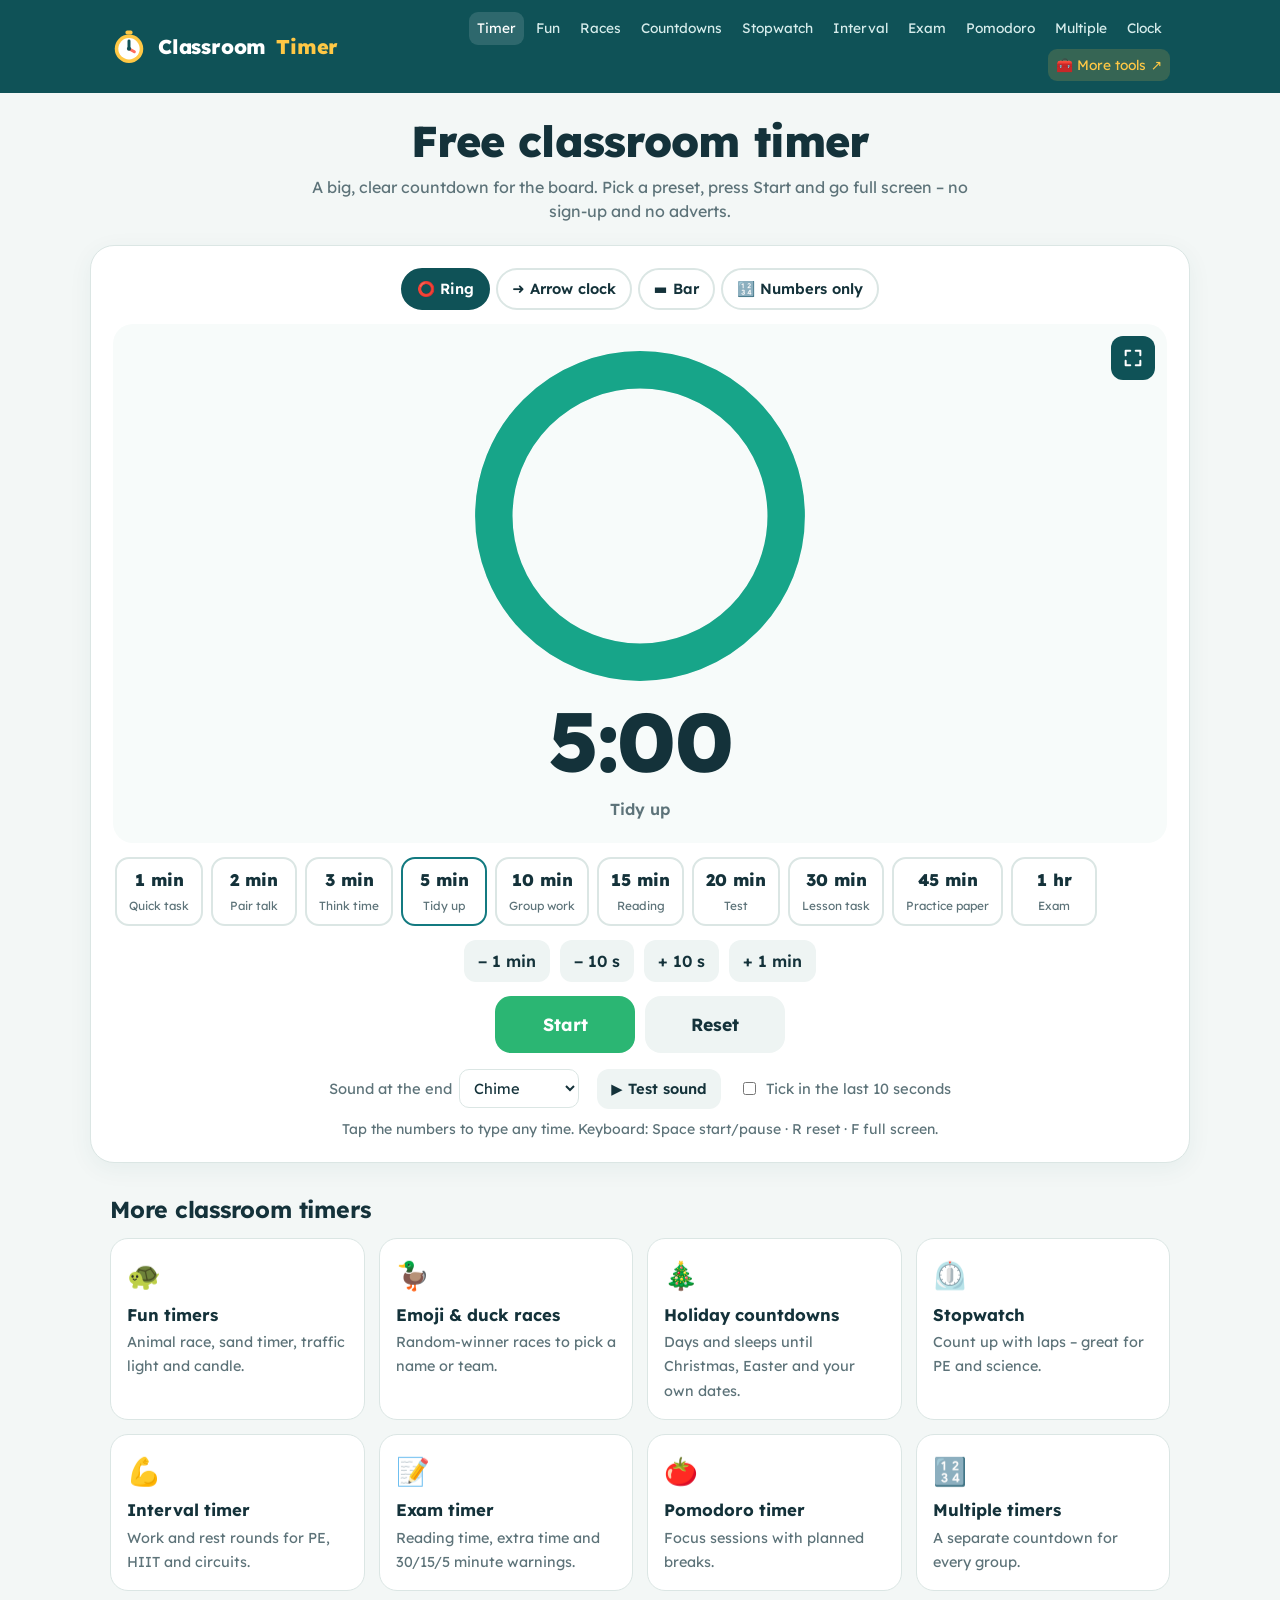
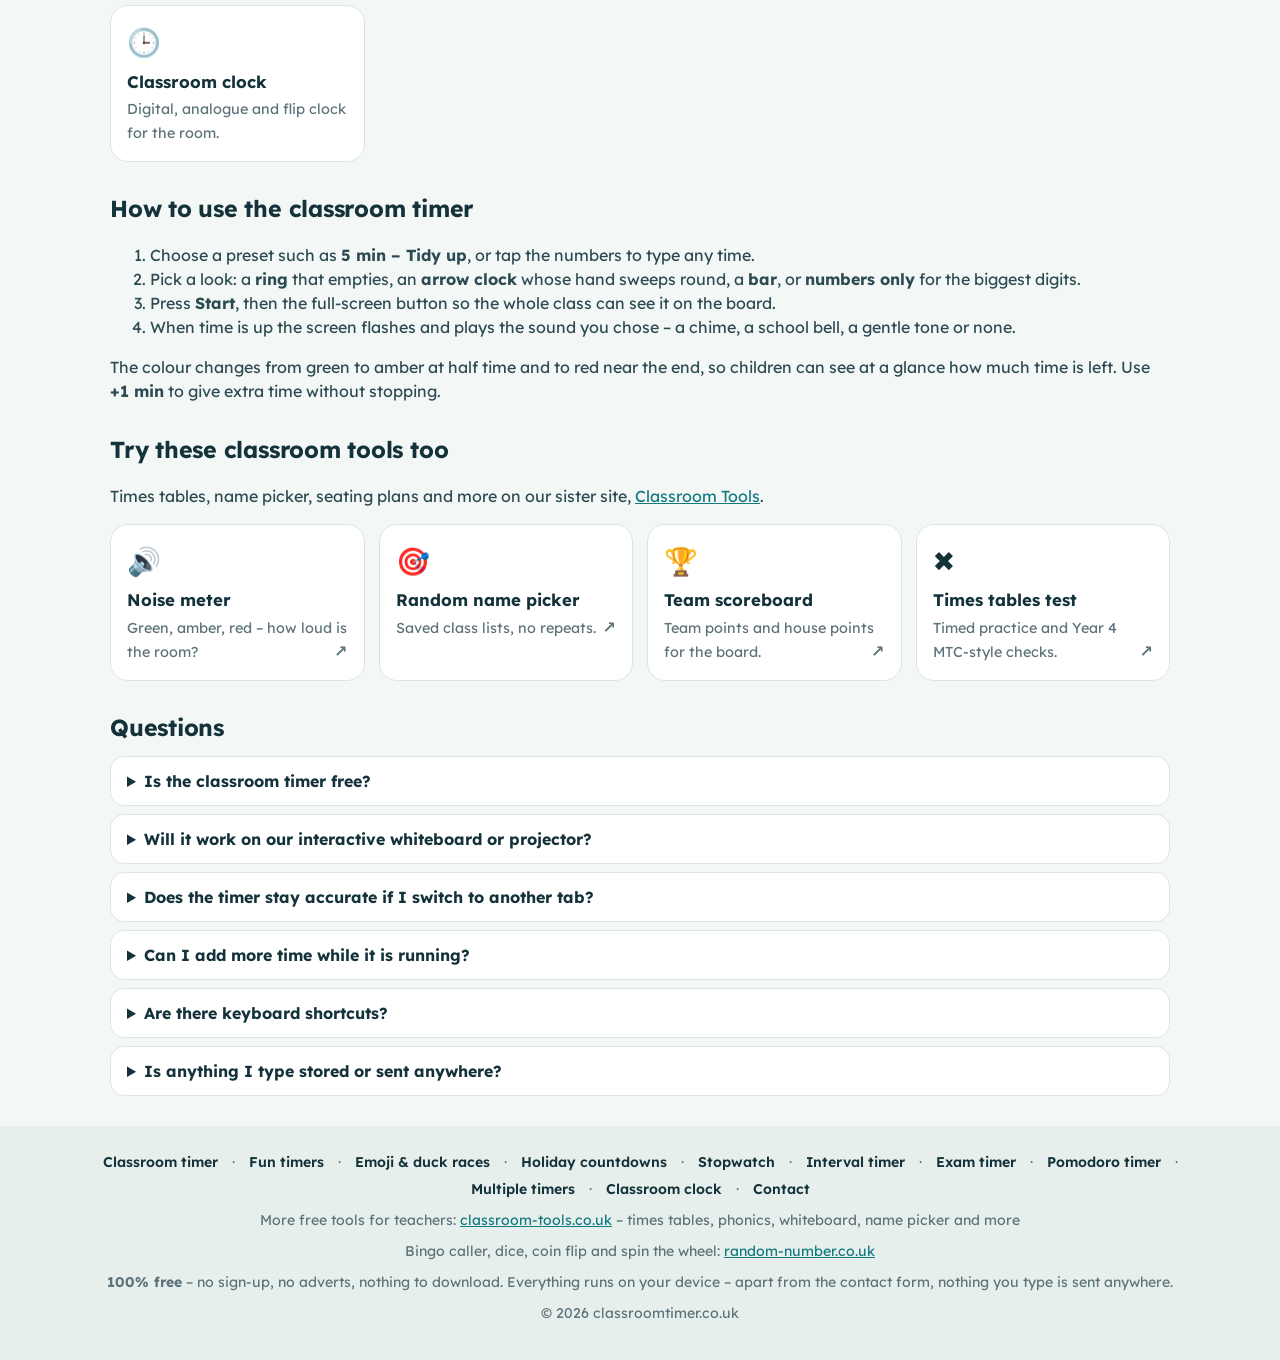
<file: index.html>
<!DOCTYPE html>
<html lang="en-GB">
<head>
<meta charset="utf-8">
<meta name="viewport" content="width=device-width, initial-scale=1">
<title>Classroom Timer – Free Online Class Timer &amp; Countdown for Teachers</title>
<meta name="description" content="Free classroom timer, class timer and teacher timer with big, clear numbers for the whiteboard. Presets from 1 minute to 1 hour, full screen, end-of-time sounds. No sign-up, no adverts.">
<link rel="canonical" href="https://classroomtimer.co.uk/">
<meta name="robots" content="index, follow">
<meta name="theme-color" content="#0F5257">
<link rel="icon" href="/favicon.svg?v=20261125" type="image/svg+xml">
<link rel="icon" href="/favicon-32.png?v=20261125" sizes="32x32" type="image/png">
<link rel="apple-touch-icon" href="/apple-touch-icon.png?v=20261125">
<meta property="og:type" content="website"><meta property="og:url" content="https://classroomtimer.co.uk/"><meta property="og:site_name" content="Classroom Timer">
<meta property="og:title" content="Classroom Timer – Free Online Class Timer &amp; Countdown for Teachers"><meta property="og:description" content="Free classroom timer, class timer and teacher timer with big, clear numbers for the whiteboard. Presets from 1 minute to 1 hour, full screen, end-of-time sounds. No sign-up, no adverts.">
<meta property="og:image" content="https://classroomtimer.co.uk/og-image.png?v=20261125"><meta property="og:image:width" content="1200"><meta property="og:image:height" content="630"><meta property="og:locale" content="en_GB">
<meta name="twitter:card" content="summary_large_image"><meta name="twitter:title" content="Classroom Timer – Free Online Class Timer &amp; Countdown for Teachers"><meta name="twitter:description" content="Free classroom timer, class timer and teacher timer with big, clear numbers for the whiteboard. Presets from 1 minute to 1 hour, full screen, end-of-time sounds. No sign-up, no adverts."><meta name="twitter:image" content="https://classroomtimer.co.uk/og-image.png?v=20261125">
<link rel="preconnect" href="https://fonts.googleapis.com"><link rel="preconnect" href="https://fonts.gstatic.com" crossorigin>
<link href="https://fonts.googleapis.com/css2?family=Lexend:wght@400;500;600;700;800&display=swap" rel="stylesheet">
<link rel="stylesheet" href="/site.css?v=20261125"><link rel="stylesheet" href="/visual.css?v=20261125">

<script type="application/ld+json">{"@context": "https://schema.org", "@graph": [{"@type": "WebSite", "name": "Classroom Timer", "url": "https://classroomtimer.co.uk/", "inLanguage": "en-GB"}, {"@type": "WebApplication", "name": "Free classroom timer", "url": "https://classroomtimer.co.uk/", "applicationCategory": "EducationalApplication", "operatingSystem": "Any (runs in your web browser)", "isAccessibleForFree": true, "inLanguage": "en-GB", "offers": {"@type": "Offer", "price": "0", "priceCurrency": "GBP"}}, {"@type": "FAQPage", "mainEntity": [{"@type": "Question", "name": "Is the classroom timer free?", "acceptedAnswer": {"@type": "Answer", "text": "Yes. Every timer on this site is completely free, with no sign-up, no download and no adverts."}}, {"@type": "Question", "name": "Will it work on our interactive whiteboard or projector?", "acceptedAnswer": {"@type": "Answer", "text": "Yes. It runs in any modern web browser. Press the full-screen button and the timer fills the screen with large, high-contrast numbers that are easy to read from the back of the room."}}, {"@type": "Question", "name": "Does the timer stay accurate if I switch to another tab?", "acceptedAnswer": {"@type": "Answer", "text": "Yes. The time left is worked out from the computer’s clock rather than by counting, so it stays correct even if you switch to slides or another tab. It also keeps the screen awake on devices that allow it."}}, {"@type": "Question", "name": "Can I add more time while it is running?", "acceptedAnswer": {"@type": "Answer", "text": "Yes – use the +1 min and +10 s buttons at any time. You can also pause and carry on."}}, {"@type": "Question", "name": "Are there keyboard shortcuts?", "acceptedAnswer": {"@type": "Answer", "text": "Space starts and pauses, R resets and F switches full screen on or off."}}, {"@type": "Question", "name": "Is anything I type stored or sent anywhere?", "acceptedAnswer": {"@type": "Answer", "text": "No. Everything runs on your device. Your last settings are remembered in your own browser only."}}]}]}</script>
</head>
<body data-page="home">
<header class="top"><div class="top-in">
  <a class="logo" href="/" aria-label="Classroom Timer – home"><svg viewBox="0 0 64 64" aria-hidden="true"><circle cx="32" cy="35" r="24" fill="#FFC845"/><circle cx="32" cy="35" r="18" fill="#fff"/>
<path d="M32 35 L32 22" stroke="#0F5257" stroke-width="5" stroke-linecap="round"/><path d="M32 35 L41 40" stroke="#FF6B5B" stroke-width="5" stroke-linecap="round"/>
<rect x="26" y="4" width="12" height="7" rx="3" fill="#FFC845"/><circle cx="32" cy="35" r="3.5" fill="#0F5257"/></svg>Classroom <span>Timer</span></a>
  <button class="menu-btn" type="button" aria-expanded="false" aria-controls="nav">☰ Menu</button>
  <nav class="nav" id="nav" aria-label="Timers"><a href="/" class="on" aria-current="page">Timer</a><a href="/fun-timers/">Fun</a><a href="/races/">Races</a><a href="/holiday-countdown/">Countdowns</a><a href="/stopwatch/">Stopwatch</a><a href="/interval-timer/">Interval</a><a href="/exam-timer/">Exam</a><a href="/pomodoro-timer/">Pomodoro</a><a href="/multiple-timers/">Multiple</a><a href="/clock/">Clock</a><a class="sister" href="https://classroom-tools.co.uk/">🧰 More tools ↗</a></nav>
</div></header>
<main>
<div class="hero"><h1>Free classroom timer</h1><p>A big, clear countdown for the board. Pick a preset, press Start and go full screen – no sign-up and no adverts.</p></div>
<section class="card" id="vt"></section>
</main>
<section class="info"><h2>More classroom timers</h2><div class="tools"><a class="tool" href="/fun-timers/"><i>🐢</i><b>Fun timers</b><span>Animal race, sand timer, traffic light and candle.</span></a><a class="tool" href="/races/"><i>🦆</i><b>Emoji & duck races</b><span>Random-winner races to pick a name or team.</span></a><a class="tool" href="/holiday-countdown/"><i>🎄</i><b>Holiday countdowns</b><span>Days and sleeps until Christmas, Easter and your own dates.</span></a><a class="tool" href="/stopwatch/"><i>⏲️</i><b>Stopwatch</b><span>Count up with laps – great for PE and science.</span></a><a class="tool" href="/interval-timer/"><i>💪</i><b>Interval timer</b><span>Work and rest rounds for PE, HIIT and circuits.</span></a><a class="tool" href="/exam-timer/"><i>📝</i><b>Exam timer</b><span>Reading time, extra time and 30/15/5 minute warnings.</span></a><a class="tool" href="/pomodoro-timer/"><i>🍅</i><b>Pomodoro timer</b><span>Focus sessions with planned breaks.</span></a><a class="tool" href="/multiple-timers/"><i>🔢</i><b>Multiple timers</b><span>A separate countdown for every group.</span></a><a class="tool" href="/clock/"><i>🕒</i><b>Classroom clock</b><span>Digital, analogue and flip clock for the room.</span></a></div>
  <h2>How to use the classroom timer</h2>
  <ol><li>Choose a preset such as <strong>5 min – Tidy up</strong>, or tap the numbers to type any time.</li>
  <li>Pick a look: a <strong>ring</strong> that empties, an <strong>arrow clock</strong> whose hand sweeps round, a <strong>bar</strong>, or <strong>numbers only</strong> for the biggest digits.</li>
  <li>Press <strong>Start</strong>, then the full-screen button so the whole class can see it on the board.</li>
  <li>When time is up the screen flashes and plays the sound you chose – a chime, a school bell, a gentle tone or none.</li></ol>
  <p>The colour changes from green to amber at half time and to red near the end, so children can see at a glance how much time is left. Use <strong>+1 min</strong> to give extra time without stopping.</p><h2>Try these classroom tools too</h2><p>Times tables, name picker, seating plans and more on our sister site, <a href="https://classroom-tools.co.uk/">Classroom Tools</a>.</p><div class="tools"><a class="tool ext" href="https://classroom-tools.co.uk/noise-meter/" target="_blank" rel="noopener"><i>🔊</i><b>Noise meter</b><span>Green, amber, red – how loud is the room?</span></a><a class="tool ext" href="https://classroom-tools.co.uk/random-name-picker/" target="_blank" rel="noopener"><i>🎯</i><b>Random name picker</b><span>Saved class lists, no repeats.</span></a><a class="tool ext" href="https://classroom-tools.co.uk/scoreboard/" target="_blank" rel="noopener"><i>🏆</i><b>Team scoreboard</b><span>Team points and house points for the board.</span></a><a class="tool ext" href="https://classroom-tools.co.uk/times-tables-test/" target="_blank" rel="noopener"><i>✖️</i><b>Times tables test</b><span>Timed practice and Year 4 MTC-style checks.</span></a></div><h2>Questions</h2><details><summary>Is the classroom timer free?</summary><p>Yes. Every timer on this site is completely free, with no sign-up, no download and no adverts.</p></details><details><summary>Will it work on our interactive whiteboard or projector?</summary><p>Yes. It runs in any modern web browser. Press the full-screen button and the timer fills the screen with large, high-contrast numbers that are easy to read from the back of the room.</p></details><details><summary>Does the timer stay accurate if I switch to another tab?</summary><p>Yes. The time left is worked out from the computer’s clock rather than by counting, so it stays correct even if you switch to slides or another tab. It also keeps the screen awake on devices that allow it.</p></details><details><summary>Can I add more time while it is running?</summary><p>Yes – use the +1 min and +10 s buttons at any time. You can also pause and carry on.</p></details><details><summary>Are there keyboard shortcuts?</summary><p>Space starts and pauses, R resets and F switches full screen on or off.</p></details><details><summary>Is anything I type stored or sent anywhere?</summary><p>No. Everything runs on your device. Your last settings are remembered in your own browser only.</p></details></section>
<footer><div class="foot-in">
  <div class="foot-links"><a href="/">Classroom timer</a> · <a href="/fun-timers/">Fun timers</a> · <a href="/races/">Emoji & duck races</a> · <a href="/holiday-countdown/">Holiday countdowns</a> · <a href="/stopwatch/">Stopwatch</a> · <a href="/interval-timer/">Interval timer</a> · <a href="/exam-timer/">Exam timer</a> · <a href="/pomodoro-timer/">Pomodoro timer</a> · <a href="/multiple-timers/">Multiple timers</a> · <a href="/clock/">Classroom clock</a> · <a href="/contact/">Contact</a></div>
  <div>More free tools for teachers: <a href="https://classroom-tools.co.uk/">classroom-tools.co.uk</a> – times tables, phonics, whiteboard, name picker and more</div>
  <div>Bingo caller, dice, coin flip and spin the wheel: <a href="https://random-number.co.uk/">random-number.co.uk</a></div>
  <div><strong>100% free</strong> – no sign-up, no adverts, nothing to download. Everything runs on your device – apart from the contact form, nothing you type is sent anywhere.</div>
  <div>© 2026 classroomtimer.co.uk</div>
</div></footer>
<script>window.VT={styles:['ring','arrow','bar','digits'],def:'ring',key:'home'};</script><script src="/common.js?v=20261125"></script><script src="/visual.js?v=20261125"></script>
<script data-goatcounter="https://classroomtimer.goatcounter.com/count" async src="//gc.zgo.at/count.js"></script>
</body>
</html>
</file>
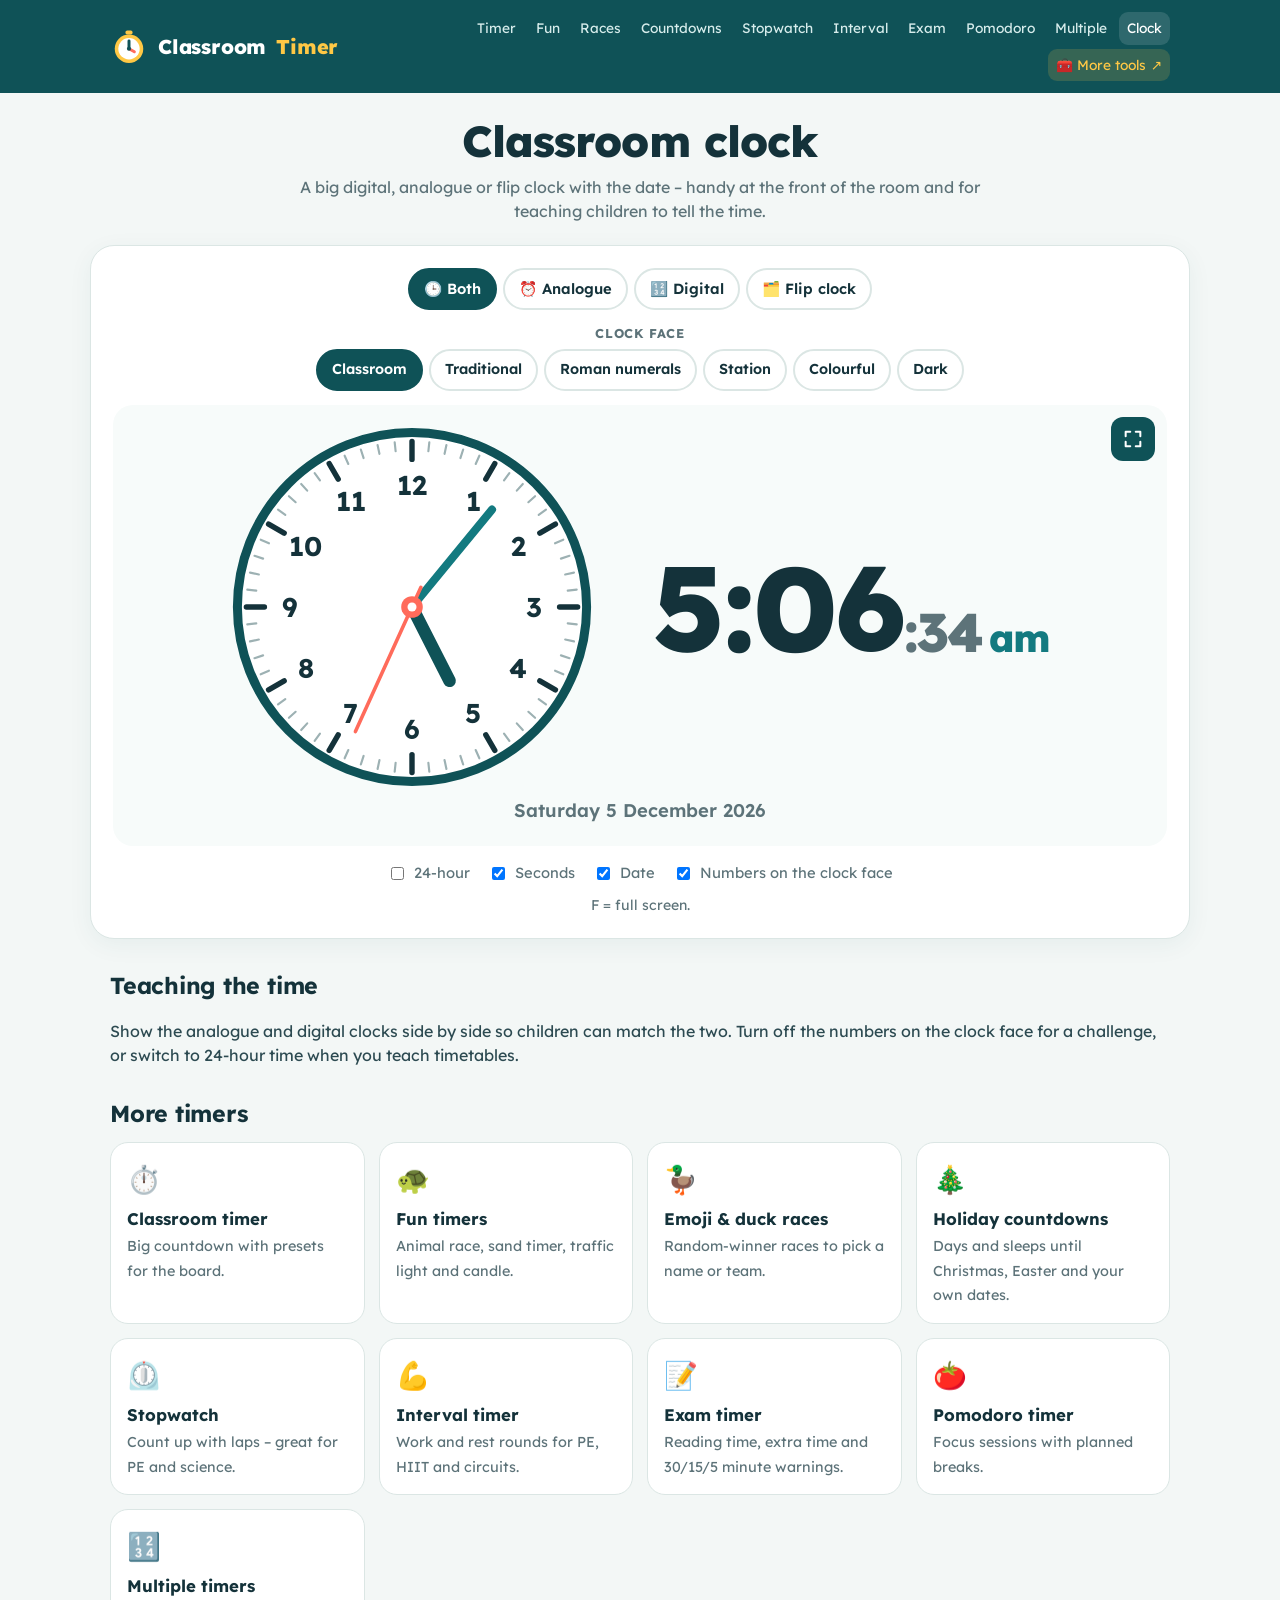
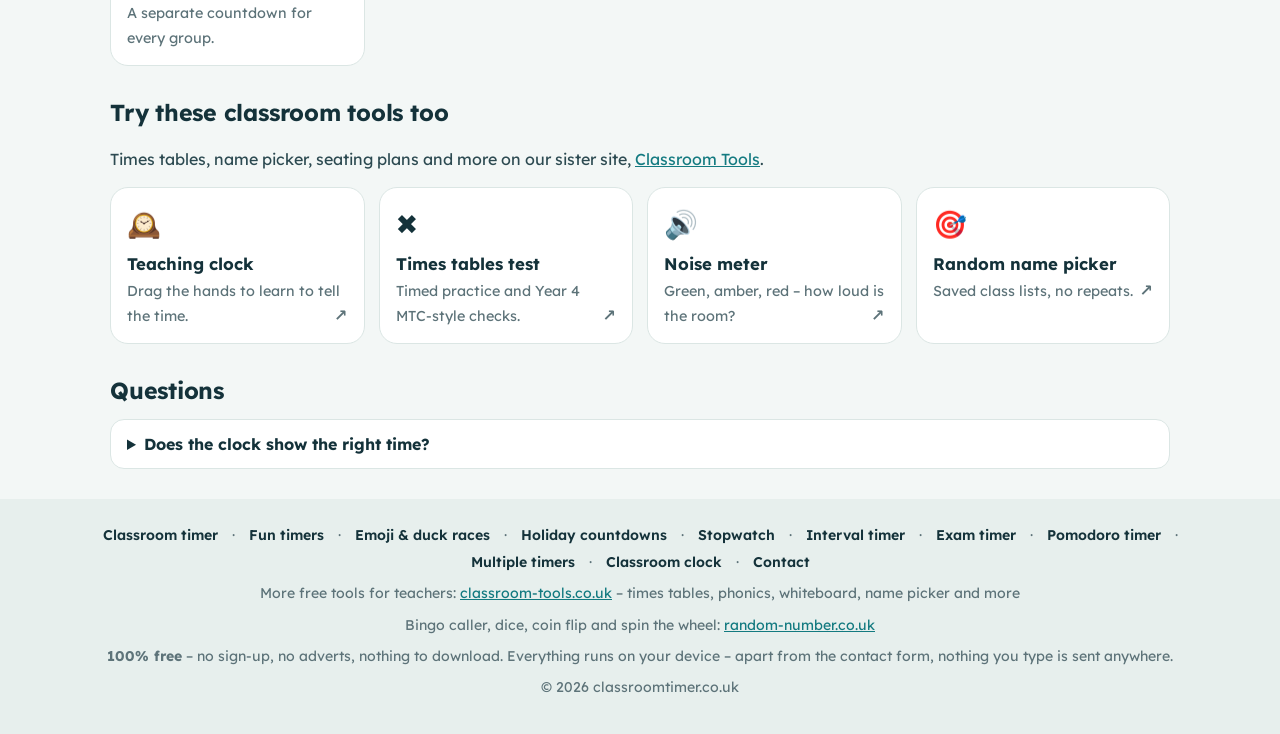
<file: clock/index.html>
<!DOCTYPE html>
<html lang="en-GB">
<head>
<meta charset="utf-8">
<meta name="viewport" content="width=device-width, initial-scale=1">
<title>Classroom Clock – Big Digital, Analogue &amp; Flip Clock</title>
<meta name="description" content="Free big classroom clock for the board: digital, analogue, both side by side, or a flip clock – with the date, 12 or 24-hour time and seconds. Full screen.">
<link rel="canonical" href="https://classroomtimer.co.uk/clock/">
<meta name="robots" content="index, follow">
<meta name="theme-color" content="#0F5257">
<link rel="icon" href="/favicon.svg?v=20261125" type="image/svg+xml">
<link rel="icon" href="/favicon-32.png?v=20261125" sizes="32x32" type="image/png">
<link rel="apple-touch-icon" href="/apple-touch-icon.png?v=20261125">
<meta property="og:type" content="website"><meta property="og:url" content="https://classroomtimer.co.uk/clock/"><meta property="og:site_name" content="Classroom Timer">
<meta property="og:title" content="Classroom Clock – Big Digital, Analogue &amp; Flip Clock"><meta property="og:description" content="Free big classroom clock for the board: digital, analogue, both side by side, or a flip clock – with the date, 12 or 24-hour time and seconds. Full screen.">
<meta property="og:image" content="https://classroomtimer.co.uk/og-image.png?v=20261125"><meta property="og:image:width" content="1200"><meta property="og:image:height" content="630"><meta property="og:locale" content="en_GB">
<meta name="twitter:card" content="summary_large_image"><meta name="twitter:title" content="Classroom Clock – Big Digital, Analogue &amp; Flip Clock"><meta name="twitter:description" content="Free big classroom clock for the board: digital, analogue, both side by side, or a flip clock – with the date, 12 or 24-hour time and seconds. Full screen."><meta name="twitter:image" content="https://classroomtimer.co.uk/og-image.png?v=20261125">
<link rel="preconnect" href="https://fonts.googleapis.com"><link rel="preconnect" href="https://fonts.gstatic.com" crossorigin>
<link href="https://fonts.googleapis.com/css2?family=Lexend:wght@400;500;600;700;800&display=swap" rel="stylesheet">
<link rel="stylesheet" href="/site.css?v=20261125">
<style>.ck .stage{min-height:420px}
  .ck .row{display:flex;gap:6%;align-items:center;justify-content:center;width:100%;flex-wrap:wrap}
  #cFace{width:min(360px,78vw);height:auto}.cnums text{font-family:Lexend,sans-serif;font-weight:700;font-size:15px;fill:#14323a}
  .cklab{margin:4px 0 6px;text-align:center;font-size:.8rem;font-weight:700;text-transform:uppercase;letter-spacing:.06em;color:var(--muted)}
  #cFaces button{font-size:.9rem}
  .cnums.trad text{font-family:Georgia,'Times New Roman',serif;font-size:19px;fill:#111}
  .cnums.roman text{font-family:Georgia,'Times New Roman',serif;font-size:13px;font-weight:400;fill:#2b2418;letter-spacing:-.5px}
  .cnums.station text{font-family:Arial,Helvetica,sans-serif;font-size:12px;fill:#111}
  .cnums.colour text{font-size:13px;fill:#fff}.cnums.colour .mins text{font-size:7.5px;fill:#fff;font-weight:800}
  .cnums.dark text{fill:#f2f2f2}
  #cDigital{font-size:clamp(3.4rem,13vw,7.5rem);font-weight:800;font-variant-numeric:tabular-nums;line-height:1;letter-spacing:-.02em}
  #cDigital small{font-size:.45em;color:var(--muted)}#cDigital em{font-style:normal;font-size:.32em;color:var(--brand2);margin-left:.2em}
  #cDate{font-weight:600;color:var(--muted);font-size:1.15rem;text-align:center}
  .ck .stage[data-mode=digital] #cFace{display:none}.ck .stage[data-mode=analogue] #cDigital{display:none}
  #cFlip{display:none;align-items:center;gap:10px}
  .ck .stage[data-mode=flip] #cFace,.ck .stage[data-mode=flip] #cDigital{display:none}.ck .stage[data-mode=flip] #cFlip{display:flex}
  .ck .stage[data-mode=flip]{background:#1d2328}.ck .stage[data-mode=flip] #cDate{color:#c9d3d6}
  .fd{position:relative;display:block;width:clamp(56px,11vw,120px);height:clamp(84px,16vw,176px);border-radius:12px;perspective:600px;
    color:#f4f1e8;font-weight:800;font-size:clamp(3.4rem,11vw,8rem);box-shadow:0 8px 18px rgba(0,0,0,.45)}
  .fd .h{position:absolute;left:0;right:0;height:50%;overflow:hidden;backface-visibility:hidden}
  .fd .h b{position:absolute;left:0;right:0;height:200%;display:grid;place-items:center;font-variant-numeric:tabular-nums;line-height:1}
  .fd .up,.fd .fu{top:0;border-radius:12px 12px 0 0;background:linear-gradient(#323b40,#272e33);transform-origin:50% 100%}
  .fd .dn,.fd .fb{bottom:0;border-radius:0 0 12px 12px;background:linear-gradient(#22292d,#1b2125);transform-origin:50% 0}
  .fd .up b,.fd .fu b{top:0}.fd .dn b,.fd .fb b{top:-100%}
  .fd .up,.fd .fu{border-bottom:1px solid #0c1012}.fd .dn,.fd .fb{border-top:1px solid #0c1012}
  .fd .fu,.fd .fb{display:none;z-index:2}
  .fd.flip .fu{display:block;animation:flapTop .26s ease-in forwards}
  .fd.flip .fb{display:block;transform:rotateX(90deg);animation:flapBot .26s .26s ease-out forwards}
  .fd.flip .dn{filter:brightness(.75)}
  @keyframes flapTop{from{transform:rotateX(0);filter:brightness(1)}to{transform:rotateX(-90deg);filter:brightness(.55)}}
  @keyframes flapBot{from{transform:rotateX(90deg);filter:brightness(1.4)}to{transform:rotateX(0);filter:brightness(1)}}
  .fd::after{content:"";position:absolute;left:0;right:0;top:calc(50% - 1px);height:2px;z-index:3;background:#0c1012;pointer-events:none}
  #cFlip .sep{font-style:normal;color:#f4f1e8;font-size:clamp(2.4rem,8vw,6rem);font-weight:800;margin:0 2px}
  #cFlip em{font-style:normal;color:#ffc845;font-weight:800;font-size:clamp(1rem,3vw,2rem);margin-left:8px;align-self:flex-end;padding-bottom:12px}
  .stage:fullscreen .fd,.stage.fake-fs .fd{width:min(13vw,24vh);height:min(19.5vw,36vh);font-size:min(14vw,27vh)}
  .stage:fullscreen #cFlip .sep,.stage.fake-fs #cFlip .sep{font-size:min(9vw,18vh)}
  .stage:fullscreen .row,.stage.fake-fs .row{flex-wrap:nowrap}
  .stage:fullscreen #cFace,.stage.fake-fs #cFace{width:min(72vh,44vw)}
  .stage:fullscreen[data-mode=both] #cDigital,.stage.fake-fs[data-mode=both] #cDigital{font-size:min(17vh,8.5vw)}
  @media (max-aspect-ratio:1/1){ .stage:fullscreen .row,.stage.fake-fs .row{flex-wrap:wrap} .stage:fullscreen #cFace,.stage.fake-fs #cFace{width:min(50vh,80vw)} }
  .stage:fullscreen[data-mode=analogue] #cFace,.stage.fake-fs[data-mode=analogue] #cFace{width:min(86vh,86vw)}
  .stage:fullscreen #cDigital,.stage.fake-fs #cDigital{font-size:clamp(5rem,20vh,16rem)}
  .stage:fullscreen[data-mode=digital] #cDigital,.stage.fake-fs[data-mode=digital] #cDigital{font-size:clamp(6rem,30vh,26rem)}
  .stage:fullscreen #cDate,.stage.fake-fs #cDate{font-size:clamp(1.4rem,4vh,2.6rem)}</style>
<script type="application/ld+json">{"@context": "https://schema.org", "@graph": [{"@type": "WebApplication", "name": "Classroom clock", "url": "https://classroomtimer.co.uk/clock/", "applicationCategory": "EducationalApplication", "operatingSystem": "Any (runs in your web browser)", "isAccessibleForFree": true, "inLanguage": "en-GB", "offers": {"@type": "Offer", "price": "0", "priceCurrency": "GBP"}}, {"@type": "FAQPage", "mainEntity": [{"@type": "Question", "name": "Does the clock show the right time?", "acceptedAnswer": {"@type": "Answer", "text": "It shows the time set on your computer or tablet, which is normally kept accurate automatically."}}]}, {"@type": "BreadcrumbList", "itemListElement": [{"@type": "ListItem", "position": 1, "name": "Classroom Timer", "item": "https://classroomtimer.co.uk/"}, {"@type": "ListItem", "position": 2, "name": "Classroom clock", "item": "https://classroomtimer.co.uk/clock/"}]}]}</script>
</head>
<body data-page="clock">
<header class="top"><div class="top-in">
  <a class="logo" href="/" aria-label="Classroom Timer – home"><svg viewBox="0 0 64 64" aria-hidden="true"><circle cx="32" cy="35" r="24" fill="#FFC845"/><circle cx="32" cy="35" r="18" fill="#fff"/>
<path d="M32 35 L32 22" stroke="#0F5257" stroke-width="5" stroke-linecap="round"/><path d="M32 35 L41 40" stroke="#FF6B5B" stroke-width="5" stroke-linecap="round"/>
<rect x="26" y="4" width="12" height="7" rx="3" fill="#FFC845"/><circle cx="32" cy="35" r="3.5" fill="#0F5257"/></svg>Classroom <span>Timer</span></a>
  <button class="menu-btn" type="button" aria-expanded="false" aria-controls="nav">☰ Menu</button>
  <nav class="nav" id="nav" aria-label="Timers"><a href="/">Timer</a><a href="/fun-timers/">Fun</a><a href="/races/">Races</a><a href="/holiday-countdown/">Countdowns</a><a href="/stopwatch/">Stopwatch</a><a href="/interval-timer/">Interval</a><a href="/exam-timer/">Exam</a><a href="/pomodoro-timer/">Pomodoro</a><a href="/multiple-timers/">Multiple</a><a href="/clock/" class="on" aria-current="page">Clock</a><a class="sister" href="https://classroom-tools.co.uk/">🧰 More tools ↗</a></nav>
</div></header>
<main>
<div class="hero"><h1>Classroom clock</h1><p>A big digital, analogue or flip clock with the date – handy at the front of the room and for teaching children to tell the time.</p></div>
<section class="card ck"><div class="chips" id="cModes"><button type="button" data-m="both">🕒 Both</button><button type="button" data-m="analogue">⏰ Analogue</button><button type="button" data-m="digital">🔢 Digital</button><button type="button" data-m="flip">🗂️ Flip clock</button></div>
    <div id="cFaceRow"><p class="cklab">Clock face</p><div class="chips" id="cFaces"></div></div>
    <div class="stage" id="stage"><button class="fs-btn" id="fsBtn" type="button"></button><div class="row"><svg id="cFace" viewBox="0 0 200 200" role="img" aria-label="Analogue clock"></svg><div id="cDigital"></div><div id="cFlip"></div></div><div id="cDate"></div></div>
    <div class="opts"><label><input type="checkbox" id="cH24"> 24-hour</label><label><input type="checkbox" id="cSecs"> Seconds</label><label><input type="checkbox" id="cDateOn"> Date</label><label><input type="checkbox" id="cNumsOn"> Numbers on the clock face</label></div>
    <p class="hint">F = full screen.</p></section>
</main>
<section class="info"><h2>Teaching the time</h2>
  <p>Show the analogue and digital clocks side by side so children can match the two. Turn off the numbers on the clock face for a challenge, or switch to 24-hour time when you teach timetables.</p>
  <h2>More timers</h2><div class="tools"><a class="tool" href="/"><i>⏱️</i><b>Classroom timer</b><span>Big countdown with presets for the board.</span></a><a class="tool" href="/fun-timers/"><i>🐢</i><b>Fun timers</b><span>Animal race, sand timer, traffic light and candle.</span></a><a class="tool" href="/races/"><i>🦆</i><b>Emoji & duck races</b><span>Random-winner races to pick a name or team.</span></a><a class="tool" href="/holiday-countdown/"><i>🎄</i><b>Holiday countdowns</b><span>Days and sleeps until Christmas, Easter and your own dates.</span></a><a class="tool" href="/stopwatch/"><i>⏲️</i><b>Stopwatch</b><span>Count up with laps – great for PE and science.</span></a><a class="tool" href="/interval-timer/"><i>💪</i><b>Interval timer</b><span>Work and rest rounds for PE, HIIT and circuits.</span></a><a class="tool" href="/exam-timer/"><i>📝</i><b>Exam timer</b><span>Reading time, extra time and 30/15/5 minute warnings.</span></a><a class="tool" href="/pomodoro-timer/"><i>🍅</i><b>Pomodoro timer</b><span>Focus sessions with planned breaks.</span></a><a class="tool" href="/multiple-timers/"><i>🔢</i><b>Multiple timers</b><span>A separate countdown for every group.</span></a></div><h2>Try these classroom tools too</h2><p>Times tables, name picker, seating plans and more on our sister site, <a href="https://classroom-tools.co.uk/">Classroom Tools</a>.</p><div class="tools"><a class="tool ext" href="https://classroom-tools.co.uk/teaching-clock/" target="_blank" rel="noopener"><i>🕰️</i><b>Teaching clock</b><span>Drag the hands to learn to tell the time.</span></a><a class="tool ext" href="https://classroom-tools.co.uk/times-tables-test/" target="_blank" rel="noopener"><i>✖️</i><b>Times tables test</b><span>Timed practice and Year 4 MTC-style checks.</span></a><a class="tool ext" href="https://classroom-tools.co.uk/noise-meter/" target="_blank" rel="noopener"><i>🔊</i><b>Noise meter</b><span>Green, amber, red – how loud is the room?</span></a><a class="tool ext" href="https://classroom-tools.co.uk/random-name-picker/" target="_blank" rel="noopener"><i>🎯</i><b>Random name picker</b><span>Saved class lists, no repeats.</span></a></div><h2>Questions</h2><details><summary>Does the clock show the right time?</summary><p>It shows the time set on your computer or tablet, which is normally kept accurate automatically.</p></details></section>
<footer><div class="foot-in">
  <div class="foot-links"><a href="/">Classroom timer</a> · <a href="/fun-timers/">Fun timers</a> · <a href="/races/">Emoji & duck races</a> · <a href="/holiday-countdown/">Holiday countdowns</a> · <a href="/stopwatch/">Stopwatch</a> · <a href="/interval-timer/">Interval timer</a> · <a href="/exam-timer/">Exam timer</a> · <a href="/pomodoro-timer/">Pomodoro timer</a> · <a href="/multiple-timers/">Multiple timers</a> · <a href="/clock/">Classroom clock</a> · <a href="/contact/">Contact</a></div>
  <div>More free tools for teachers: <a href="https://classroom-tools.co.uk/">classroom-tools.co.uk</a> – times tables, phonics, whiteboard, name picker and more</div>
  <div>Bingo caller, dice, coin flip and spin the wheel: <a href="https://random-number.co.uk/">random-number.co.uk</a></div>
  <div><strong>100% free</strong> – no sign-up, no adverts, nothing to download. Everything runs on your device – apart from the contact form, nothing you type is sent anywhere.</div>
  <div>© 2026 classroomtimer.co.uk</div>
</div></footer>
<script src="/common.js?v=20261125"></script><script src="/pages/clock.js?v=20261125"></script>
<script data-goatcounter="https://classroomtimer.goatcounter.com/count" async src="//gc.zgo.at/count.js"></script>
</body>
</html>
</file>
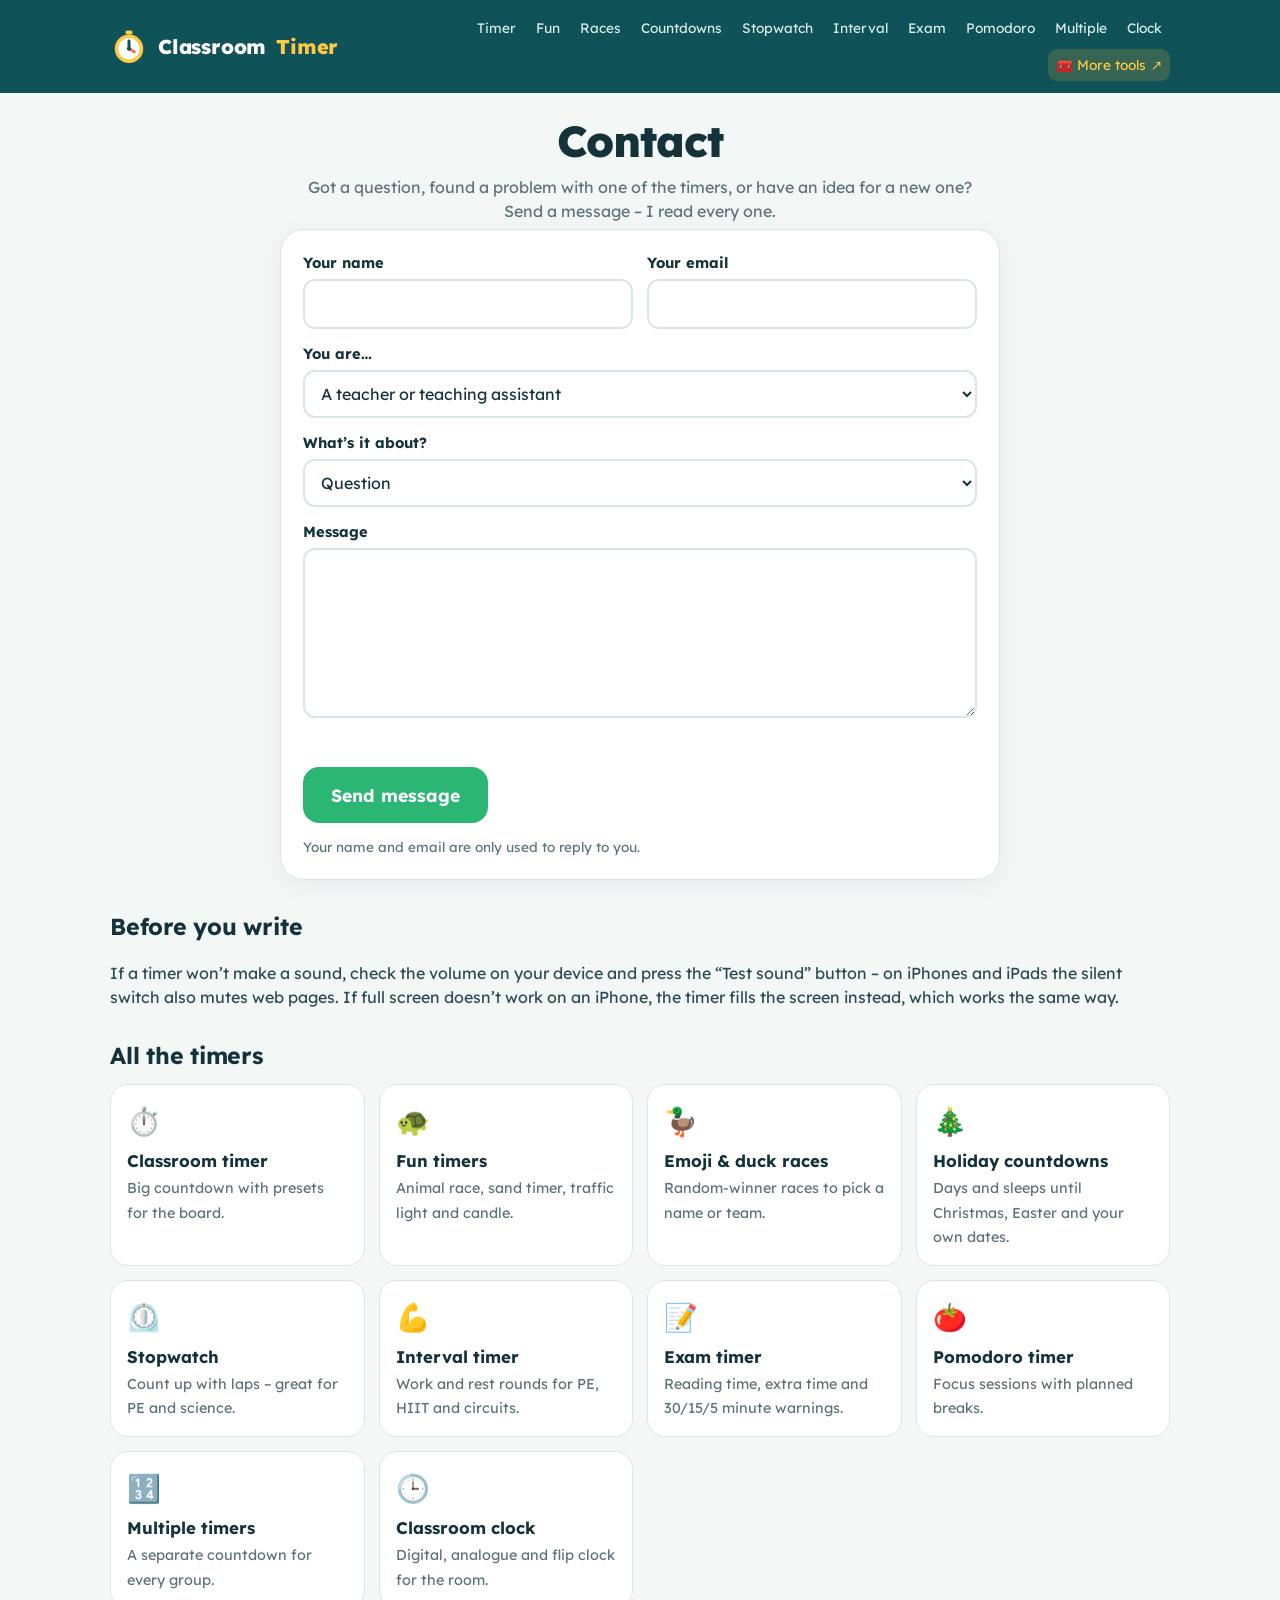
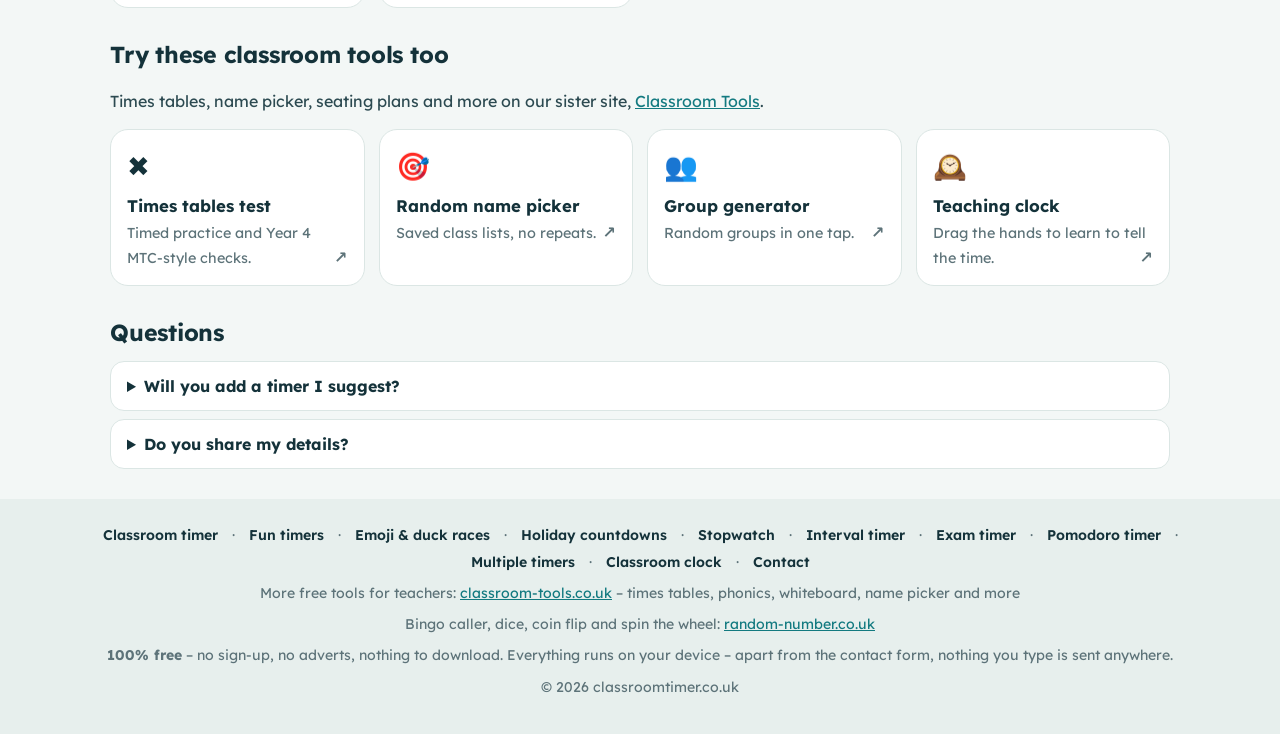
<file: contact/index.html>
<!DOCTYPE html>
<html lang="en-GB">
<head>
<meta charset="utf-8">
<meta name="viewport" content="width=device-width, initial-scale=1">
<title>Contact Classroom Timer – Questions, Problems and Ideas</title>
<meta name="description" content="Get in touch with Classroom Timer: ask a question, report a problem with a timer or suggest a new one for your classroom.">
<link rel="canonical" href="https://classroomtimer.co.uk/contact/">
<meta name="robots" content="index, follow">
<meta name="theme-color" content="#0F5257">
<link rel="icon" href="/favicon.svg?v=20261125" type="image/svg+xml">
<link rel="icon" href="/favicon-32.png?v=20261125" sizes="32x32" type="image/png">
<link rel="apple-touch-icon" href="/apple-touch-icon.png?v=20261125">
<meta property="og:type" content="website"><meta property="og:url" content="https://classroomtimer.co.uk/contact/"><meta property="og:site_name" content="Classroom Timer">
<meta property="og:title" content="Contact Classroom Timer – Questions, Problems and Ideas"><meta property="og:description" content="Get in touch with Classroom Timer: ask a question, report a problem with a timer or suggest a new one for your classroom.">
<meta property="og:image" content="https://classroomtimer.co.uk/og-image.png?v=20261125"><meta property="og:image:width" content="1200"><meta property="og:image:height" content="630"><meta property="og:locale" content="en_GB">
<meta name="twitter:card" content="summary_large_image"><meta name="twitter:title" content="Contact Classroom Timer – Questions, Problems and Ideas"><meta name="twitter:description" content="Get in touch with Classroom Timer: ask a question, report a problem with a timer or suggest a new one for your classroom."><meta name="twitter:image" content="https://classroomtimer.co.uk/og-image.png?v=20261125">
<link rel="preconnect" href="https://fonts.googleapis.com"><link rel="preconnect" href="https://fonts.gstatic.com" crossorigin>
<link href="https://fonts.googleapis.com/css2?family=Lexend:wght@400;500;600;700;800&display=swap" rel="stylesheet">
<link rel="stylesheet" href="/site.css?v=20261125">
<style>.contact-card{max-width:720px;margin:0 auto}
  .contact-form{display:flex;flex-direction:column;gap:14px}
  .contact-form .row{display:grid;grid-template-columns:1fr 1fr;gap:14px}
  @media (max-width:600px){.contact-form .row{grid-template-columns:1fr}}
  .contact-form label{display:block;font-weight:700;font-size:.92rem;margin-bottom:5px;color:var(--ink)}
  .contact-form input,.contact-form select,.contact-form textarea{width:100%;box-sizing:border-box;font:inherit;font-size:1rem;padding:11px 12px;border:2px solid var(--line);border-radius:12px;background:#fff;color:var(--ink)}
  .contact-form input:focus,.contact-form select:focus,.contact-form textarea:focus{outline:none;border-color:var(--brand2)}
  .contact-form textarea{resize:vertical;min-height:130px}
  .contact-form .btn{align-self:flex-start}
  .hp{position:absolute;left:-9999px;width:1px;height:1px;overflow:hidden}
  .cf-error{color:#c2412f;font-weight:600;font-size:.9rem;min-height:1em;margin:0}
  .cf-note{color:var(--muted);font-size:.85rem;margin:0}
  .cf-done{background:#e6f6ee;border-radius:16px;padding:22px}.cf-done h2{margin-top:0;font-size:1.3rem}
  .contact-addr{color:var(--muted);text-align:center;margin:18px 0 0}</style>
<script type="application/ld+json">{"@context": "https://schema.org", "@graph": [{"@type": "WebApplication", "name": "Contact", "url": "https://classroomtimer.co.uk/contact/", "applicationCategory": "EducationalApplication", "operatingSystem": "Any (runs in your web browser)", "isAccessibleForFree": true, "inLanguage": "en-GB", "offers": {"@type": "Offer", "price": "0", "priceCurrency": "GBP"}}, {"@type": "FAQPage", "mainEntity": [{"@type": "Question", "name": "Will you add a timer I suggest?", "acceptedAnswer": {"@type": "Answer", "text": "Quite possibly – many of the timers on the site started as ideas from teachers. Use the form and choose “Idea for a new timer”."}}, {"@type": "Question", "name": "Do you share my details?", "acceptedAnswer": {"@type": "Answer", "text": "No. Your name and email are only used to reply to your message."}}]}, {"@type": "BreadcrumbList", "itemListElement": [{"@type": "ListItem", "position": 1, "name": "Classroom Timer", "item": "https://classroomtimer.co.uk/"}, {"@type": "ListItem", "position": 2, "name": "Contact", "item": "https://classroomtimer.co.uk/contact/"}]}]}</script>
</head>
<body data-page="contact">
<header class="top"><div class="top-in">
  <a class="logo" href="/" aria-label="Classroom Timer – home"><svg viewBox="0 0 64 64" aria-hidden="true"><circle cx="32" cy="35" r="24" fill="#FFC845"/><circle cx="32" cy="35" r="18" fill="#fff"/>
<path d="M32 35 L32 22" stroke="#0F5257" stroke-width="5" stroke-linecap="round"/><path d="M32 35 L41 40" stroke="#FF6B5B" stroke-width="5" stroke-linecap="round"/>
<rect x="26" y="4" width="12" height="7" rx="3" fill="#FFC845"/><circle cx="32" cy="35" r="3.5" fill="#0F5257"/></svg>Classroom <span>Timer</span></a>
  <button class="menu-btn" type="button" aria-expanded="false" aria-controls="nav">☰ Menu</button>
  <nav class="nav" id="nav" aria-label="Timers"><a href="/">Timer</a><a href="/fun-timers/">Fun</a><a href="/races/">Races</a><a href="/holiday-countdown/">Countdowns</a><a href="/stopwatch/">Stopwatch</a><a href="/interval-timer/">Interval</a><a href="/exam-timer/">Exam</a><a href="/pomodoro-timer/">Pomodoro</a><a href="/multiple-timers/">Multiple</a><a href="/clock/">Clock</a><a class="sister" href="https://classroom-tools.co.uk/">🧰 More tools ↗</a></nav>
</div></header>
<main>
<div class="hero"><h1>Contact</h1><p>Got a question, found a problem with one of the timers, or have an idea for a new one? Send a message – I read every one.</p></div>
<section class="card contact-card">
    <form class="contact-form" id="contactForm" name="contact" method="POST" action="/contact/" data-netlify="true" netlify-honeypot="bot-field">
      <input type="hidden" name="form-name" value="contact">
      <p class="hp"><label>Leave this empty: <input name="bot-field" tabindex="-1" autocomplete="off"></label></p>
      <div class="row"><div><label for="cfName">Your name</label><input type="text" id="cfName" name="name" required maxlength="100" autocomplete="name"></div>
        <div><label for="cfEmail">Your email</label><input type="email" id="cfEmail" name="email" required maxlength="200" autocomplete="email"></div></div>
      <div><label for="cfRole">You are…</label><select id="cfRole" name="role"><option>A teacher or teaching assistant</option><option>A parent or carer</option><option>A tutor or coach</option><option>Something else</option></select></div>
      <div><label for="cfTopic">What’s it about?</label><select id="cfTopic" name="topic"><option>Question</option><option>Problem with a timer</option><option>Idea for a new timer</option><option>Something else</option></select></div>
      <div><label for="cfMsg">Message</label><textarea id="cfMsg" name="message" rows="6" required maxlength="5000"></textarea></div>
      <p class="cf-error" id="cfError" role="alert"></p>
      <button class="btn go" type="submit" id="cfBtn" style="min-width:0">Send message</button>
      <p class="cf-note">Your name and email are only used to reply to you.</p>
    </form>
    <div class="cf-done" id="cfDone" hidden><h2>✅ Thanks – your message has been sent!</h2>
      <p>I read every message and will get back to you within 2–3 working days.</p>
      <button class="small-btn" type="button" id="cfAgain">Send another message</button></div>
  </section>
</main>
<section class="info"><h2>Before you write</h2>
  <p>If a timer won’t make a sound, check the volume on your device and press the “Test sound” button – on iPhones and iPads the silent switch also mutes web pages. If full screen doesn’t work on an iPhone, the timer fills the screen instead, which works the same way.</p>
  <h2>All the timers</h2><div class="tools"><a class="tool" href="/"><i>⏱️</i><b>Classroom timer</b><span>Big countdown with presets for the board.</span></a><a class="tool" href="/fun-timers/"><i>🐢</i><b>Fun timers</b><span>Animal race, sand timer, traffic light and candle.</span></a><a class="tool" href="/races/"><i>🦆</i><b>Emoji & duck races</b><span>Random-winner races to pick a name or team.</span></a><a class="tool" href="/holiday-countdown/"><i>🎄</i><b>Holiday countdowns</b><span>Days and sleeps until Christmas, Easter and your own dates.</span></a><a class="tool" href="/stopwatch/"><i>⏲️</i><b>Stopwatch</b><span>Count up with laps – great for PE and science.</span></a><a class="tool" href="/interval-timer/"><i>💪</i><b>Interval timer</b><span>Work and rest rounds for PE, HIIT and circuits.</span></a><a class="tool" href="/exam-timer/"><i>📝</i><b>Exam timer</b><span>Reading time, extra time and 30/15/5 minute warnings.</span></a><a class="tool" href="/pomodoro-timer/"><i>🍅</i><b>Pomodoro timer</b><span>Focus sessions with planned breaks.</span></a><a class="tool" href="/multiple-timers/"><i>🔢</i><b>Multiple timers</b><span>A separate countdown for every group.</span></a><a class="tool" href="/clock/"><i>🕒</i><b>Classroom clock</b><span>Digital, analogue and flip clock for the room.</span></a></div><h2>Try these classroom tools too</h2><p>Times tables, name picker, seating plans and more on our sister site, <a href="https://classroom-tools.co.uk/">Classroom Tools</a>.</p><div class="tools"><a class="tool ext" href="https://classroom-tools.co.uk/times-tables-test/" target="_blank" rel="noopener"><i>✖️</i><b>Times tables test</b><span>Timed practice and Year 4 MTC-style checks.</span></a><a class="tool ext" href="https://classroom-tools.co.uk/random-name-picker/" target="_blank" rel="noopener"><i>🎯</i><b>Random name picker</b><span>Saved class lists, no repeats.</span></a><a class="tool ext" href="https://classroom-tools.co.uk/group-generator/" target="_blank" rel="noopener"><i>👥</i><b>Group generator</b><span>Random groups in one tap.</span></a><a class="tool ext" href="https://classroom-tools.co.uk/teaching-clock/" target="_blank" rel="noopener"><i>🕰️</i><b>Teaching clock</b><span>Drag the hands to learn to tell the time.</span></a></div><h2>Questions</h2><details><summary>Will you add a timer I suggest?</summary><p>Quite possibly – many of the timers on the site started as ideas from teachers. Use the form and choose “Idea for a new timer”.</p></details><details><summary>Do you share my details?</summary><p>No. Your name and email are only used to reply to your message.</p></details></section>
<footer><div class="foot-in">
  <div class="foot-links"><a href="/">Classroom timer</a> · <a href="/fun-timers/">Fun timers</a> · <a href="/races/">Emoji & duck races</a> · <a href="/holiday-countdown/">Holiday countdowns</a> · <a href="/stopwatch/">Stopwatch</a> · <a href="/interval-timer/">Interval timer</a> · <a href="/exam-timer/">Exam timer</a> · <a href="/pomodoro-timer/">Pomodoro timer</a> · <a href="/multiple-timers/">Multiple timers</a> · <a href="/clock/">Classroom clock</a> · <a href="/contact/">Contact</a></div>
  <div>More free tools for teachers: <a href="https://classroom-tools.co.uk/">classroom-tools.co.uk</a> – times tables, phonics, whiteboard, name picker and more</div>
  <div>Bingo caller, dice, coin flip and spin the wheel: <a href="https://random-number.co.uk/">random-number.co.uk</a></div>
  <div><strong>100% free</strong> – no sign-up, no adverts, nothing to download. Everything runs on your device – apart from the contact form, nothing you type is sent anywhere.</div>
  <div>© 2026 classroomtimer.co.uk</div>
</div></footer>
<script src="/common.js?v=20261125"></script><script src="/pages/contact.js?v=20261125"></script>
<script data-goatcounter="https://classroomtimer.goatcounter.com/count" async src="//gc.zgo.at/count.js"></script>
</body>
</html>
</file>
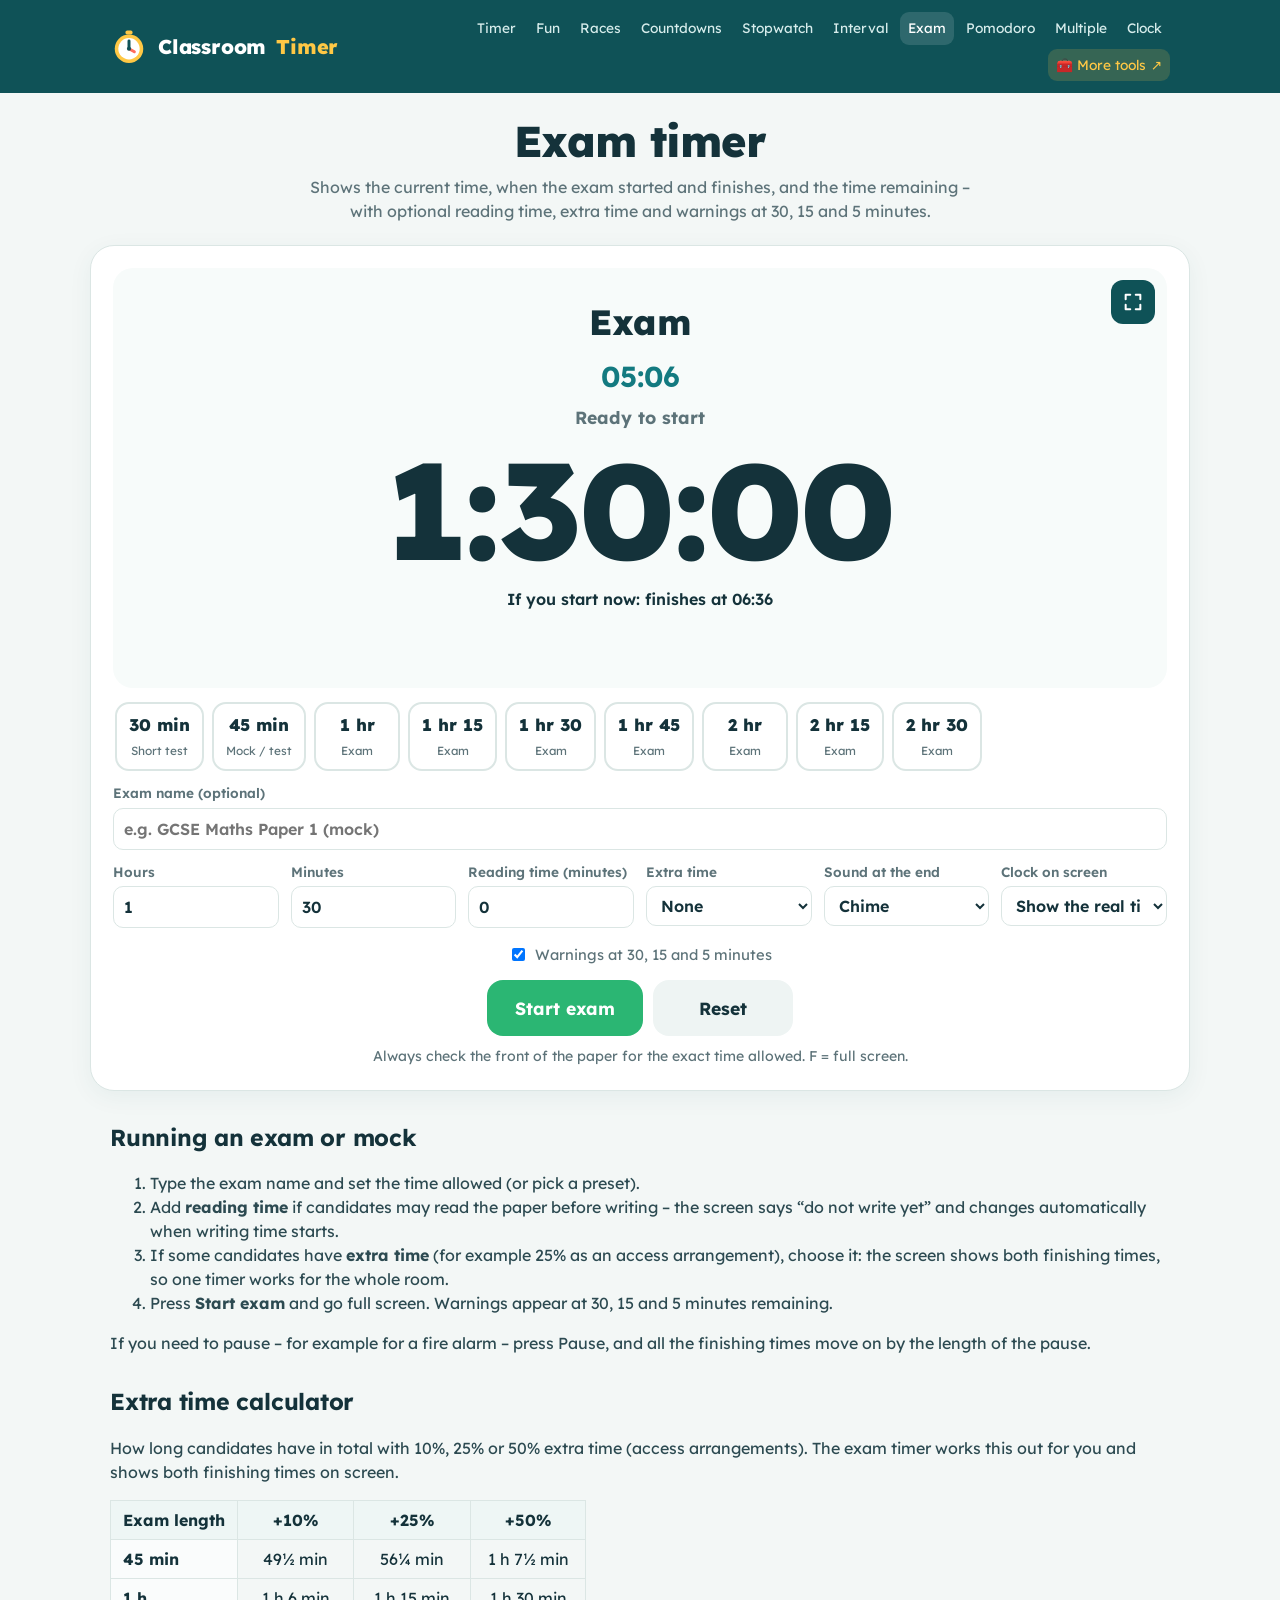
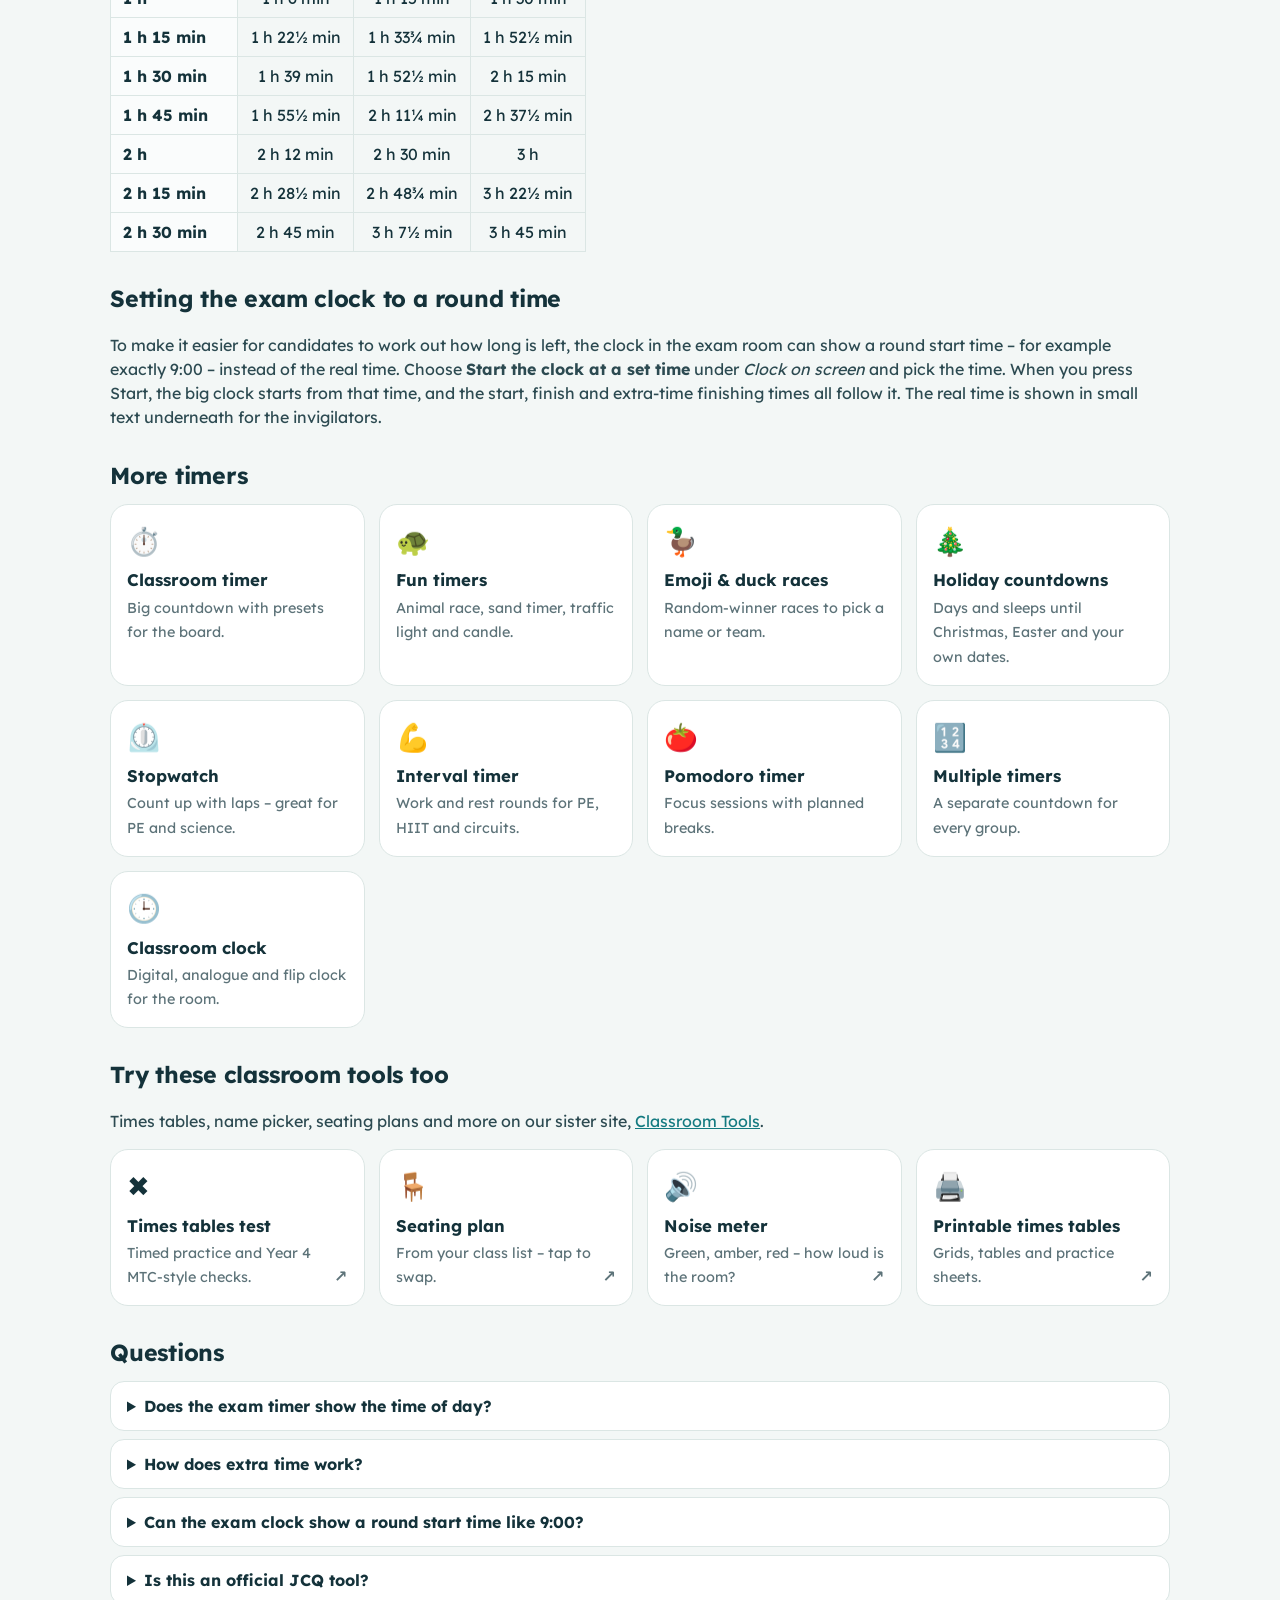
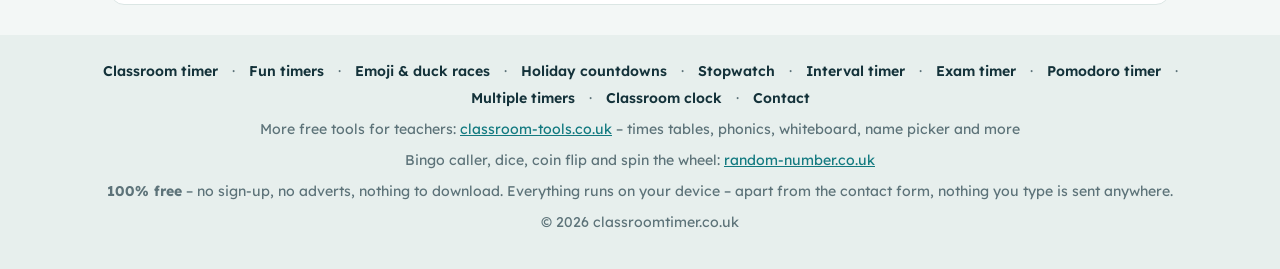
<file: exam-timer/index.html>
<!DOCTYPE html>
<html lang="en-GB">
<head>
<meta charset="utf-8">
<meta name="viewport" content="width=device-width, initial-scale=1">
<title>Exam Timer &amp; Exam Clock – Reading Time, Extra Time &amp; Warnings (GCSE, A-level)</title>
<meta name="description" content="Free exam timer and exam clock for schools: shows the time, start and finish, time remaining, reading time, 25% extra time and 30/15/5 minute warnings, plus an extra time calculator. Full screen.">
<link rel="canonical" href="https://classroomtimer.co.uk/exam-timer/">
<meta name="robots" content="index, follow">
<meta name="theme-color" content="#0F5257">
<link rel="icon" href="/favicon.svg?v=20261125" type="image/svg+xml">
<link rel="icon" href="/favicon-32.png?v=20261125" sizes="32x32" type="image/png">
<link rel="apple-touch-icon" href="/apple-touch-icon.png?v=20261125">
<meta property="og:type" content="website"><meta property="og:url" content="https://classroomtimer.co.uk/exam-timer/"><meta property="og:site_name" content="Classroom Timer">
<meta property="og:title" content="Exam Timer &amp; Exam Clock – Reading Time, Extra Time &amp; Warnings (GCSE, A-level)"><meta property="og:description" content="Free exam timer and exam clock for schools: shows the time, start and finish, time remaining, reading time, 25% extra time and 30/15/5 minute warnings, plus an extra time calculator. Full screen.">
<meta property="og:image" content="https://classroomtimer.co.uk/og-image.png?v=20261125"><meta property="og:image:width" content="1200"><meta property="og:image:height" content="630"><meta property="og:locale" content="en_GB">
<meta name="twitter:card" content="summary_large_image"><meta name="twitter:title" content="Exam Timer &amp; Exam Clock – Reading Time, Extra Time &amp; Warnings (GCSE, A-level)"><meta name="twitter:description" content="Free exam timer and exam clock for schools: shows the time, start and finish, time remaining, reading time, 25% extra time and 30/15/5 minute warnings, plus an extra time calculator. Full screen."><meta name="twitter:image" content="https://classroomtimer.co.uk/og-image.png?v=20261125">
<link rel="preconnect" href="https://fonts.googleapis.com"><link rel="preconnect" href="https://fonts.gstatic.com" crossorigin>
<link href="https://fonts.googleapis.com/css2?family=Lexend:wght@400;500;600;700;800&display=swap" rel="stylesheet">
<link rel="stylesheet" href="/site.css?v=20261125">
<style>.ex .stage{min-height:420px;gap:6px}
  #eTitle{font-size:clamp(1.4rem,4vw,2.2rem);font-weight:800;margin:0;text-align:center}
  #eNow{font-size:clamp(1.2rem,3.4vw,1.8rem);font-weight:700;color:var(--brand2);font-variant-numeric:tabular-nums}
  #eStatus{font-weight:700;color:var(--muted);font-size:1.1rem}
  #eDigits{font-size:clamp(3.6rem,15vw,8.5rem)}
  #eTimes,#eExtraLine{color:var(--ink);font-weight:600;text-align:center} #eReal{color:var(--muted);font-size:.9rem;text-align:center}
.xt{border-collapse:collapse;margin:10px 0 18px;min-width:min(100%,460px);font-variant-numeric:tabular-nums} .xt th,.xt td{border:1px solid var(--line);padding:7px 12px;text-align:center} .xt thead th{background:#eef6f5} .xt tbody th{text-align:left;background:#fafcfc}#eExtraLine{color:#6a4fc9}
  #eBanner{min-height:1.6em;font-weight:800;color:#c2412f;font-size:1.2rem;text-align:center}
  .ex .stage[data-phase=reading]{background:#fff4d6}.ex .stage[data-phase=extra]{background:#efe9ff}.ex .stage[data-phase=finished]{background:#ffe9e4}.ex .stage[data-phase=paused]{background:#eef0f2}
  .stage:fullscreen #eDigits,.stage.fake-fs #eDigits{font-size:clamp(6rem,24vh,18rem)}
  .stage:fullscreen #eTitle,.stage.fake-fs #eTitle{font-size:clamp(2rem,6vh,4rem)}
  .stage:fullscreen #eNow,.stage.fake-fs #eNow{font-size:clamp(1.8rem,5vh,3.4rem)}
  .stage:fullscreen #eTimes,.stage:fullscreen #eExtraLine,.stage:fullscreen #eBanner,.stage.fake-fs #eTimes,.stage.fake-fs #eExtraLine,.stage.fake-fs #eBanner{font-size:clamp(1.2rem,3.4vh,2.2rem)}</style>
<script type="application/ld+json">{"@context": "https://schema.org", "@graph": [{"@type": "WebApplication", "name": "Exam timer", "url": "https://classroomtimer.co.uk/exam-timer/", "applicationCategory": "EducationalApplication", "operatingSystem": "Any (runs in your web browser)", "isAccessibleForFree": true, "inLanguage": "en-GB", "offers": {"@type": "Offer", "price": "0", "priceCurrency": "GBP"}}, {"@type": "FAQPage", "mainEntity": [{"@type": "Question", "name": "Does the exam timer show the time of day?", "acceptedAnswer": {"@type": "Answer", "text": "Yes. The current time is always shown, along with when the exam started and when it finishes."}}, {"@type": "Question", "name": "How does extra time work?", "acceptedAnswer": {"@type": "Answer", "text": "Choose 10%, 25% or 50%. When standard time ends the screen says so, and a second countdown continues for candidates with extra time until their finishing time."}}, {"@type": "Question", "name": "Can the exam clock show a round start time like 9:00?", "acceptedAnswer": {"@type": "Answer", "text": "Yes. Under Clock on screen, choose Start the clock at a set time and pick the time. The clock starts from that time when you press Start, and all the finishing times follow it. The real time is still shown in small text."}}, {"@type": "Question", "name": "Is this an official JCQ tool?", "acceptedAnswer": {"@type": "Answer", "text": "No. It’s a free, independent timer to help invigilators and teachers. Always follow the exam board’s and JCQ’s instructions and the times printed on the paper."}}]}, {"@type": "BreadcrumbList", "itemListElement": [{"@type": "ListItem", "position": 1, "name": "Classroom Timer", "item": "https://classroomtimer.co.uk/"}, {"@type": "ListItem", "position": 2, "name": "Exam timer", "item": "https://classroomtimer.co.uk/exam-timer/"}]}]}</script>
</head>
<body data-page="exam">
<header class="top"><div class="top-in">
  <a class="logo" href="/" aria-label="Classroom Timer – home"><svg viewBox="0 0 64 64" aria-hidden="true"><circle cx="32" cy="35" r="24" fill="#FFC845"/><circle cx="32" cy="35" r="18" fill="#fff"/>
<path d="M32 35 L32 22" stroke="#0F5257" stroke-width="5" stroke-linecap="round"/><path d="M32 35 L41 40" stroke="#FF6B5B" stroke-width="5" stroke-linecap="round"/>
<rect x="26" y="4" width="12" height="7" rx="3" fill="#FFC845"/><circle cx="32" cy="35" r="3.5" fill="#0F5257"/></svg>Classroom <span>Timer</span></a>
  <button class="menu-btn" type="button" aria-expanded="false" aria-controls="nav">☰ Menu</button>
  <nav class="nav" id="nav" aria-label="Timers"><a href="/">Timer</a><a href="/fun-timers/">Fun</a><a href="/races/">Races</a><a href="/holiday-countdown/">Countdowns</a><a href="/stopwatch/">Stopwatch</a><a href="/interval-timer/">Interval</a><a href="/exam-timer/" class="on" aria-current="page">Exam</a><a href="/pomodoro-timer/">Pomodoro</a><a href="/multiple-timers/">Multiple</a><a href="/clock/">Clock</a><a class="sister" href="https://classroom-tools.co.uk/">🧰 More tools ↗</a></nav>
</div></header>
<main>
<div class="hero"><h1>Exam timer</h1><p>Shows the current time, when the exam started and finishes, and the time remaining – with optional reading time, extra time and warnings at 30, 15 and 5 minutes.</p></div>
<section class="card ex"><div class="stage" id="stage"><button class="fs-btn" id="fsBtn" type="button"></button><p id="eTitle">Exam</p><div id="eNow">--:--</div><div id="eStatus"></div>
    <div class="digits" id="eDigits">1:30:00</div><div id="eTimes"></div><div id="eExtraLine"></div><div id="eReal"></div><div id="eBanner" aria-live="polite"></div>
    <div class="fsctrl"><button class="btn go" id="eGo2" type="button">Start exam</button><button class="btn ghost" id="eStop2" type="button">Reset</button></div></div>
    <div class="presets" id="ePresets"><button type="button" data-m="30"><b>30 min</b><small>Short test</small></button><button type="button" data-m="45"><b>45 min</b><small>Mock / test</small></button><button type="button" data-m="60"><b>1 hr</b><small>Exam</small></button><button type="button" data-m="75"><b>1 hr 15</b><small>Exam</small></button><button type="button" data-m="90"><b>1 hr 30</b><small>Exam</small></button><button type="button" data-m="105"><b>1 hr 45</b><small>Exam</small></button><button type="button" data-m="120"><b>2 hr</b><small>Exam</small></button><button type="button" data-m="135"><b>2 hr 15</b><small>Exam</small></button><button type="button" data-m="150"><b>2 hr 30</b><small>Exam</small></button></div>
    <div class="grid-fields" id="eFields">
      <label class="field" style="grid-column:1/-1">Exam name (optional)<input type="text" id="eName" maxlength="60" placeholder="e.g. GCSE Maths Paper 1 (mock)"></label>
      <label class="field">Hours<input type="number" id="eH" min="0" max="6"></label>
      <label class="field">Minutes<input type="number" id="eM" min="0" max="59"></label>
      <label class="field">Reading time (minutes)<input type="number" id="eRead" min="0" max="60"></label>
      <label class="field">Extra time<select id="eExtra"><option value="0">None</option><option value="10">10%</option><option value="25">25%</option><option value="50">50%</option></select></label>
      <label class="field">Sound at the end<select id="eSound"></select></label>
      <label class="field">Clock on screen<select id="eClock"><option value="real">Show the real time</option><option value="set">Start the clock at a set time</option></select></label>
      <label class="field" id="eClockAtL" hidden>Exam clock starts at<input type="time" id="eClockAt" value="09:00"></label></div>
    <div class="opts"><label><input type="checkbox" id="eWarn"> Warnings at 30, 15 and 5 minutes</label></div>
    <div class="ctrl"><button class="btn go" id="eGo" type="button">Start exam</button><button class="btn ghost" id="eStop" type="button">Reset</button></div>
    <p class="hint">Always check the front of the paper for the exact time allowed. F = full screen.</p></section>
</main>
<section class="info"><h2>Running an exam or mock</h2>
  <ol><li>Type the exam name and set the time allowed (or pick a preset).</li>
  <li>Add <strong>reading time</strong> if candidates may read the paper before writing – the screen says “do not write yet” and changes automatically when writing time starts.</li>
  <li>If some candidates have <strong>extra time</strong> (for example 25% as an access arrangement), choose it: the screen shows both finishing times, so one timer works for the whole room.</li>
  <li>Press <strong>Start exam</strong> and go full screen. Warnings appear at 30, 15 and 5 minutes remaining.</li></ol>
  <p>If you need to pause – for example for a fire alarm – press Pause, and all the finishing times move on by the length of the pause.</p>
  <h2>Extra time calculator</h2>
  <p>How long candidates have in total with 10%, 25% or 50% extra time (access arrangements). The exam timer works this out for you and shows both finishing times on screen.</p>
  <table class="xt"><thead><tr><th>Exam length</th><th>+10%</th><th>+25%</th><th>+50%</th></tr></thead><tbody><tr><th>45 min</th><td>49½ min</td><td>56¼ min</td><td>1 h 7½ min</td></tr><tr><th>1 h</th><td>1 h 6 min</td><td>1 h 15 min</td><td>1 h 30 min</td></tr><tr><th>1 h 15 min</th><td>1 h 22½ min</td><td>1 h 33¾ min</td><td>1 h 52½ min</td></tr><tr><th>1 h 30 min</th><td>1 h 39 min</td><td>1 h 52½ min</td><td>2 h 15 min</td></tr><tr><th>1 h 45 min</th><td>1 h 55½ min</td><td>2 h 11¼ min</td><td>2 h 37½ min</td></tr><tr><th>2 h</th><td>2 h 12 min</td><td>2 h 30 min</td><td>3 h</td></tr><tr><th>2 h 15 min</th><td>2 h 28½ min</td><td>2 h 48¾ min</td><td>3 h 22½ min</td></tr><tr><th>2 h 30 min</th><td>2 h 45 min</td><td>3 h 7½ min</td><td>3 h 45 min</td></tr></tbody></table>
  <h2>Setting the exam clock to a round time</h2>
  <p>To make it easier for candidates to work out how long is left, the clock in the exam room can show a round start time – for example exactly 9:00 – instead of the real time. Choose <strong>Start the clock at a set time</strong> under <em>Clock on screen</em> and pick the time. When you press Start, the big clock starts from that time, and the start, finish and extra-time finishing times all follow it. The real time is shown in small text underneath for the invigilators.</p>
  <h2>More timers</h2><div class="tools"><a class="tool" href="/"><i>⏱️</i><b>Classroom timer</b><span>Big countdown with presets for the board.</span></a><a class="tool" href="/fun-timers/"><i>🐢</i><b>Fun timers</b><span>Animal race, sand timer, traffic light and candle.</span></a><a class="tool" href="/races/"><i>🦆</i><b>Emoji & duck races</b><span>Random-winner races to pick a name or team.</span></a><a class="tool" href="/holiday-countdown/"><i>🎄</i><b>Holiday countdowns</b><span>Days and sleeps until Christmas, Easter and your own dates.</span></a><a class="tool" href="/stopwatch/"><i>⏲️</i><b>Stopwatch</b><span>Count up with laps – great for PE and science.</span></a><a class="tool" href="/interval-timer/"><i>💪</i><b>Interval timer</b><span>Work and rest rounds for PE, HIIT and circuits.</span></a><a class="tool" href="/pomodoro-timer/"><i>🍅</i><b>Pomodoro timer</b><span>Focus sessions with planned breaks.</span></a><a class="tool" href="/multiple-timers/"><i>🔢</i><b>Multiple timers</b><span>A separate countdown for every group.</span></a><a class="tool" href="/clock/"><i>🕒</i><b>Classroom clock</b><span>Digital, analogue and flip clock for the room.</span></a></div><h2>Try these classroom tools too</h2><p>Times tables, name picker, seating plans and more on our sister site, <a href="https://classroom-tools.co.uk/">Classroom Tools</a>.</p><div class="tools"><a class="tool ext" href="https://classroom-tools.co.uk/times-tables-test/" target="_blank" rel="noopener"><i>✖️</i><b>Times tables test</b><span>Timed practice and Year 4 MTC-style checks.</span></a><a class="tool ext" href="https://classroom-tools.co.uk/seating-plan/" target="_blank" rel="noopener"><i>🪑</i><b>Seating plan</b><span>From your class list – tap to swap.</span></a><a class="tool ext" href="https://classroom-tools.co.uk/noise-meter/" target="_blank" rel="noopener"><i>🔊</i><b>Noise meter</b><span>Green, amber, red – how loud is the room?</span></a><a class="tool ext" href="https://classroom-tools.co.uk/printable-times-tables/" target="_blank" rel="noopener"><i>🖨️</i><b>Printable times tables</b><span>Grids, tables and practice sheets.</span></a></div><h2>Questions</h2><details><summary>Does the exam timer show the time of day?</summary><p>Yes. The current time is always shown, along with when the exam started and when it finishes.</p></details><details><summary>How does extra time work?</summary><p>Choose 10%, 25% or 50%. When standard time ends the screen says so, and a second countdown continues for candidates with extra time until their finishing time.</p></details><details><summary>Can the exam clock show a round start time like 9:00?</summary><p>Yes. Under Clock on screen, choose Start the clock at a set time and pick the time. The clock starts from that time when you press Start, and all the finishing times follow it. The real time is still shown in small text.</p></details><details><summary>Is this an official JCQ tool?</summary><p>No. It’s a free, independent timer to help invigilators and teachers. Always follow the exam board’s and JCQ’s instructions and the times printed on the paper.</p></details></section>
<footer><div class="foot-in">
  <div class="foot-links"><a href="/">Classroom timer</a> · <a href="/fun-timers/">Fun timers</a> · <a href="/races/">Emoji & duck races</a> · <a href="/holiday-countdown/">Holiday countdowns</a> · <a href="/stopwatch/">Stopwatch</a> · <a href="/interval-timer/">Interval timer</a> · <a href="/exam-timer/">Exam timer</a> · <a href="/pomodoro-timer/">Pomodoro timer</a> · <a href="/multiple-timers/">Multiple timers</a> · <a href="/clock/">Classroom clock</a> · <a href="/contact/">Contact</a></div>
  <div>More free tools for teachers: <a href="https://classroom-tools.co.uk/">classroom-tools.co.uk</a> – times tables, phonics, whiteboard, name picker and more</div>
  <div>Bingo caller, dice, coin flip and spin the wheel: <a href="https://random-number.co.uk/">random-number.co.uk</a></div>
  <div><strong>100% free</strong> – no sign-up, no adverts, nothing to download. Everything runs on your device – apart from the contact form, nothing you type is sent anywhere.</div>
  <div>© 2026 classroomtimer.co.uk</div>
</div></footer>
<script src="/common.js?v=20261125"></script><script src="/pages/exam.js?v=20261125"></script>
<script data-goatcounter="https://classroomtimer.goatcounter.com/count" async src="//gc.zgo.at/count.js"></script>
</body>
</html>
</file>
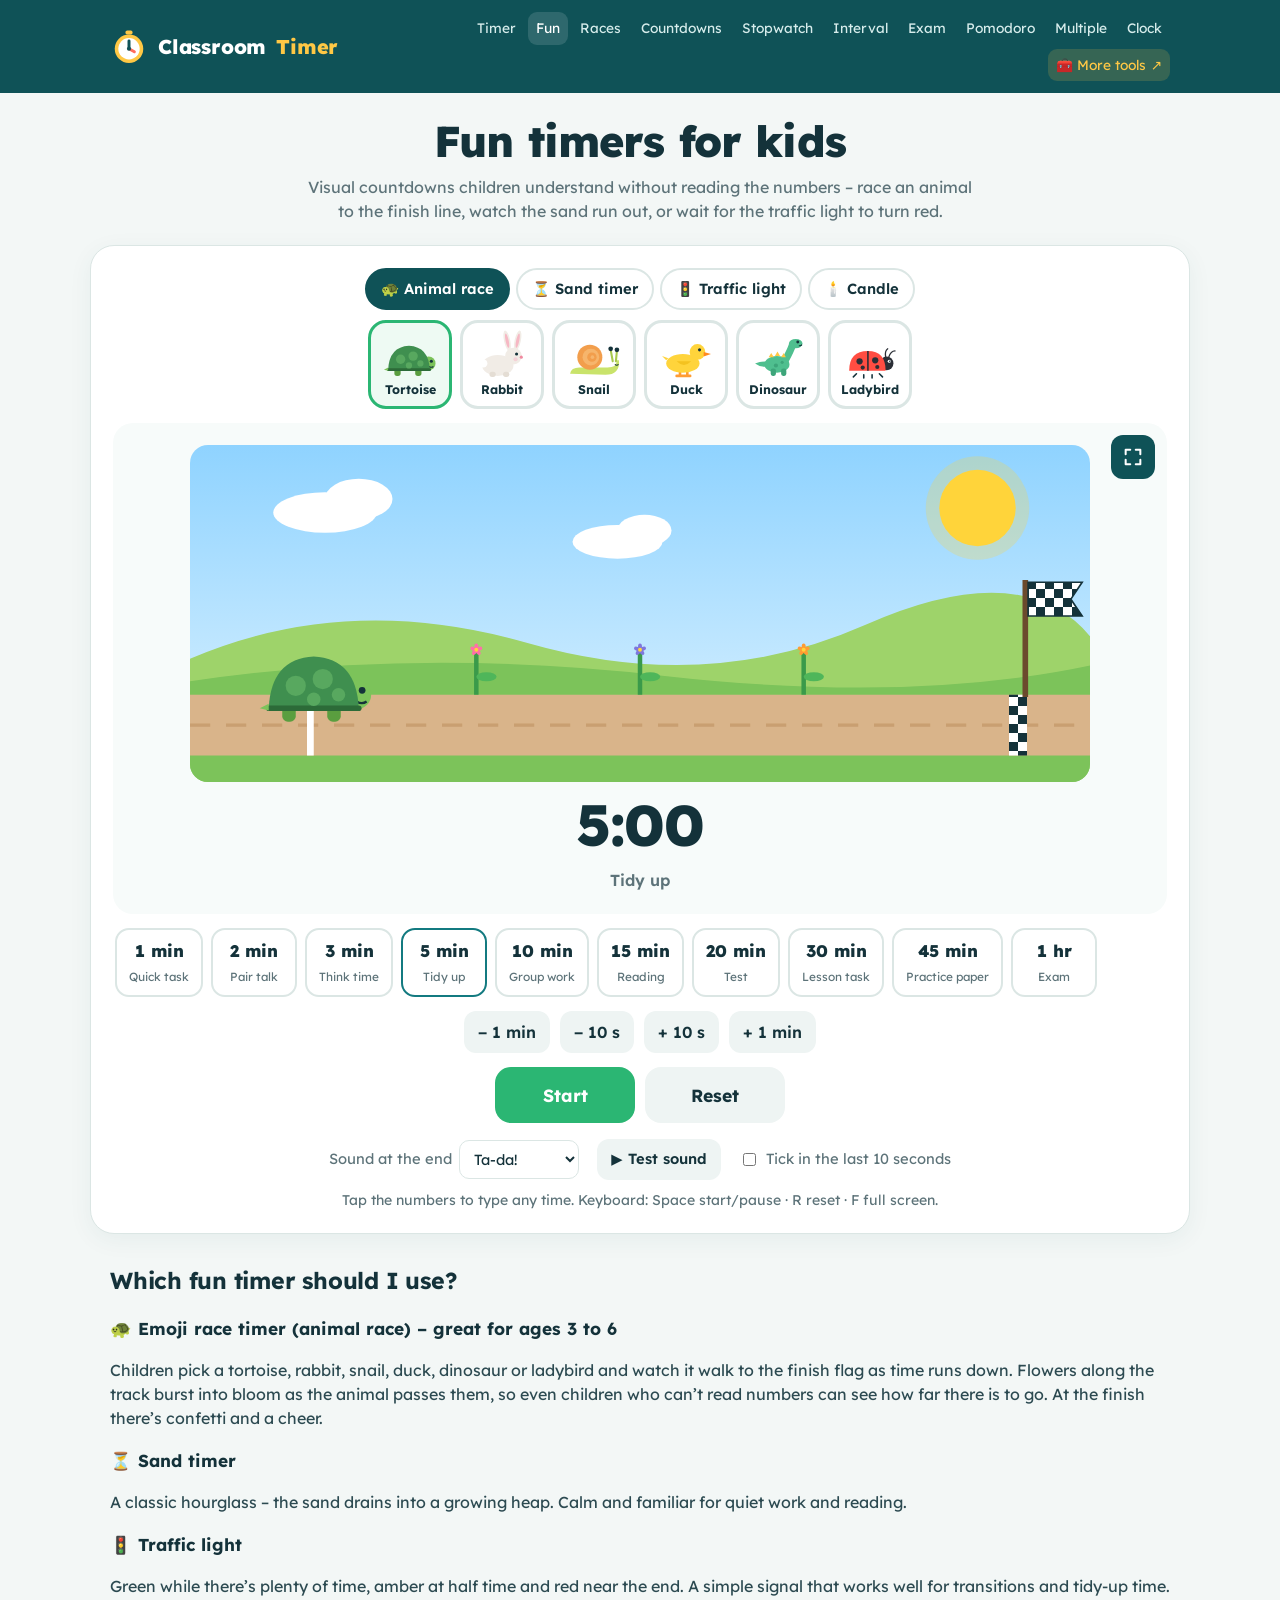
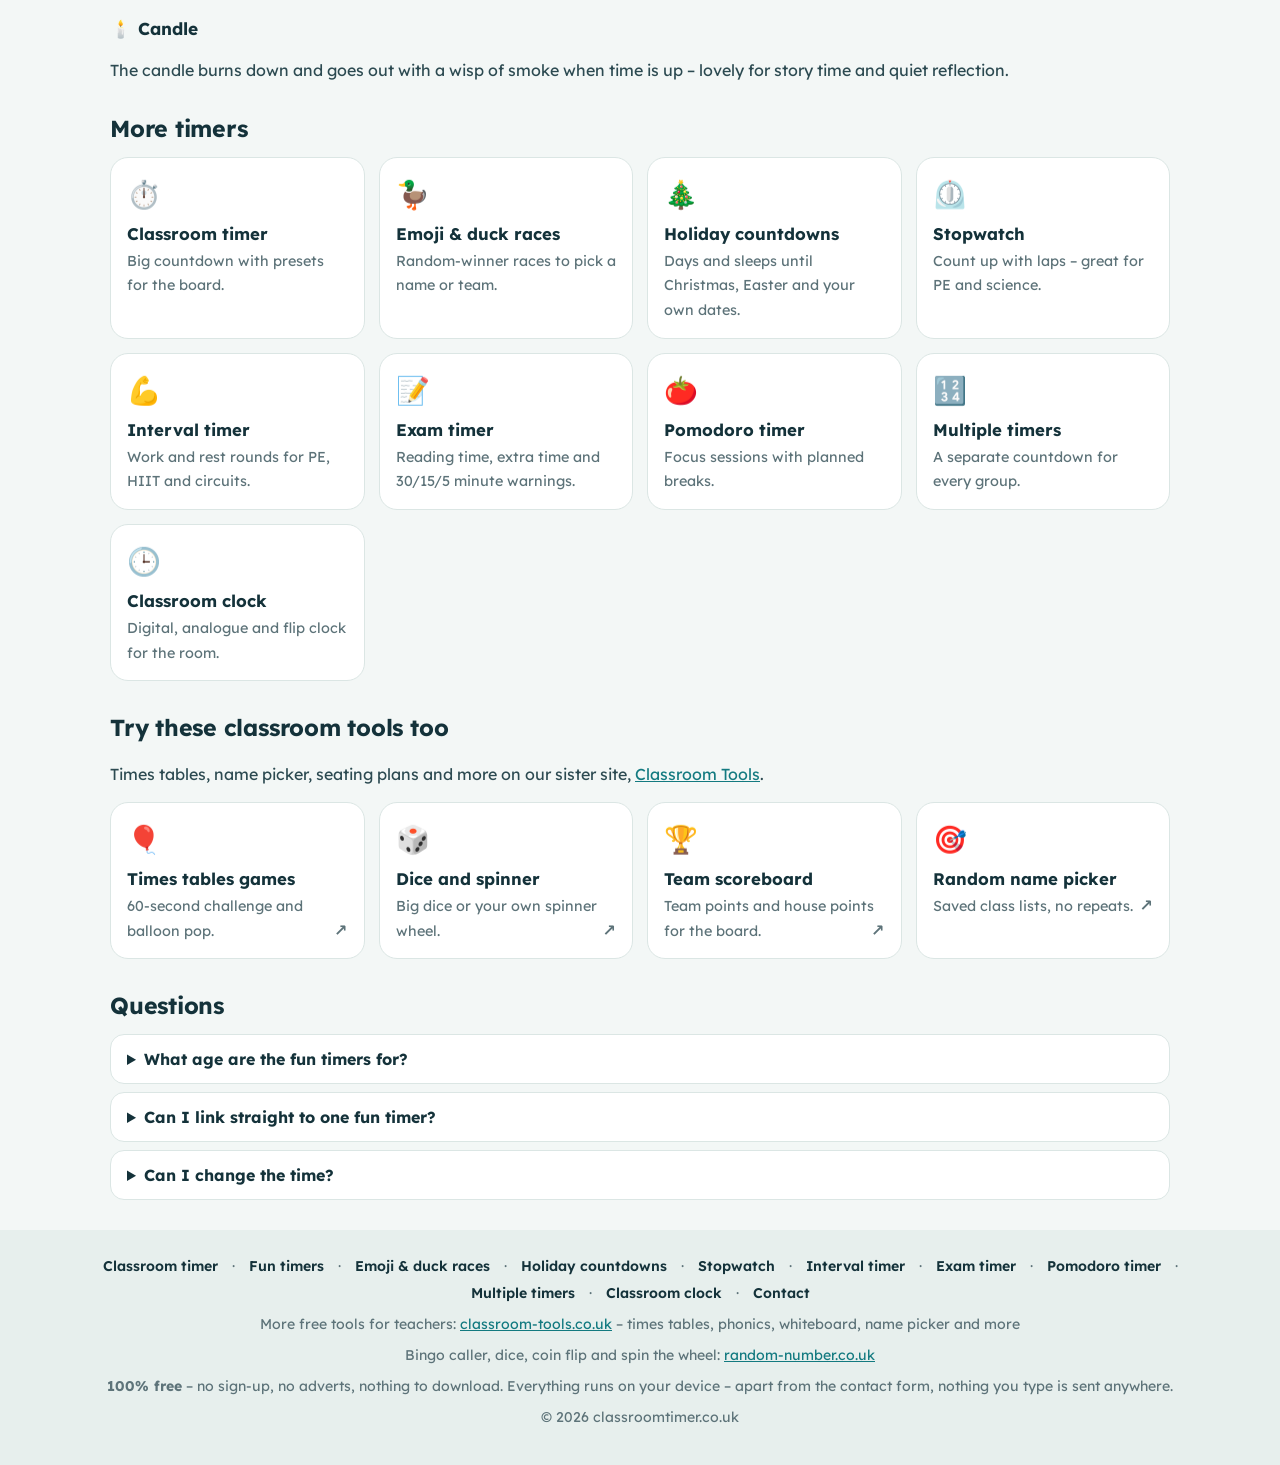
<file: fun-timers/index.html>
<!DOCTYPE html>
<html lang="en-GB">
<head>
<meta charset="utf-8">
<meta name="viewport" content="width=device-width, initial-scale=1">
<title>Fun Timers for Kids – Emoji Race Timer, Sand Timer, Traffic Light</title>
<meta name="description" content="Free visual timers for children: an emoji race timer where an animal – a tortoise, duck or dinosaur – races to the finish line, a sand timer, a traffic light and a candle. Perfect for EYFS, KS1 and tidy-up time.">
<link rel="canonical" href="https://classroomtimer.co.uk/fun-timers/">
<meta name="robots" content="index, follow">
<meta name="theme-color" content="#0F5257">
<link rel="icon" href="/favicon.svg?v=20261125" type="image/svg+xml">
<link rel="icon" href="/favicon-32.png?v=20261125" sizes="32x32" type="image/png">
<link rel="apple-touch-icon" href="/apple-touch-icon.png?v=20261125">
<meta property="og:type" content="website"><meta property="og:url" content="https://classroomtimer.co.uk/fun-timers/"><meta property="og:site_name" content="Classroom Timer">
<meta property="og:title" content="Fun Timers for Kids – Emoji Race Timer, Sand Timer, Traffic Light"><meta property="og:description" content="Free visual timers for children: an emoji race timer where an animal – a tortoise, duck or dinosaur – races to the finish line, a sand timer, a traffic light and a candle. Perfect for EYFS, KS1 and tidy-up time.">
<meta property="og:image" content="https://classroomtimer.co.uk/og-image.png?v=20261125"><meta property="og:image:width" content="1200"><meta property="og:image:height" content="630"><meta property="og:locale" content="en_GB">
<meta name="twitter:card" content="summary_large_image"><meta name="twitter:title" content="Fun Timers for Kids – Emoji Race Timer, Sand Timer, Traffic Light"><meta name="twitter:description" content="Free visual timers for children: an emoji race timer where an animal – a tortoise, duck or dinosaur – races to the finish line, a sand timer, a traffic light and a candle. Perfect for EYFS, KS1 and tidy-up time."><meta name="twitter:image" content="https://classroomtimer.co.uk/og-image.png?v=20261125">
<link rel="preconnect" href="https://fonts.googleapis.com"><link rel="preconnect" href="https://fonts.gstatic.com" crossorigin>
<link href="https://fonts.googleapis.com/css2?family=Lexend:wght@400;500;600;700;800&display=swap" rel="stylesheet">
<link rel="stylesheet" href="/site.css?v=20261125"><link rel="stylesheet" href="/visual.css?v=20261125">

<script type="application/ld+json">{"@context": "https://schema.org", "@graph": [{"@type": "WebApplication", "name": "Fun timers for kids", "url": "https://classroomtimer.co.uk/fun-timers/", "applicationCategory": "EducationalApplication", "operatingSystem": "Any (runs in your web browser)", "isAccessibleForFree": true, "inLanguage": "en-GB", "offers": {"@type": "Offer", "price": "0", "priceCurrency": "GBP"}}, {"@type": "FAQPage", "mainEntity": [{"@type": "Question", "name": "What age are the fun timers for?", "acceptedAnswer": {"@type": "Answer", "text": "They suit nursery, Reception and Key Stage 1 especially, but older children enjoy them too. The animal race is designed for 3 to 6 year olds."}}, {"@type": "Question", "name": "Can I link straight to one fun timer?", "acceptedAnswer": {"@type": "Answer", "text": "Yes. Add #race, #sand, #traffic or #candle to the address, for example classroomtimer.co.uk/fun-timers/#sand."}}, {"@type": "Question", "name": "Can I change the time?", "acceptedAnswer": {"@type": "Answer", "text": "Yes. Choose a preset or tap the numbers to type any time from a few seconds up to 6 hours."}}]}, {"@type": "BreadcrumbList", "itemListElement": [{"@type": "ListItem", "position": 1, "name": "Classroom Timer", "item": "https://classroomtimer.co.uk/"}, {"@type": "ListItem", "position": 2, "name": "Fun timers for kids", "item": "https://classroomtimer.co.uk/fun-timers/"}]}]}</script>
</head>
<body data-page="fun">
<header class="top"><div class="top-in">
  <a class="logo" href="/" aria-label="Classroom Timer – home"><svg viewBox="0 0 64 64" aria-hidden="true"><circle cx="32" cy="35" r="24" fill="#FFC845"/><circle cx="32" cy="35" r="18" fill="#fff"/>
<path d="M32 35 L32 22" stroke="#0F5257" stroke-width="5" stroke-linecap="round"/><path d="M32 35 L41 40" stroke="#FF6B5B" stroke-width="5" stroke-linecap="round"/>
<rect x="26" y="4" width="12" height="7" rx="3" fill="#FFC845"/><circle cx="32" cy="35" r="3.5" fill="#0F5257"/></svg>Classroom <span>Timer</span></a>
  <button class="menu-btn" type="button" aria-expanded="false" aria-controls="nav">☰ Menu</button>
  <nav class="nav" id="nav" aria-label="Timers"><a href="/">Timer</a><a href="/fun-timers/" class="on" aria-current="page">Fun</a><a href="/races/">Races</a><a href="/holiday-countdown/">Countdowns</a><a href="/stopwatch/">Stopwatch</a><a href="/interval-timer/">Interval</a><a href="/exam-timer/">Exam</a><a href="/pomodoro-timer/">Pomodoro</a><a href="/multiple-timers/">Multiple</a><a href="/clock/">Clock</a><a class="sister" href="https://classroom-tools.co.uk/">🧰 More tools ↗</a></nav>
</div></header>
<main>
<div class="hero"><h1>Fun timers for kids</h1><p>Visual countdowns children understand without reading the numbers – race an animal to the finish line, watch the sand run out, or wait for the traffic light to turn red.</p></div>
<section class="card" id="vt"></section>
</main>
<section class="info"><h2>Which fun timer should I use?</h2>
  <h3>🐢 Emoji race timer (animal race) – great for ages 3 to 6</h3>
  <p>Children pick a tortoise, rabbit, snail, duck, dinosaur or ladybird and watch it walk to the finish flag as time runs down. Flowers along the track burst into bloom as the animal passes them, so even children who can’t read numbers can see how far there is to go. At the finish there’s confetti and a cheer.</p>
  <h3>⏳ Sand timer</h3><p>A classic hourglass – the sand drains into a growing heap. Calm and familiar for quiet work and reading.</p>
  <h3>🚦 Traffic light</h3><p>Green while there’s plenty of time, amber at half time and red near the end. A simple signal that works well for transitions and tidy-up time.</p>
  <h3>🕯️ Candle</h3><p>The candle burns down and goes out with a wisp of smoke when time is up – lovely for story time and quiet reflection.</p>
  <h2>More timers</h2><div class="tools"><a class="tool" href="/"><i>⏱️</i><b>Classroom timer</b><span>Big countdown with presets for the board.</span></a><a class="tool" href="/races/"><i>🦆</i><b>Emoji & duck races</b><span>Random-winner races to pick a name or team.</span></a><a class="tool" href="/holiday-countdown/"><i>🎄</i><b>Holiday countdowns</b><span>Days and sleeps until Christmas, Easter and your own dates.</span></a><a class="tool" href="/stopwatch/"><i>⏲️</i><b>Stopwatch</b><span>Count up with laps – great for PE and science.</span></a><a class="tool" href="/interval-timer/"><i>💪</i><b>Interval timer</b><span>Work and rest rounds for PE, HIIT and circuits.</span></a><a class="tool" href="/exam-timer/"><i>📝</i><b>Exam timer</b><span>Reading time, extra time and 30/15/5 minute warnings.</span></a><a class="tool" href="/pomodoro-timer/"><i>🍅</i><b>Pomodoro timer</b><span>Focus sessions with planned breaks.</span></a><a class="tool" href="/multiple-timers/"><i>🔢</i><b>Multiple timers</b><span>A separate countdown for every group.</span></a><a class="tool" href="/clock/"><i>🕒</i><b>Classroom clock</b><span>Digital, analogue and flip clock for the room.</span></a></div><h2>Try these classroom tools too</h2><p>Times tables, name picker, seating plans and more on our sister site, <a href="https://classroom-tools.co.uk/">Classroom Tools</a>.</p><div class="tools"><a class="tool ext" href="https://classroom-tools.co.uk/times-tables-games/" target="_blank" rel="noopener"><i>🎈</i><b>Times tables games</b><span>60-second challenge and balloon pop.</span></a><a class="tool ext" href="https://classroom-tools.co.uk/dice-and-spinner/" target="_blank" rel="noopener"><i>🎲</i><b>Dice and spinner</b><span>Big dice or your own spinner wheel.</span></a><a class="tool ext" href="https://classroom-tools.co.uk/scoreboard/" target="_blank" rel="noopener"><i>🏆</i><b>Team scoreboard</b><span>Team points and house points for the board.</span></a><a class="tool ext" href="https://classroom-tools.co.uk/random-name-picker/" target="_blank" rel="noopener"><i>🎯</i><b>Random name picker</b><span>Saved class lists, no repeats.</span></a></div><h2>Questions</h2><details><summary>What age are the fun timers for?</summary><p>They suit nursery, Reception and Key Stage 1 especially, but older children enjoy them too. The animal race is designed for 3 to 6 year olds.</p></details><details><summary>Can I link straight to one fun timer?</summary><p>Yes. Add #race, #sand, #traffic or #candle to the address, for example classroomtimer.co.uk/fun-timers/#sand.</p></details><details><summary>Can I change the time?</summary><p>Yes. Choose a preset or tap the numbers to type any time from a few seconds up to 6 hours.</p></details></section>
<footer><div class="foot-in">
  <div class="foot-links"><a href="/">Classroom timer</a> · <a href="/fun-timers/">Fun timers</a> · <a href="/races/">Emoji & duck races</a> · <a href="/holiday-countdown/">Holiday countdowns</a> · <a href="/stopwatch/">Stopwatch</a> · <a href="/interval-timer/">Interval timer</a> · <a href="/exam-timer/">Exam timer</a> · <a href="/pomodoro-timer/">Pomodoro timer</a> · <a href="/multiple-timers/">Multiple timers</a> · <a href="/clock/">Classroom clock</a> · <a href="/contact/">Contact</a></div>
  <div>More free tools for teachers: <a href="https://classroom-tools.co.uk/">classroom-tools.co.uk</a> – times tables, phonics, whiteboard, name picker and more</div>
  <div>Bingo caller, dice, coin flip and spin the wheel: <a href="https://random-number.co.uk/">random-number.co.uk</a></div>
  <div><strong>100% free</strong> – no sign-up, no adverts, nothing to download. Everything runs on your device – apart from the contact form, nothing you type is sent anywhere.</div>
  <div>© 2026 classroomtimer.co.uk</div>
</div></footer>
<script>window.VT={styles:['race','sand','traffic','candle'],def:'race',key:'fun'};</script><script src="/common.js?v=20261125"></script><script src="/visual.js?v=20261125"></script>
<script data-goatcounter="https://classroomtimer.goatcounter.com/count" async src="//gc.zgo.at/count.js"></script>
</body>
</html>
</file>
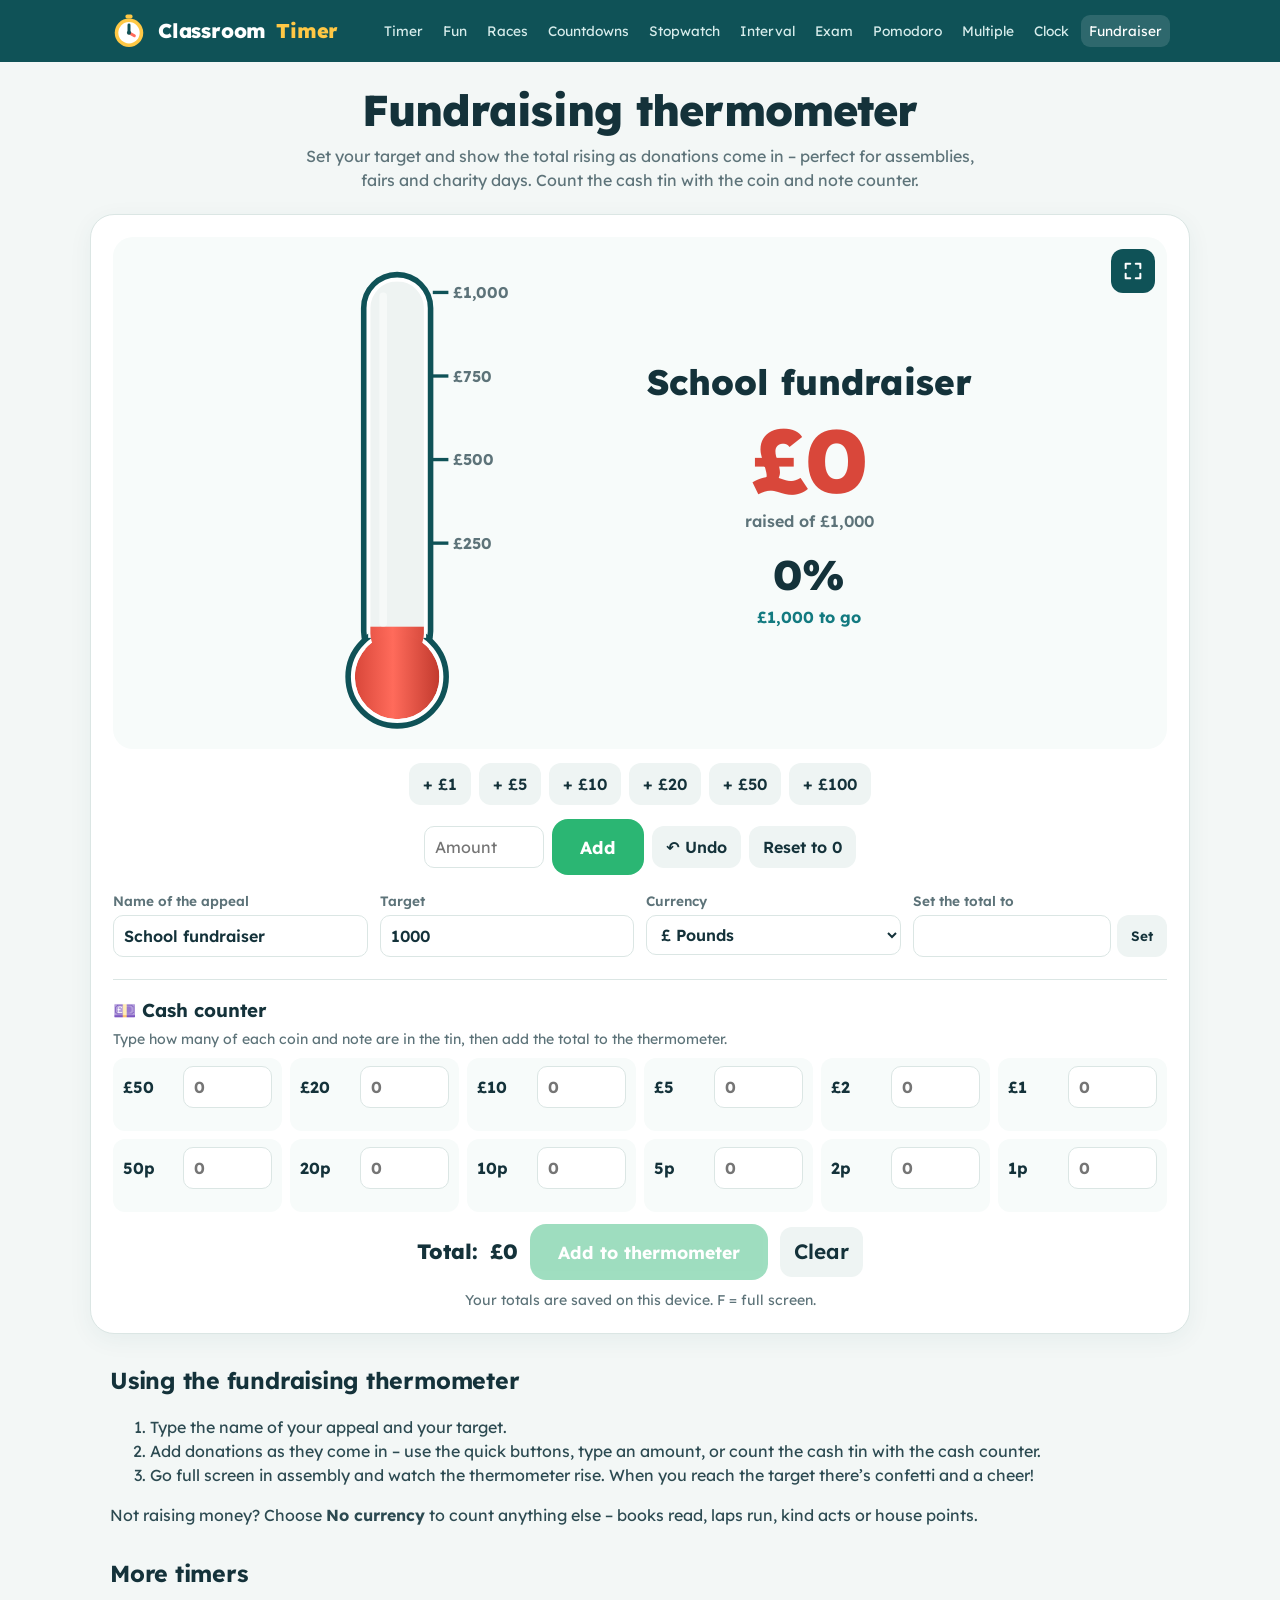
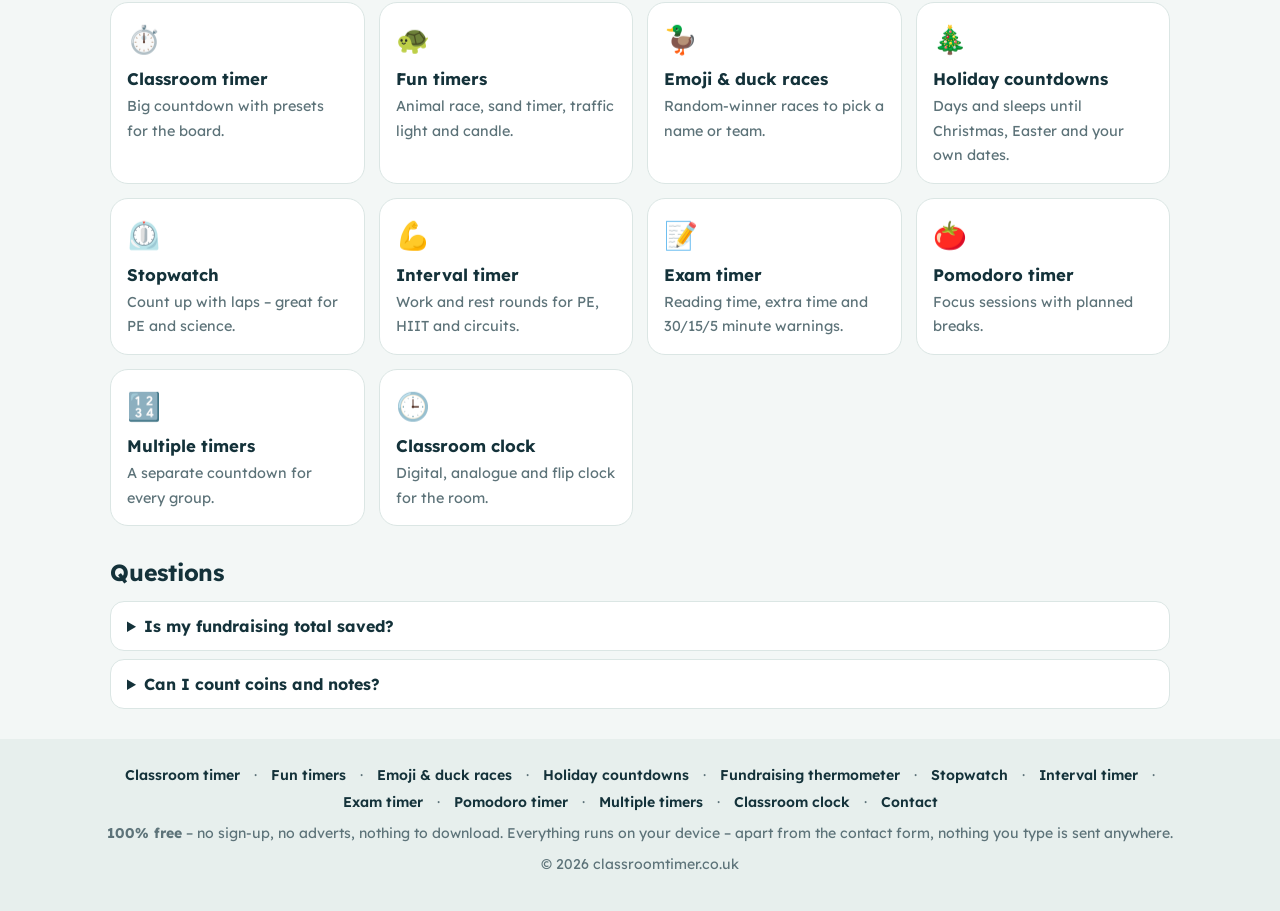
<file: fundraising-thermometer/index.html>
<!DOCTYPE html>
<html lang="en-GB">
<head>
<meta charset="utf-8">
<meta name="viewport" content="width=device-width, initial-scale=1">
<title>Fundraising Thermometer &amp; Cash Counter – Free for Schools</title>
<meta name="description" content="Free online fundraising thermometer: set a target, add donations and watch the total rise. Includes a cash counter for coins and notes. Full screen for assemblies.">
<link rel="canonical" href="https://classroomtimer.co.uk/fundraising-thermometer/">
<meta name="robots" content="index, follow">
<meta name="theme-color" content="#0F5257">
<link rel="icon" href="/favicon.svg?v=20261110" type="image/svg+xml">
<link rel="icon" href="/favicon-32.png?v=20261110" sizes="32x32" type="image/png">
<link rel="apple-touch-icon" href="/apple-touch-icon.png?v=20261110">
<meta property="og:type" content="website"><meta property="og:url" content="https://classroomtimer.co.uk/fundraising-thermometer/"><meta property="og:site_name" content="Classroom Timer">
<meta property="og:title" content="Fundraising Thermometer &amp; Cash Counter – Free for Schools"><meta property="og:description" content="Free online fundraising thermometer: set a target, add donations and watch the total rise. Includes a cash counter for coins and notes. Full screen for assemblies.">
<meta property="og:image" content="https://classroomtimer.co.uk/og-image.png?v=20261110"><meta property="og:image:width" content="1200"><meta property="og:image:height" content="630"><meta property="og:locale" content="en_GB">
<meta name="twitter:card" content="summary_large_image"><meta name="twitter:title" content="Fundraising Thermometer &amp; Cash Counter – Free for Schools"><meta name="twitter:description" content="Free online fundraising thermometer: set a target, add donations and watch the total rise. Includes a cash counter for coins and notes. Full screen for assemblies."><meta name="twitter:image" content="https://classroomtimer.co.uk/og-image.png?v=20261110">
<link rel="preconnect" href="https://fonts.googleapis.com"><link rel="preconnect" href="https://fonts.gstatic.com" crossorigin>
<link href="https://fonts.googleapis.com/css2?family=Lexend:wght@400;500;600;700;800&display=swap" rel="stylesheet">
<link rel="stylesheet" href="/site.css?v=20261110">
<style>.fd2 .stage{flex-direction:row;flex-wrap:wrap;gap:clamp(16px,5vw,60px);min-height:420px}
  #fTherm{height:clamp(300px,52vh,480px);width:auto;overflow:visible}
  #fMerc{transition:y 1s cubic-bezier(.3,1.2,.4,1),height 1s cubic-bezier(.3,1.2,.4,1)}
  .fmark text{font-family:Lexend,sans-serif;font-size:14px;font-weight:700;fill:#5d7379}.fmark.hit text{fill:#c2412f}
  .fsum{text-align:center;max-width:420px}
  #fTitle{margin:0 0 6px;font-size:clamp(1.4rem,4vw,2.2rem);font-weight:800}
  #fRaised{font-size:clamp(2.8rem,10vw,5.6rem);font-weight:800;color:#d9473a;line-height:1;font-variant-numeric:tabular-nums}
  #fTarget{color:var(--muted);font-weight:600;margin-top:4px}
  #fPct{font-size:clamp(1.6rem,5vw,2.6rem);font-weight:800;margin-top:10px}#fToGo{font-weight:700;color:var(--brand2)}
  .fadd{display:flex;gap:8px;flex-wrap:wrap;justify-content:center;margin-top:14px;align-items:center}
  .fadd input{width:120px}
  #fCash{margin-top:22px;border-top:1px solid var(--line);padding-top:16px}
  #fCashRows{display:grid;grid-template-columns:repeat(auto-fill,minmax(160px,1fr));gap:8px;margin-top:8px}
  .cash-row{display:grid;grid-template-columns:52px 1fr;grid-template-rows:auto auto;align-items:center;gap:2px 8px;background:#f7fbfa;border-radius:12px;padding:8px 10px;font-weight:700}
  .cash-row input{width:100%}.cash-row b{grid-column:2;font-size:.82rem;color:var(--muted);min-height:1em}
  .cash-total{display:flex;gap:12px;align-items:center;justify-content:center;flex-wrap:wrap;margin-top:12px;font-weight:800;font-size:1.3rem}
  .confetti{position:absolute;top:-20px;width:10px;height:16px;border-radius:3px;animation:fallc 2.6s ease-in forwards;pointer-events:none}
  @keyframes fallc{to{transform:translateY(110vh) rotate(720deg)}}
  .stage:fullscreen #fTherm,.stage.fake-fs #fTherm{height:84vh}
  .stage:fullscreen #fRaised,.stage.fake-fs #fRaised{font-size:clamp(4rem,16vh,10rem)}
  .stage:fullscreen #fTitle,.stage.fake-fs #fTitle{font-size:clamp(2rem,6vh,4rem)}
  .stage:fullscreen .fsum,.stage.fake-fs .fsum{max-width:50vw}
  @media (orientation:portrait){.stage:fullscreen #fTherm,.stage.fake-fs #fTherm{height:52vh}.stage:fullscreen .fsum,.stage.fake-fs .fsum{max-width:92vw}
    .stage:fullscreen #fRaised,.stage.fake-fs #fRaised{font-size:clamp(3rem,15vw,6rem)}.stage:fullscreen #fTitle,.stage.fake-fs #fTitle{font-size:clamp(1.6rem,7vw,2.6rem)}}</style>
<script type="application/ld+json">{"@context": "https://schema.org", "@graph": [{"@type": "WebApplication", "name": "Fundraising thermometer", "url": "https://classroomtimer.co.uk/fundraising-thermometer/", "applicationCategory": "EducationalApplication", "operatingSystem": "Any (runs in your web browser)", "isAccessibleForFree": true, "inLanguage": "en-GB", "offers": {"@type": "Offer", "price": "0", "priceCurrency": "GBP"}}, {"@type": "FAQPage", "mainEntity": [{"@type": "Question", "name": "Is my fundraising total saved?", "acceptedAnswer": {"@type": "Answer", "text": "Yes – it’s saved in your own browser on this device, so it’s still there next time you open the page on the same computer."}}, {"@type": "Question", "name": "Can I count coins and notes?", "acceptedAnswer": {"@type": "Answer", "text": "Yes. The cash counter lists every UK coin and note (and dollars or euros if you switch currency). Type how many of each you have and add the total to the thermometer in one tap."}}]}, {"@type": "BreadcrumbList", "itemListElement": [{"@type": "ListItem", "position": 1, "name": "Classroom Timer", "item": "https://classroomtimer.co.uk/"}, {"@type": "ListItem", "position": 2, "name": "Fundraising thermometer", "item": "https://classroomtimer.co.uk/fundraising-thermometer/"}]}]}</script>
</head>
<body data-page="fund">
<header class="top"><div class="top-in">
  <a class="logo" href="/" aria-label="Classroom Timer – home"><svg viewBox="0 0 64 64" aria-hidden="true"><circle cx="32" cy="35" r="24" fill="#FFC845"/><circle cx="32" cy="35" r="18" fill="#fff"/>
<path d="M32 35 L32 22" stroke="#0F5257" stroke-width="5" stroke-linecap="round"/><path d="M32 35 L41 40" stroke="#FF6B5B" stroke-width="5" stroke-linecap="round"/>
<rect x="26" y="4" width="12" height="7" rx="3" fill="#FFC845"/><circle cx="32" cy="35" r="3.5" fill="#0F5257"/></svg>Classroom <span>Timer</span></a>
  <button class="menu-btn" type="button" aria-expanded="false" aria-controls="nav">☰ Menu</button>
  <nav class="nav" id="nav" aria-label="Timers"><a href="/">Timer</a><a href="/fun-timers/">Fun</a><a href="/races/">Races</a><a href="/holiday-countdown/">Countdowns</a><a href="/stopwatch/">Stopwatch</a><a href="/interval-timer/">Interval</a><a href="/exam-timer/">Exam</a><a href="/pomodoro-timer/">Pomodoro</a><a href="/multiple-timers/">Multiple</a><a href="/clock/">Clock</a><a href="/fundraising-thermometer/" class="on" aria-current="page">Fundraiser</a></nav>
</div></header>
<main>
<div class="hero"><h1>Fundraising thermometer</h1><p>Set your target and show the total rising as donations come in – perfect for assemblies, fairs and charity days. Count the cash tin with the coin and note counter.</p></div>
<section class="card fd2"><div class="stage" id="stage"><button class="fs-btn" id="fsBtn" type="button"></button>
    <svg id="fTherm" viewBox="0 0 250 420" role="img" aria-label="Fundraising thermometer">
      <defs><linearGradient id="merc" x1="0" x2="1"><stop offset="0" stop-color="#d9473a"/><stop offset=".45" stop-color="#ff6b5b"/><stop offset="1" stop-color="#c23a2e"/></linearGradient>
        <clipPath id="tube"><rect x="56" y="20" width="48" height="340" rx="24"/><circle cx="80" cy="375" r="38"/></clipPath></defs>
      <rect x="50" y="14" width="60" height="350" rx="30" fill="#fff" stroke="#0F5257" stroke-width="5"/><circle cx="80" cy="375" r="44" fill="#fff" stroke="#0F5257" stroke-width="5"/>
      <rect x="54" y="300" width="52" height="40" fill="#fff"/>
      <g clip-path="url(#tube)"><rect x="40" y="20" width="80" height="400" fill="#eef3f2"/><rect id="fMerc" x="40" y="330" width="80" height="90" fill="url(#merc)"/><circle cx="80" cy="375" r="38" fill="url(#merc)"/></g>
      <rect x="64" y="30" width="7" height="300" rx="3.5" fill="#fff" opacity=".45"/>
      <g class="fmark" id="fm0"><line x1="112" y1="255.0" x2="126" y2="255.0" stroke="#0F5257" stroke-width="3"/><text id="fl0" x="130" y="260.0"></text></g><g class="fmark" id="fm1"><line x1="112" y1="180.0" x2="126" y2="180.0" stroke="#0F5257" stroke-width="3"/><text id="fl1" x="130" y="185.0"></text></g><g class="fmark" id="fm2"><line x1="112" y1="105.0" x2="126" y2="105.0" stroke="#0F5257" stroke-width="3"/><text id="fl2" x="130" y="110.0"></text></g><g class="fmark" id="fm3"><line x1="112" y1="30" x2="126" y2="30" stroke="#0F5257" stroke-width="3"/><text id="fl3" x="130" y="35"></text></g>
    </svg>
    <div class="fsum"><p id="fTitle"></p><div id="fRaised">£0</div><div id="fTarget"></div><div id="fPct">0%</div><div id="fToGo"></div></div></div>
    <div class="fadd" id="fQuick"></div>
    <div class="fadd"><input type="number" id="fAddAmt" min="0" step="0.01" placeholder="Amount" aria-label="Amount to add"><button class="btn go" id="fAddBtn" type="button" style="min-width:0">Add</button>
      <button class="small-btn" id="fUndo" type="button">↶ Undo</button><button class="small-btn" id="fReset" type="button">Reset to 0</button></div>
    <div class="grid-fields" style="margin-top:16px">
      <label class="field">Name of the appeal<input type="text" id="fName" maxlength="60" placeholder="e.g. Children in Need"></label>
      <label class="field">Target<input type="number" id="fGoal" min="0" step="1"></label>
      <label class="field">Currency<select id="fCur"><option value="gbp">£ Pounds</option><option value="usd">$ Dollars</option><option value="eur">€ Euros</option><option value="none">No currency (points, books, laps…)</option></select></label>
      <label class="field" id="fUnitWrap">Counting what?<input type="text" id="fUnit" maxlength="20" placeholder="e.g. books"></label>
      <label class="field">Set the total to<span style="display:flex;gap:6px"><input type="number" id="fSetAmt" min="0" step="0.01" style="flex:1;min-width:0;width:100%"><button class="small-btn" id="fSetBtn" type="button">Set</button></span></label></div>
    <div id="fCash"><h3 style="margin:0">💷 Cash counter</h3><p class="hint" style="text-align:left;margin:4px 0 0">Type how many of each coin and note are in the tin, then add the total to the thermometer.</p>
      <div id="fCashRows"></div><div class="cash-total">Total: <span id="fCashTotal">£0</span><button class="btn go" id="fCashAdd" type="button" style="min-width:0">Add to thermometer</button><button class="small-btn" id="fCashClear" type="button">Clear</button></div></div>
    <p class="hint">Your totals are saved on this device. F = full screen.</p></section>
</main>
<section class="info"><h2>Using the fundraising thermometer</h2>
  <ol><li>Type the name of your appeal and your target.</li><li>Add donations as they come in – use the quick buttons, type an amount, or count the cash tin with the cash counter.</li>
  <li>Go full screen in assembly and watch the thermometer rise. When you reach the target there’s confetti and a cheer!</li></ol>
  <p>Not raising money? Choose <strong>No currency</strong> to count anything else – books read, laps run, kind acts or house points.</p>
  <h2>More timers</h2><div class="tools"><a class="tool" href="/"><i>⏱️</i><b>Classroom timer</b><span>Big countdown with presets for the board.</span></a><a class="tool" href="/fun-timers/"><i>🐢</i><b>Fun timers</b><span>Animal race, sand timer, traffic light and candle.</span></a><a class="tool" href="/races/"><i>🦆</i><b>Emoji & duck races</b><span>Random-winner races to pick a name or team.</span></a><a class="tool" href="/holiday-countdown/"><i>🎄</i><b>Holiday countdowns</b><span>Days and sleeps until Christmas, Easter and your own dates.</span></a><a class="tool" href="/stopwatch/"><i>⏲️</i><b>Stopwatch</b><span>Count up with laps – great for PE and science.</span></a><a class="tool" href="/interval-timer/"><i>💪</i><b>Interval timer</b><span>Work and rest rounds for PE, HIIT and circuits.</span></a><a class="tool" href="/exam-timer/"><i>📝</i><b>Exam timer</b><span>Reading time, extra time and 30/15/5 minute warnings.</span></a><a class="tool" href="/pomodoro-timer/"><i>🍅</i><b>Pomodoro timer</b><span>Focus sessions with planned breaks.</span></a><a class="tool" href="/multiple-timers/"><i>🔢</i><b>Multiple timers</b><span>A separate countdown for every group.</span></a><a class="tool" href="/clock/"><i>🕒</i><b>Classroom clock</b><span>Digital, analogue and flip clock for the room.</span></a></div><h2>Questions</h2><details><summary>Is my fundraising total saved?</summary><p>Yes – it’s saved in your own browser on this device, so it’s still there next time you open the page on the same computer.</p></details><details><summary>Can I count coins and notes?</summary><p>Yes. The cash counter lists every UK coin and note (and dollars or euros if you switch currency). Type how many of each you have and add the total to the thermometer in one tap.</p></details></section>
<footer><div class="foot-in">
  <div class="foot-links"><a href="/">Classroom timer</a> · <a href="/fun-timers/">Fun timers</a> · <a href="/races/">Emoji & duck races</a> · <a href="/holiday-countdown/">Holiday countdowns</a> · <a href="/fundraising-thermometer/">Fundraising thermometer</a> · <a href="/stopwatch/">Stopwatch</a> · <a href="/interval-timer/">Interval timer</a> · <a href="/exam-timer/">Exam timer</a> · <a href="/pomodoro-timer/">Pomodoro timer</a> · <a href="/multiple-timers/">Multiple timers</a> · <a href="/clock/">Classroom clock</a> · <a href="/contact/">Contact</a></div>
  <div><strong>100% free</strong> – no sign-up, no adverts, nothing to download. Everything runs on your device – apart from the contact form, nothing you type is sent anywhere.</div>
  <div>© 2026 classroomtimer.co.uk</div>
</div></footer>
<script src="/common.js?v=20261110"></script><script src="/pages/fundraiser.js?v=20261110"></script>
<script data-goatcounter="https://classroomtimer.goatcounter.com/count" async src="//gc.zgo.at/count.js"></script>
</body>
</html>
</file>
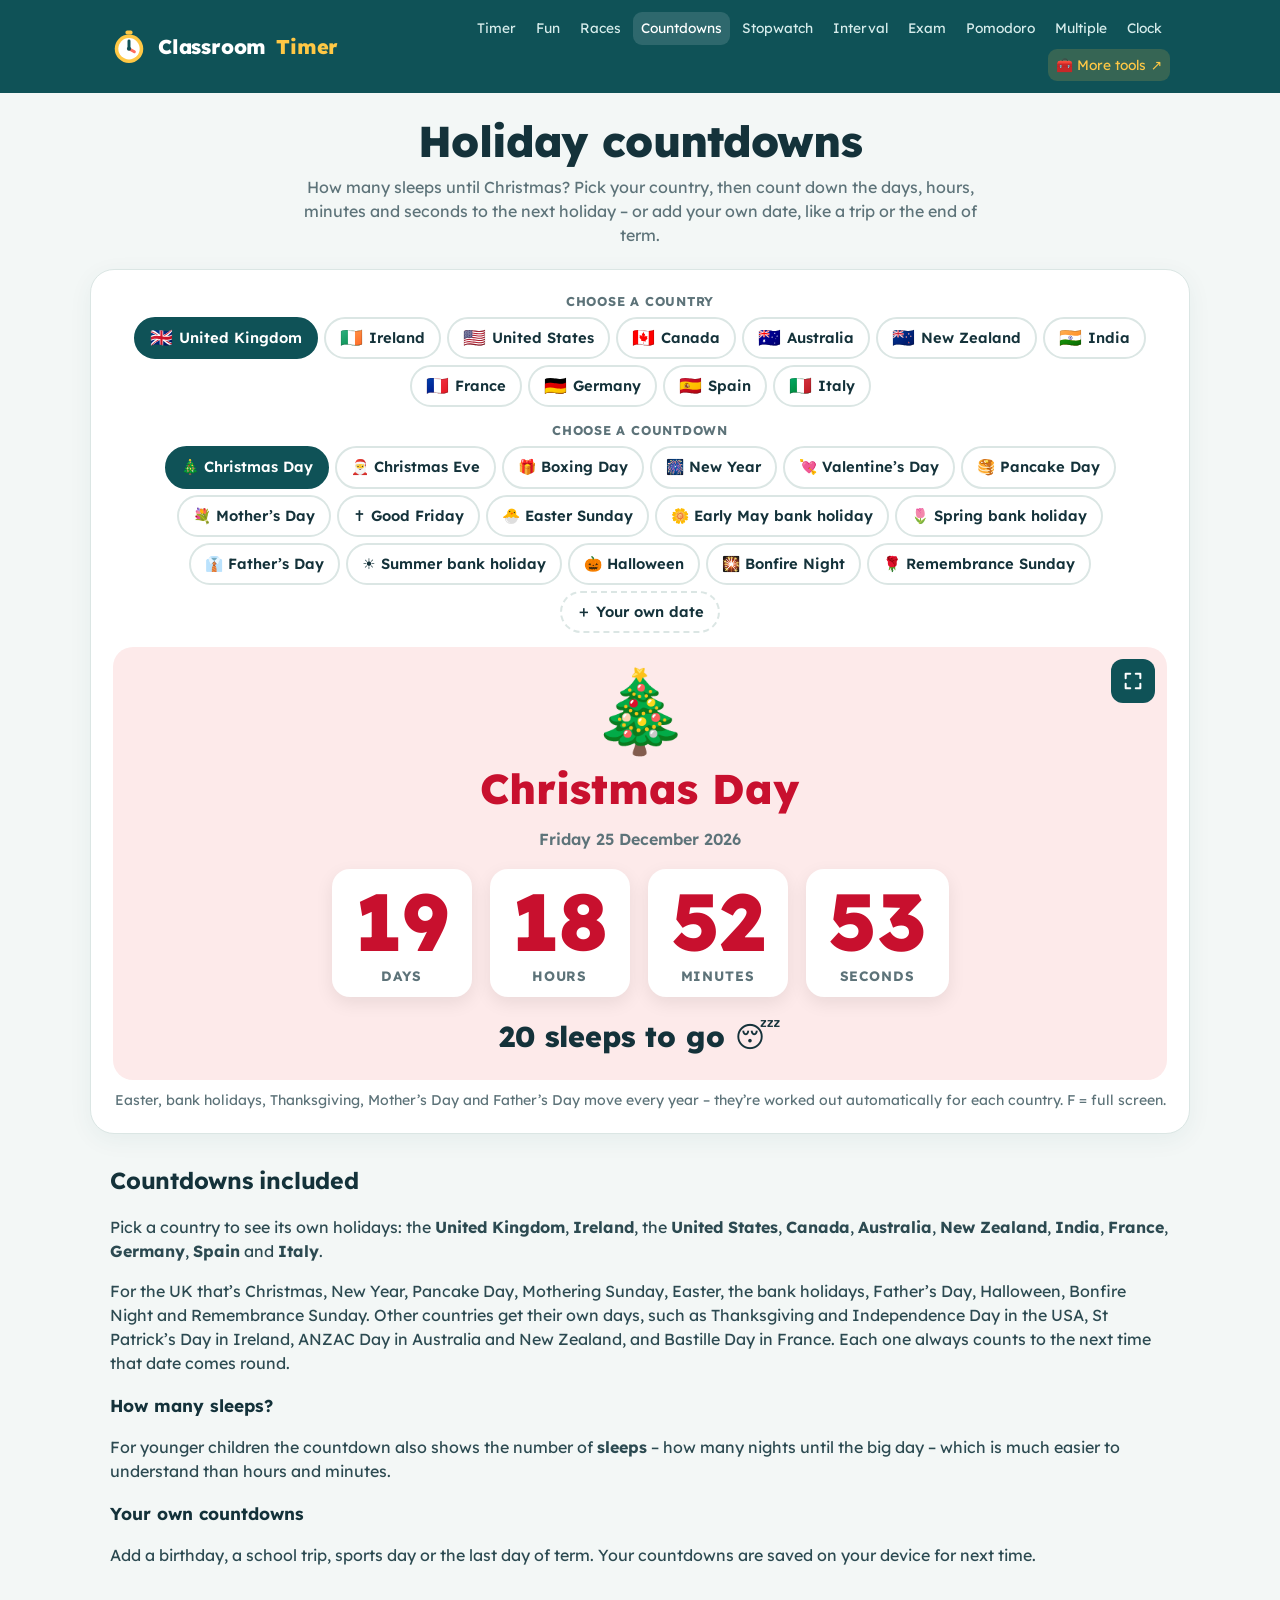
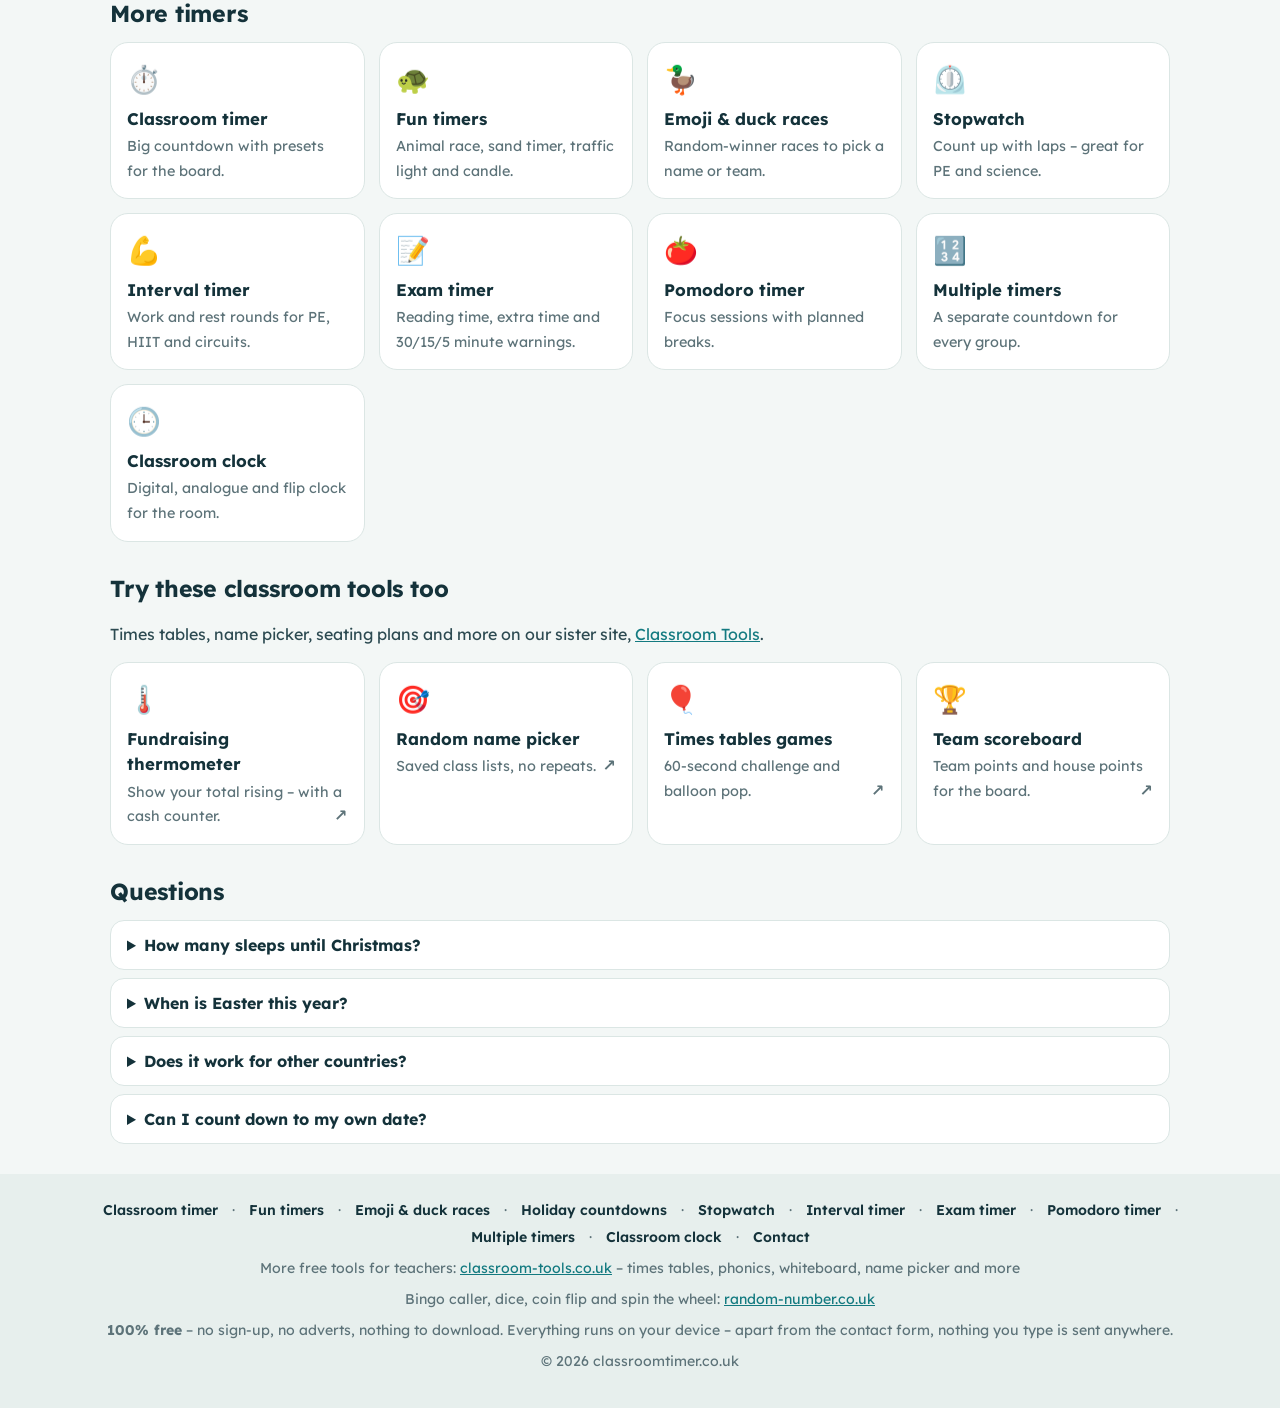
<file: holiday-countdown/index.html>
<!DOCTYPE html>
<html lang="en-GB">
<head>
<meta charset="utf-8">
<meta name="viewport" content="width=device-width, initial-scale=1">
<title>Christmas Countdown &amp; Holiday Countdowns – Days and Sleeps to Go</title>
<meta name="description" content="Free countdowns to Christmas, Easter, Halloween, Thanksgiving, bank holidays and more for the UK, USA, Ireland, Australia and other countries – days and sleeps to go.">
<link rel="canonical" href="https://classroomtimer.co.uk/holiday-countdown/">
<meta name="robots" content="index, follow">
<meta name="theme-color" content="#0F5257">
<link rel="icon" href="/favicon.svg?v=20261125" type="image/svg+xml">
<link rel="icon" href="/favicon-32.png?v=20261125" sizes="32x32" type="image/png">
<link rel="apple-touch-icon" href="/apple-touch-icon.png?v=20261125">
<meta property="og:type" content="website"><meta property="og:url" content="https://classroomtimer.co.uk/holiday-countdown/"><meta property="og:site_name" content="Classroom Timer">
<meta property="og:title" content="Christmas Countdown &amp; Holiday Countdowns – Days and Sleeps to Go"><meta property="og:description" content="Free countdowns to Christmas, Easter, Halloween, Thanksgiving, bank holidays and more for the UK, USA, Ireland, Australia and other countries – days and sleeps to go.">
<meta property="og:image" content="https://classroomtimer.co.uk/og-image.png?v=20261125"><meta property="og:image:width" content="1200"><meta property="og:image:height" content="630"><meta property="og:locale" content="en_GB">
<meta name="twitter:card" content="summary_large_image"><meta name="twitter:title" content="Christmas Countdown &amp; Holiday Countdowns – Days and Sleeps to Go"><meta name="twitter:description" content="Free countdowns to Christmas, Easter, Halloween, Thanksgiving, bank holidays and more for the UK, USA, Ireland, Australia and other countries – days and sleeps to go."><meta name="twitter:image" content="https://classroomtimer.co.uk/og-image.png?v=20261125">
<link rel="preconnect" href="https://fonts.googleapis.com"><link rel="preconnect" href="https://fonts.gstatic.com" crossorigin>
<link href="https://fonts.googleapis.com/css2?family=Lexend:wght@400;500;600;700;800&display=swap" rel="stylesheet">
<link rel="stylesheet" href="/site.css?v=20261125">
<style>.cd .stage{min-height:360px;transition:background .4s;gap:8px}
  #cdEmoji{font-size:clamp(3rem,10vw,5rem);line-height:1}
  #cdTitle{margin:0;font-size:clamp(1.6rem,5vw,2.6rem);font-weight:800;color:var(--ev);text-align:center}
  #cdDate{color:var(--muted);font-weight:600;text-align:center}
  #cdBoxes{display:flex;gap:clamp(8px,2vw,18px);margin:10px 0;flex-wrap:wrap;justify-content:center}
  .cdb{background:#fff;border-radius:18px;padding:10px clamp(10px,2.4vw,22px);text-align:center;box-shadow:0 6px 18px rgba(0,0,0,.08);min-width:clamp(70px,16vw,140px)}
  .cdb b{display:block;font-size:clamp(2.4rem,9vw,5rem);font-weight:800;line-height:1.05;color:var(--ev);font-variant-numeric:tabular-nums}
  .cdb b.flipin{animation:cdflip .4s ease-out}
  @keyframes cdflip{0%{transform:rotateX(80deg);opacity:.3}100%{transform:none;opacity:1}}
  .cdb span{font-size:.85rem;font-weight:700;color:var(--muted);text-transform:uppercase;letter-spacing:.06em}
  #cdSleeps{font-size:clamp(1.2rem,3.6vw,1.8rem);font-weight:800;color:var(--ink)}
  #cdToday{font-size:clamp(2rem,7vw,4rem);font-weight:800;color:var(--ev)}
  .cd .chips button.add{border-style:dashed}
  .cdlab{margin:0 0 6px;text-align:center;font-size:.8rem;font-weight:700;text-transform:uppercase;letter-spacing:.06em;color:var(--muted)}
  .chips.flags{margin-bottom:14px}.chips.flags button{display:inline-flex;align-items:center;gap:6px}
  .flag{font-family:'Noto Color Emoji','Apple Color Emoji','Segoe UI Emoji',sans-serif;font-size:1.25em;line-height:1}
  #cdForm{background:#f7fbfa;border-radius:16px;padding:14px;margin-top:14px}
  .stage:fullscreen .cdb b,.stage.fake-fs .cdb b{font-size:clamp(4rem,16vh,11rem)}
  .stage:fullscreen .cdb,.stage.fake-fs .cdb{min-width:18vw}
  .stage:fullscreen #cdTitle,.stage.fake-fs #cdTitle{font-size:clamp(2.4rem,8vh,5rem)}
  .stage:fullscreen #cdEmoji,.stage.fake-fs #cdEmoji{font-size:clamp(4rem,14vh,9rem)}
  .stage:fullscreen #cdSleeps,.stage.fake-fs #cdSleeps{font-size:clamp(1.6rem,5vh,3rem)}</style>
<script type="application/ld+json">{"@context": "https://schema.org", "@graph": [{"@type": "WebApplication", "name": "Holiday countdowns", "url": "https://classroomtimer.co.uk/holiday-countdown/", "applicationCategory": "EducationalApplication", "operatingSystem": "Any (runs in your web browser)", "isAccessibleForFree": true, "inLanguage": "en-GB", "offers": {"@type": "Offer", "price": "0", "priceCurrency": "GBP"}}, {"@type": "FAQPage", "mainEntity": [{"@type": "Question", "name": "How many sleeps until Christmas?", "acceptedAnswer": {"@type": "Answer", "text": "Open the Christmas Day countdown – it shows the number of sleeps (nights) to go, as well as the days, hours, minutes and seconds."}}, {"@type": "Question", "name": "When is Easter this year?", "acceptedAnswer": {"@type": "Answer", "text": "Easter moves every year. The Easter Sunday countdown works out the date automatically and shows it under the title."}}, {"@type": "Question", "name": "Does it work for other countries?", "acceptedAnswer": {"@type": "Answer", "text": "Yes. Choose a flag at the top and the list changes to that country’s holidays – for example Thanksgiving in the USA (fourth Thursday in November) or Thanksgiving in Canada (second Monday in October)."}}, {"@type": "Question", "name": "Can I count down to my own date?", "acceptedAnswer": {"@type": "Answer", "text": "Yes – press “Your own date”, give it a name, date and optional time, and pick an icon."}}]}, {"@type": "BreadcrumbList", "itemListElement": [{"@type": "ListItem", "position": 1, "name": "Classroom Timer", "item": "https://classroomtimer.co.uk/"}, {"@type": "ListItem", "position": 2, "name": "Holiday countdowns", "item": "https://classroomtimer.co.uk/holiday-countdown/"}]}]}</script>
</head>
<body data-page="countdown">
<header class="top"><div class="top-in">
  <a class="logo" href="/" aria-label="Classroom Timer – home"><svg viewBox="0 0 64 64" aria-hidden="true"><circle cx="32" cy="35" r="24" fill="#FFC845"/><circle cx="32" cy="35" r="18" fill="#fff"/>
<path d="M32 35 L32 22" stroke="#0F5257" stroke-width="5" stroke-linecap="round"/><path d="M32 35 L41 40" stroke="#FF6B5B" stroke-width="5" stroke-linecap="round"/>
<rect x="26" y="4" width="12" height="7" rx="3" fill="#FFC845"/><circle cx="32" cy="35" r="3.5" fill="#0F5257"/></svg>Classroom <span>Timer</span></a>
  <button class="menu-btn" type="button" aria-expanded="false" aria-controls="nav">☰ Menu</button>
  <nav class="nav" id="nav" aria-label="Timers"><a href="/">Timer</a><a href="/fun-timers/">Fun</a><a href="/races/">Races</a><a href="/holiday-countdown/" class="on" aria-current="page">Countdowns</a><a href="/stopwatch/">Stopwatch</a><a href="/interval-timer/">Interval</a><a href="/exam-timer/">Exam</a><a href="/pomodoro-timer/">Pomodoro</a><a href="/multiple-timers/">Multiple</a><a href="/clock/">Clock</a><a class="sister" href="https://classroom-tools.co.uk/">🧰 More tools ↗</a></nav>
</div></header>
<main>
<div class="hero"><h1>Holiday countdowns</h1><p>How many sleeps until Christmas? Pick your country, then count down the days, hours, minutes and seconds to the next holiday – or add your own date, like a trip or the end of term.</p></div>
<link rel="stylesheet" href="https://fonts.googleapis.com/css2?family=Noto+Color+Emoji&text=%F0%9F%87%AC%F0%9F%87%A7%F0%9F%87%AE%F0%9F%87%AA%F0%9F%87%BA%F0%9F%87%B8%F0%9F%87%A8%F0%9F%87%A6%F0%9F%87%A6%F0%9F%87%BA%F0%9F%87%B3%F0%9F%87%BF%F0%9F%87%AE%F0%9F%87%B3%F0%9F%87%AB%F0%9F%87%B7%F0%9F%87%A9%F0%9F%87%AA%F0%9F%87%AA%F0%9F%87%B8%F0%9F%87%AE%F0%9F%87%B9&display=swap"><section class="card cd"><p class="cdlab">Choose a country</p><div class="chips flags" id="cdFlags"></div><p class="cdlab">Choose a countdown</p><div class="chips" id="cdChips"></div>
    <div class="stage" id="stage"><button class="fs-btn" id="fsBtn" type="button"></button><div id="cdEmoji"></div><p id="cdTitle"></p><div id="cdDate"></div>
      <div id="cdBoxes"><div class="cdb"><b id="cdD">0</b><span>Days</span></div><div class="cdb"><b id="cdH">00</b><span>Hours</span></div><div class="cdb"><b id="cdM">00</b><span>Minutes</span></div><div class="cdb"><b id="cdS">00</b><span>Seconds</span></div></div>
      <div id="cdToday" hidden></div><div id="cdSleeps"></div>
      <button class="small-btn" id="cdDel" type="button" hidden>Remove this countdown</button></div>
    <div id="cdForm" hidden><div class="grid-fields">
      <label class="field">What are you counting down to?<input type="text" id="cdName" maxlength="40" placeholder="e.g. Sports day"></label>
      <label class="field">Date<input type="date" id="cdDay"></label><label class="field">Time (optional)<input type="time" id="cdTime"></label>
      <label class="field">Icon<select id="cdIcon"><option>⭐</option><option>🎂</option><option>🏖️</option><option>✈️</option><option>🏫</option><option>⚽</option><option>🎭</option><option>🎉</option><option>🎁</option><option>📚</option></select></label></div>
      <div class="ctrl"><button class="btn dark" id="cdSave" type="button">Add countdown</button></div><p class="hint">💾 Your own countdowns are saved on this device, so they’ll still be here next time.</p><p class="hint" id="cdErr"></p></div>
    <p class="hint">Easter, bank holidays, Thanksgiving, Mother’s Day and Father’s Day move every year – they’re worked out automatically for each country. F = full screen.</p></section>
</main>
<section class="info"><h2>Countdowns included</h2>
  <p>Pick a country to see its own holidays: the <strong>United Kingdom</strong>, <strong>Ireland</strong>, the <strong>United States</strong>, <strong>Canada</strong>, <strong>Australia</strong>, <strong>New Zealand</strong>, <strong>India</strong>, <strong>France</strong>, <strong>Germany</strong>, <strong>Spain</strong> and <strong>Italy</strong>.</p>
  <p>For the UK that’s Christmas, New Year, Pancake Day, Mothering Sunday, Easter, the bank holidays, Father’s Day, Halloween, Bonfire Night and Remembrance Sunday. Other countries get their own days, such as Thanksgiving and Independence Day in the USA, St Patrick’s Day in Ireland, ANZAC Day in Australia and New Zealand, and Bastille Day in France. Each one always counts to the next time that date comes round.</p>
  <h3>How many sleeps?</h3><p>For younger children the countdown also shows the number of <strong>sleeps</strong> – how many nights until the big day – which is much easier to understand than hours and minutes.</p>
  <h3>Your own countdowns</h3><p>Add a birthday, a school trip, sports day or the last day of term. Your countdowns are saved on your device for next time.</p>
  <h2>More timers</h2><div class="tools"><a class="tool" href="/"><i>⏱️</i><b>Classroom timer</b><span>Big countdown with presets for the board.</span></a><a class="tool" href="/fun-timers/"><i>🐢</i><b>Fun timers</b><span>Animal race, sand timer, traffic light and candle.</span></a><a class="tool" href="/races/"><i>🦆</i><b>Emoji & duck races</b><span>Random-winner races to pick a name or team.</span></a><a class="tool" href="/stopwatch/"><i>⏲️</i><b>Stopwatch</b><span>Count up with laps – great for PE and science.</span></a><a class="tool" href="/interval-timer/"><i>💪</i><b>Interval timer</b><span>Work and rest rounds for PE, HIIT and circuits.</span></a><a class="tool" href="/exam-timer/"><i>📝</i><b>Exam timer</b><span>Reading time, extra time and 30/15/5 minute warnings.</span></a><a class="tool" href="/pomodoro-timer/"><i>🍅</i><b>Pomodoro timer</b><span>Focus sessions with planned breaks.</span></a><a class="tool" href="/multiple-timers/"><i>🔢</i><b>Multiple timers</b><span>A separate countdown for every group.</span></a><a class="tool" href="/clock/"><i>🕒</i><b>Classroom clock</b><span>Digital, analogue and flip clock for the room.</span></a></div><h2>Try these classroom tools too</h2><p>Times tables, name picker, seating plans and more on our sister site, <a href="https://classroom-tools.co.uk/">Classroom Tools</a>.</p><div class="tools"><a class="tool ext" href="https://classroom-tools.co.uk/fundraising-thermometer/" target="_blank" rel="noopener"><i>🌡️</i><b>Fundraising thermometer</b><span>Show your total rising – with a cash counter.</span></a><a class="tool ext" href="https://classroom-tools.co.uk/random-name-picker/" target="_blank" rel="noopener"><i>🎯</i><b>Random name picker</b><span>Saved class lists, no repeats.</span></a><a class="tool ext" href="https://classroom-tools.co.uk/times-tables-games/" target="_blank" rel="noopener"><i>🎈</i><b>Times tables games</b><span>60-second challenge and balloon pop.</span></a><a class="tool ext" href="https://classroom-tools.co.uk/scoreboard/" target="_blank" rel="noopener"><i>🏆</i><b>Team scoreboard</b><span>Team points and house points for the board.</span></a></div><h2>Questions</h2><details><summary>How many sleeps until Christmas?</summary><p>Open the Christmas Day countdown – it shows the number of sleeps (nights) to go, as well as the days, hours, minutes and seconds.</p></details><details><summary>When is Easter this year?</summary><p>Easter moves every year. The Easter Sunday countdown works out the date automatically and shows it under the title.</p></details><details><summary>Does it work for other countries?</summary><p>Yes. Choose a flag at the top and the list changes to that country’s holidays – for example Thanksgiving in the USA (fourth Thursday in November) or Thanksgiving in Canada (second Monday in October).</p></details><details><summary>Can I count down to my own date?</summary><p>Yes – press “Your own date”, give it a name, date and optional time, and pick an icon.</p></details></section>
<footer><div class="foot-in">
  <div class="foot-links"><a href="/">Classroom timer</a> · <a href="/fun-timers/">Fun timers</a> · <a href="/races/">Emoji & duck races</a> · <a href="/holiday-countdown/">Holiday countdowns</a> · <a href="/stopwatch/">Stopwatch</a> · <a href="/interval-timer/">Interval timer</a> · <a href="/exam-timer/">Exam timer</a> · <a href="/pomodoro-timer/">Pomodoro timer</a> · <a href="/multiple-timers/">Multiple timers</a> · <a href="/clock/">Classroom clock</a> · <a href="/contact/">Contact</a></div>
  <div>More free tools for teachers: <a href="https://classroom-tools.co.uk/">classroom-tools.co.uk</a> – times tables, phonics, whiteboard, name picker and more</div>
  <div>Bingo caller, dice, coin flip and spin the wheel: <a href="https://random-number.co.uk/">random-number.co.uk</a></div>
  <div><strong>100% free</strong> – no sign-up, no adverts, nothing to download. Everything runs on your device – apart from the contact form, nothing you type is sent anywhere.</div>
  <div>© 2026 classroomtimer.co.uk</div>
</div></footer>
<script src="/common.js?v=20261125"></script><script src="/pages/countdown.js?v=20261125"></script>
<script data-goatcounter="https://classroomtimer.goatcounter.com/count" async src="//gc.zgo.at/count.js"></script>
</body>
</html>
</file>
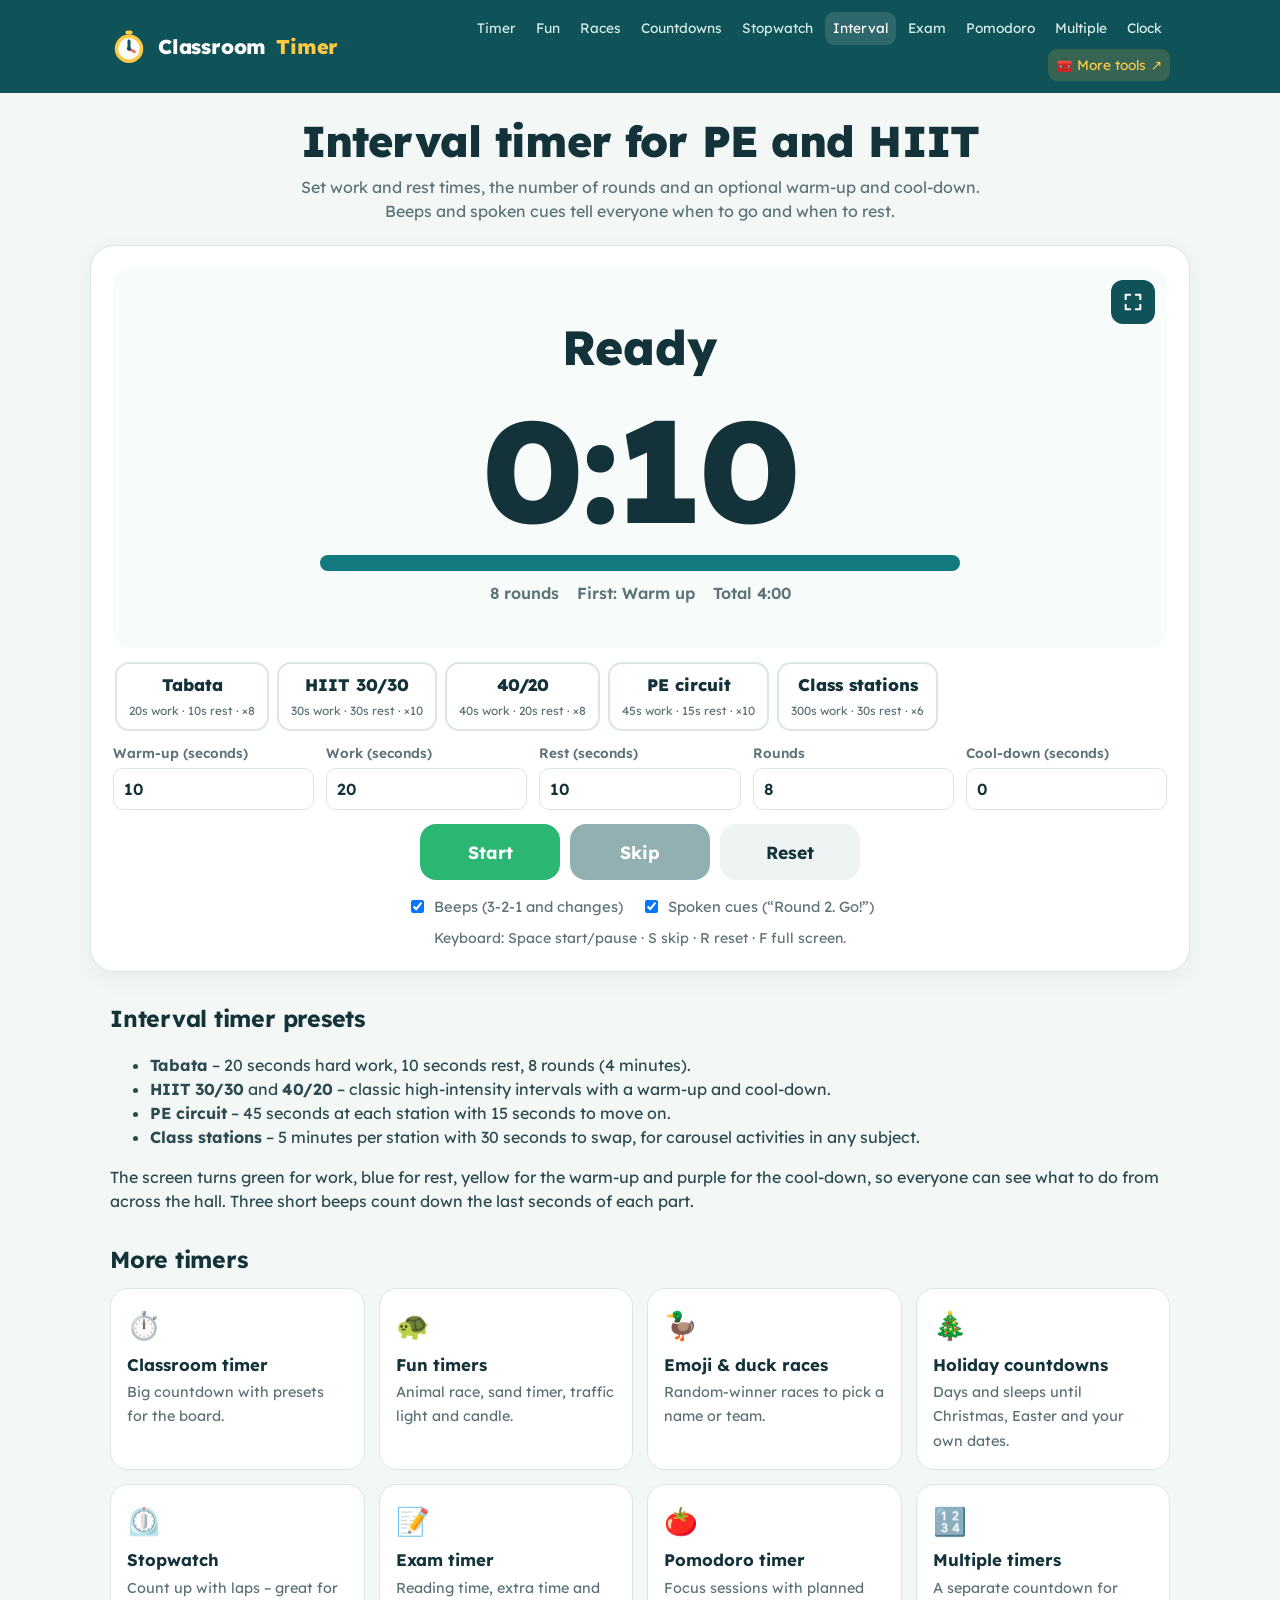
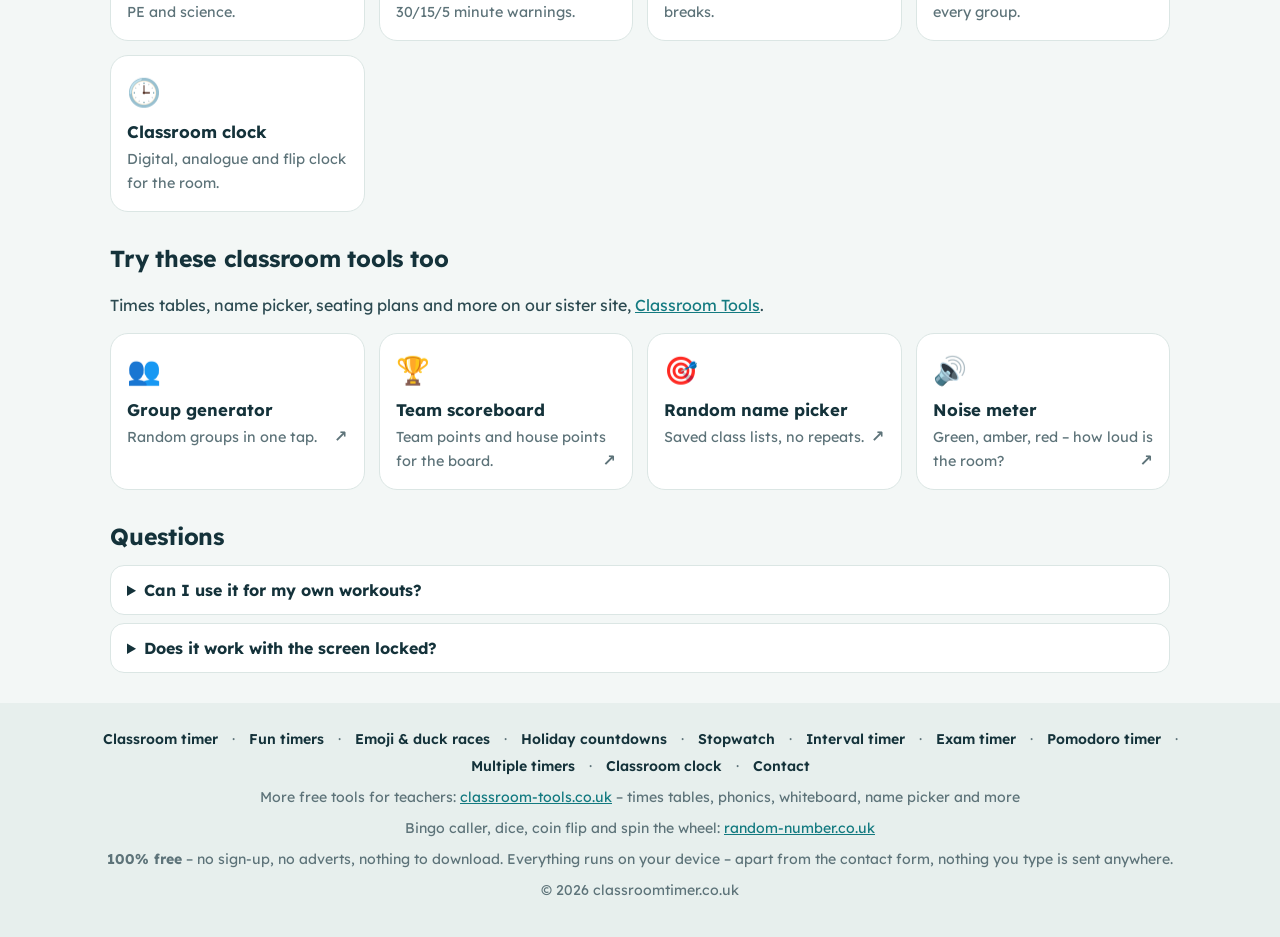
<file: interval-timer/index.html>
<!DOCTYPE html>
<html lang="en-GB">
<head>
<meta charset="utf-8">
<meta name="viewport" content="width=device-width, initial-scale=1">
<title>Interval Timer – Free HIIT, Tabata &amp; PE Circuit Timer</title>
<meta name="description" content="Free interval timer for PE, HIIT and circuits: warm-up, work and rest rounds, cool-down, beeps and spoken cues. Tabata and circuit presets. Full screen.">
<link rel="canonical" href="https://classroomtimer.co.uk/interval-timer/">
<meta name="robots" content="index, follow">
<meta name="theme-color" content="#0F5257">
<link rel="icon" href="/favicon.svg?v=20261125" type="image/svg+xml">
<link rel="icon" href="/favicon-32.png?v=20261125" sizes="32x32" type="image/png">
<link rel="apple-touch-icon" href="/apple-touch-icon.png?v=20261125">
<meta property="og:type" content="website"><meta property="og:url" content="https://classroomtimer.co.uk/interval-timer/"><meta property="og:site_name" content="Classroom Timer">
<meta property="og:title" content="Interval Timer – Free HIIT, Tabata &amp; PE Circuit Timer"><meta property="og:description" content="Free interval timer for PE, HIIT and circuits: warm-up, work and rest rounds, cool-down, beeps and spoken cues. Tabata and circuit presets. Full screen.">
<meta property="og:image" content="https://classroomtimer.co.uk/og-image.png?v=20261125"><meta property="og:image:width" content="1200"><meta property="og:image:height" content="630"><meta property="og:locale" content="en_GB">
<meta name="twitter:card" content="summary_large_image"><meta name="twitter:title" content="Interval Timer – Free HIIT, Tabata &amp; PE Circuit Timer"><meta name="twitter:description" content="Free interval timer for PE, HIIT and circuits: warm-up, work and rest rounds, cool-down, beeps and spoken cues. Tabata and circuit presets. Full screen."><meta name="twitter:image" content="https://classroomtimer.co.uk/og-image.png?v=20261125">
<link rel="preconnect" href="https://fonts.googleapis.com"><link rel="preconnect" href="https://fonts.gstatic.com" crossorigin>
<link href="https://fonts.googleapis.com/css2?family=Lexend:wght@400;500;600;700;800&display=swap" rel="stylesheet">
<link rel="stylesheet" href="/site.css?v=20261125">
<style>.iv .stage{min-height:380px;transition:background .4s}
  .iv .stage[data-phase=work]{background:#dff6ea}.iv .stage[data-phase=rest]{background:#e2efff}.iv .stage[data-phase=warm]{background:#fff4d6}
  .iv .stage[data-phase=cool]{background:#efe9ff}.iv .stage[data-phase=done]{background:#ffe9e4}
  #iPhase{font-size:clamp(1.8rem,6vw,3rem);font-weight:800;margin:0}
  .iv .stage[data-phase=work] #iPhase{color:#138a5b}.iv .stage[data-phase=rest] #iPhase{color:#2f6fd6}.iv .stage[data-phase=warm] #iPhase{color:#b47a00}.iv .stage[data-phase=cool] #iPhase{color:#6a4fc9}
  #iDigits{font-size:clamp(4rem,18vw,9rem)}
  .ibar{width:min(640px,90%);height:16px;border-radius:99px;background:rgba(0,0,0,.08);overflow:hidden}.ibar i{display:block;height:100%;background:currentColor;color:var(--brand2);transform-origin:left}
  .imeta{display:flex;gap:18px;flex-wrap:wrap;justify-content:center;color:var(--muted);font-weight:600}
  .stage:fullscreen #iDigits,.stage.fake-fs #iDigits{font-size:clamp(6rem,30vh,22rem)}.stage:fullscreen #iPhase,.stage.fake-fs #iPhase{font-size:clamp(2.5rem,9vh,6rem)}
  .stage:fullscreen .imeta,.stage.fake-fs .imeta{font-size:1.5rem}</style>
<script type="application/ld+json">{"@context": "https://schema.org", "@graph": [{"@type": "WebApplication", "name": "Interval timer for PE and HIIT", "url": "https://classroomtimer.co.uk/interval-timer/", "applicationCategory": "EducationalApplication", "operatingSystem": "Any (runs in your web browser)", "isAccessibleForFree": true, "inLanguage": "en-GB", "offers": {"@type": "Offer", "price": "0", "priceCurrency": "GBP"}}, {"@type": "FAQPage", "mainEntity": [{"@type": "Question", "name": "Can I use it for my own workouts?", "acceptedAnswer": {"@type": "Answer", "text": "Of course – it works just as well for home workouts, running intervals and gym sessions as for PE lessons."}}, {"@type": "Question", "name": "Does it work with the screen locked?", "acceptedAnswer": {"@type": "Answer", "text": "Keep the page open: the timer keeps the screen awake on supported devices. Sounds and spoken cues need the page to be open."}}]}, {"@type": "BreadcrumbList", "itemListElement": [{"@type": "ListItem", "position": 1, "name": "Classroom Timer", "item": "https://classroomtimer.co.uk/"}, {"@type": "ListItem", "position": 2, "name": "Interval timer for PE and HIIT", "item": "https://classroomtimer.co.uk/interval-timer/"}]}]}</script>
</head>
<body data-page="interval">
<header class="top"><div class="top-in">
  <a class="logo" href="/" aria-label="Classroom Timer – home"><svg viewBox="0 0 64 64" aria-hidden="true"><circle cx="32" cy="35" r="24" fill="#FFC845"/><circle cx="32" cy="35" r="18" fill="#fff"/>
<path d="M32 35 L32 22" stroke="#0F5257" stroke-width="5" stroke-linecap="round"/><path d="M32 35 L41 40" stroke="#FF6B5B" stroke-width="5" stroke-linecap="round"/>
<rect x="26" y="4" width="12" height="7" rx="3" fill="#FFC845"/><circle cx="32" cy="35" r="3.5" fill="#0F5257"/></svg>Classroom <span>Timer</span></a>
  <button class="menu-btn" type="button" aria-expanded="false" aria-controls="nav">☰ Menu</button>
  <nav class="nav" id="nav" aria-label="Timers"><a href="/">Timer</a><a href="/fun-timers/">Fun</a><a href="/races/">Races</a><a href="/holiday-countdown/">Countdowns</a><a href="/stopwatch/">Stopwatch</a><a href="/interval-timer/" class="on" aria-current="page">Interval</a><a href="/exam-timer/">Exam</a><a href="/pomodoro-timer/">Pomodoro</a><a href="/multiple-timers/">Multiple</a><a href="/clock/">Clock</a><a class="sister" href="https://classroom-tools.co.uk/">🧰 More tools ↗</a></nav>
</div></header>
<main>
<div class="hero"><h1>Interval timer for PE and HIIT</h1><p>Set work and rest times, the number of rounds and an optional warm-up and cool-down. Beeps and spoken cues tell everyone when to go and when to rest.</p></div>
<section class="card iv"><div class="stage" id="stage"><button class="fs-btn" id="fsBtn" type="button"></button><p id="iPhase">Ready</p><div class="digits" id="iDigits">0:00</div>
    <div class="ibar"><i id="iBar"></i></div><div class="imeta"><span id="iRound"></span><span id="iNext"></span><span id="iTotal"></span></div>
    <div class="fsctrl"><button class="btn go" id="iGo2" type="button">Start</button><button class="btn dark" id="iSkip2" type="button">Skip</button><button class="btn ghost" id="iReset2" type="button">Reset</button></div></div>
    <div class="presets" id="iPresets"></div>
    <div class="grid-fields" id="iFields">
      <label class="field">Warm-up (seconds)<input type="number" id="iWarm" min="0" max="3600" step="5"></label>
      <label class="field">Work (seconds)<input type="number" id="iWork" min="0" max="3600" step="5"></label>
      <label class="field">Rest (seconds)<input type="number" id="iRest" min="0" max="3600" step="5"></label>
      <label class="field">Rounds<input type="number" id="iRounds" min="1" max="99"></label>
      <label class="field">Cool-down (seconds)<input type="number" id="iCool" min="0" max="3600" step="5"></label></div>
    <div class="ctrl"><button class="btn go" id="iGo" type="button">Start</button><button class="btn dark" id="iSkip" type="button">Skip</button><button class="btn ghost" id="iReset" type="button">Reset</button></div>
    <div class="opts"><label><input type="checkbox" id="iBeeps"> Beeps (3-2-1 and changes)</label><label><input type="checkbox" id="iVoice"> Spoken cues (“Round 2. Go!”)</label></div>
    <p class="hint">Keyboard: Space start/pause · S skip · R reset · F full screen.</p></section>
</main>
<section class="info"><h2>Interval timer presets</h2>
  <ul><li><strong>Tabata</strong> – 20 seconds hard work, 10 seconds rest, 8 rounds (4 minutes).</li>
  <li><strong>HIIT 30/30</strong> and <strong>40/20</strong> – classic high-intensity intervals with a warm-up and cool-down.</li>
  <li><strong>PE circuit</strong> – 45 seconds at each station with 15 seconds to move on.</li>
  <li><strong>Class stations</strong> – 5 minutes per station with 30 seconds to swap, for carousel activities in any subject.</li></ul>
  <p>The screen turns green for work, blue for rest, yellow for the warm-up and purple for the cool-down, so everyone can see what to do from across the hall. Three short beeps count down the last seconds of each part.</p>
  <h2>More timers</h2><div class="tools"><a class="tool" href="/"><i>⏱️</i><b>Classroom timer</b><span>Big countdown with presets for the board.</span></a><a class="tool" href="/fun-timers/"><i>🐢</i><b>Fun timers</b><span>Animal race, sand timer, traffic light and candle.</span></a><a class="tool" href="/races/"><i>🦆</i><b>Emoji & duck races</b><span>Random-winner races to pick a name or team.</span></a><a class="tool" href="/holiday-countdown/"><i>🎄</i><b>Holiday countdowns</b><span>Days and sleeps until Christmas, Easter and your own dates.</span></a><a class="tool" href="/stopwatch/"><i>⏲️</i><b>Stopwatch</b><span>Count up with laps – great for PE and science.</span></a><a class="tool" href="/exam-timer/"><i>📝</i><b>Exam timer</b><span>Reading time, extra time and 30/15/5 minute warnings.</span></a><a class="tool" href="/pomodoro-timer/"><i>🍅</i><b>Pomodoro timer</b><span>Focus sessions with planned breaks.</span></a><a class="tool" href="/multiple-timers/"><i>🔢</i><b>Multiple timers</b><span>A separate countdown for every group.</span></a><a class="tool" href="/clock/"><i>🕒</i><b>Classroom clock</b><span>Digital, analogue and flip clock for the room.</span></a></div><h2>Try these classroom tools too</h2><p>Times tables, name picker, seating plans and more on our sister site, <a href="https://classroom-tools.co.uk/">Classroom Tools</a>.</p><div class="tools"><a class="tool ext" href="https://classroom-tools.co.uk/group-generator/" target="_blank" rel="noopener"><i>👥</i><b>Group generator</b><span>Random groups in one tap.</span></a><a class="tool ext" href="https://classroom-tools.co.uk/scoreboard/" target="_blank" rel="noopener"><i>🏆</i><b>Team scoreboard</b><span>Team points and house points for the board.</span></a><a class="tool ext" href="https://classroom-tools.co.uk/random-name-picker/" target="_blank" rel="noopener"><i>🎯</i><b>Random name picker</b><span>Saved class lists, no repeats.</span></a><a class="tool ext" href="https://classroom-tools.co.uk/noise-meter/" target="_blank" rel="noopener"><i>🔊</i><b>Noise meter</b><span>Green, amber, red – how loud is the room?</span></a></div><h2>Questions</h2><details><summary>Can I use it for my own workouts?</summary><p>Of course – it works just as well for home workouts, running intervals and gym sessions as for PE lessons.</p></details><details><summary>Does it work with the screen locked?</summary><p>Keep the page open: the timer keeps the screen awake on supported devices. Sounds and spoken cues need the page to be open.</p></details></section>
<footer><div class="foot-in">
  <div class="foot-links"><a href="/">Classroom timer</a> · <a href="/fun-timers/">Fun timers</a> · <a href="/races/">Emoji & duck races</a> · <a href="/holiday-countdown/">Holiday countdowns</a> · <a href="/stopwatch/">Stopwatch</a> · <a href="/interval-timer/">Interval timer</a> · <a href="/exam-timer/">Exam timer</a> · <a href="/pomodoro-timer/">Pomodoro timer</a> · <a href="/multiple-timers/">Multiple timers</a> · <a href="/clock/">Classroom clock</a> · <a href="/contact/">Contact</a></div>
  <div>More free tools for teachers: <a href="https://classroom-tools.co.uk/">classroom-tools.co.uk</a> – times tables, phonics, whiteboard, name picker and more</div>
  <div>Bingo caller, dice, coin flip and spin the wheel: <a href="https://random-number.co.uk/">random-number.co.uk</a></div>
  <div><strong>100% free</strong> – no sign-up, no adverts, nothing to download. Everything runs on your device – apart from the contact form, nothing you type is sent anywhere.</div>
  <div>© 2026 classroomtimer.co.uk</div>
</div></footer>
<script src="/common.js?v=20261125"></script><script src="/pages/interval.js?v=20261125"></script>
<script data-goatcounter="https://classroomtimer.goatcounter.com/count" async src="//gc.zgo.at/count.js"></script>
</body>
</html>
</file>
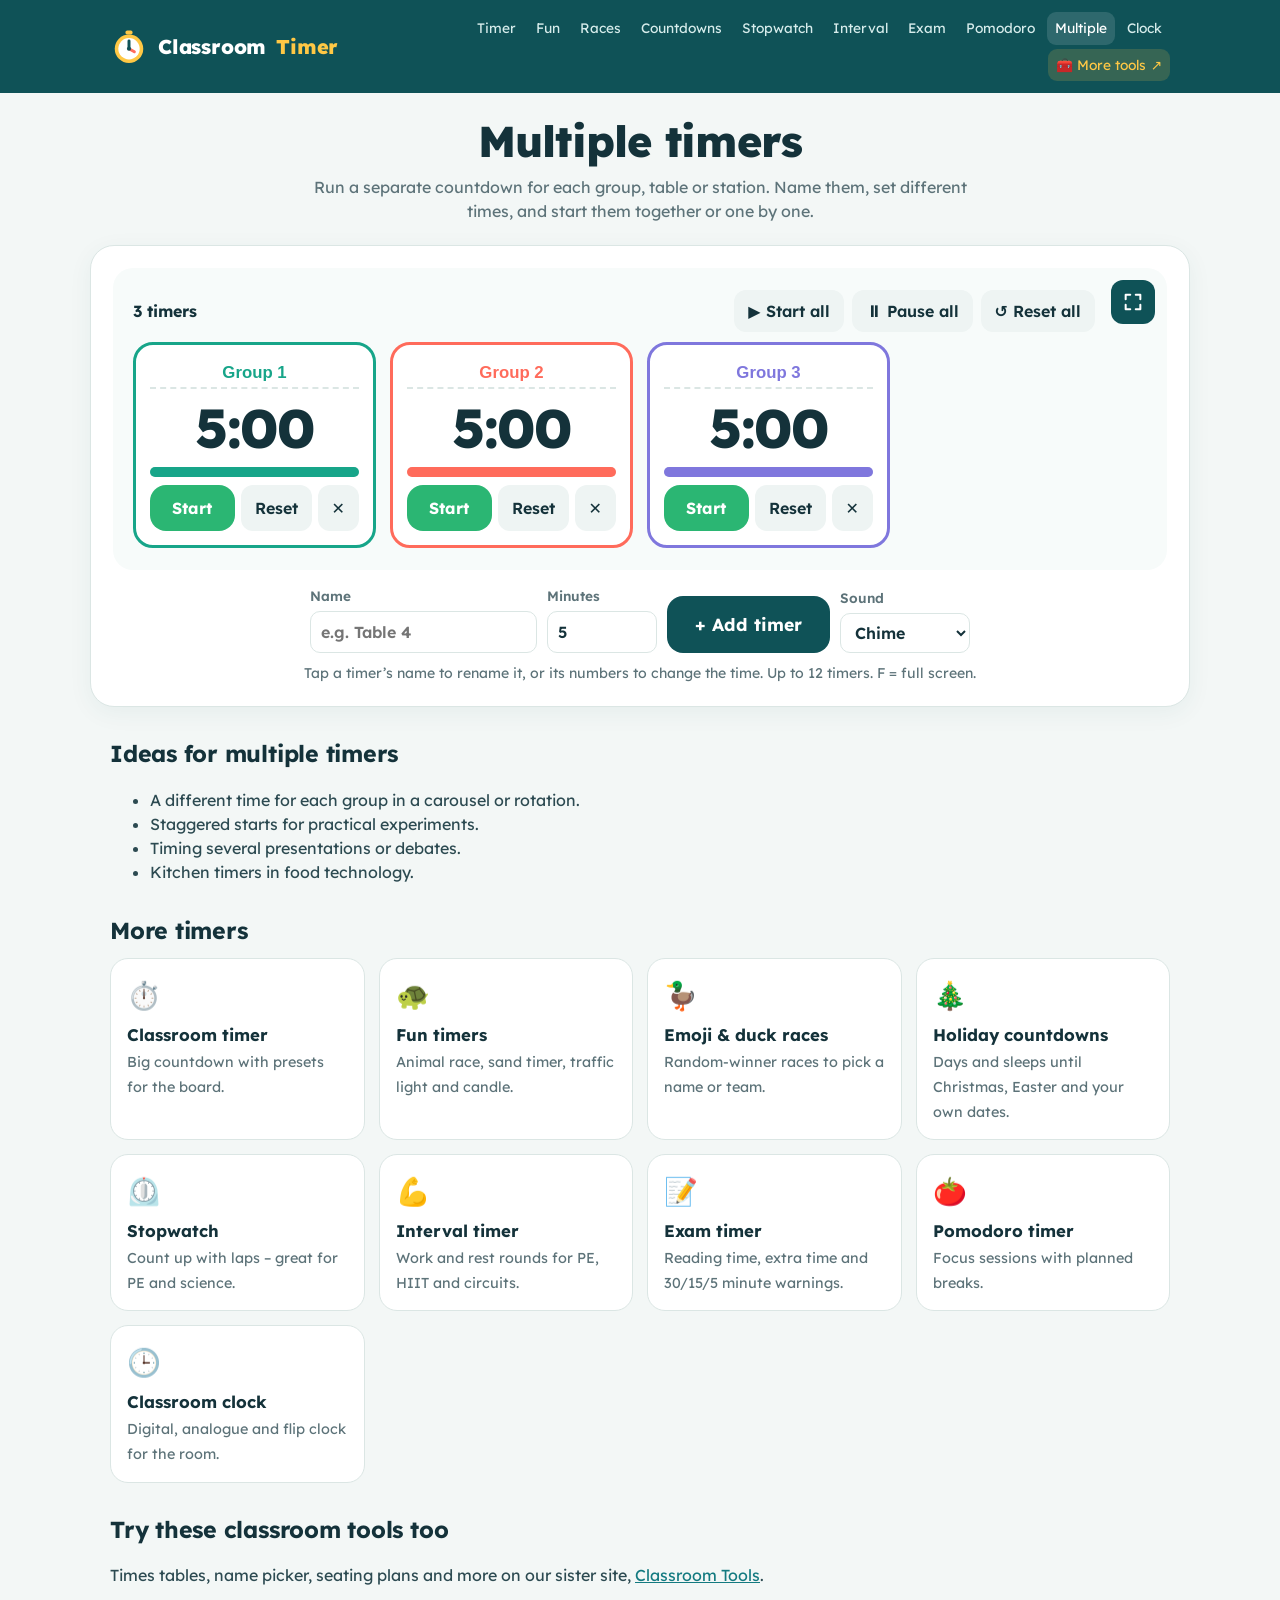
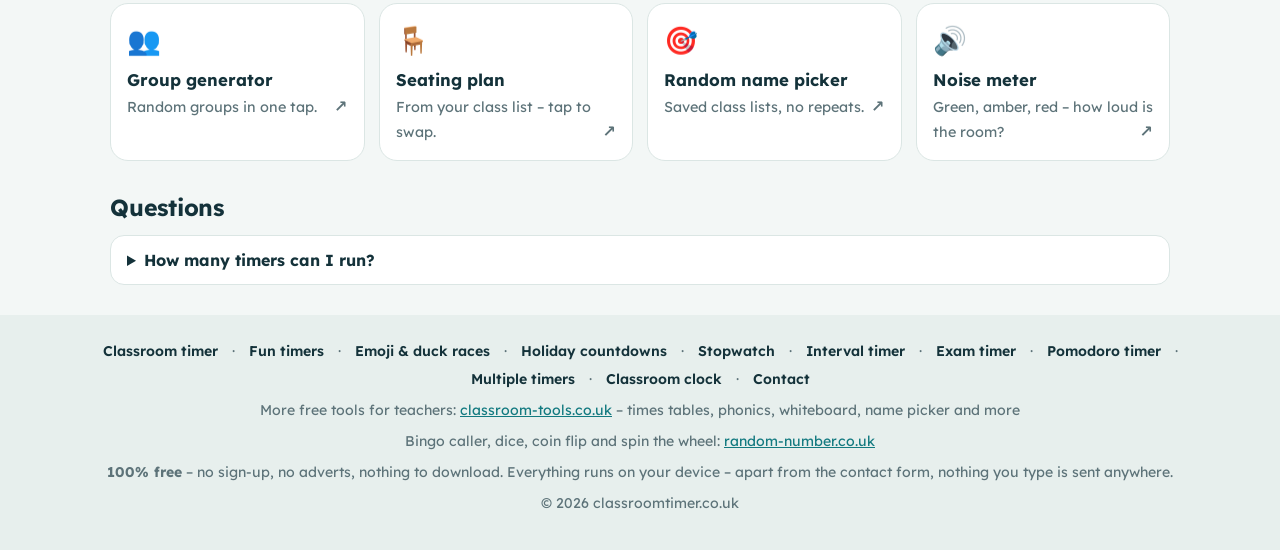
<file: multiple-timers/index.html>
<!DOCTYPE html>
<html lang="en-GB">
<head>
<meta charset="utf-8">
<meta name="viewport" content="width=device-width, initial-scale=1">
<title>Multiple Timers – Run Two or More Classroom Timers at Once</title>
<meta name="description" content="Run two timers, three timers or up to 12 countdown timers at once – one for each group, station or table. Name each timer, start them together or separately. Free, full screen.">
<link rel="canonical" href="https://classroomtimer.co.uk/multiple-timers/">
<meta name="robots" content="index, follow">
<meta name="theme-color" content="#0F5257">
<link rel="icon" href="/favicon.svg?v=20261125" type="image/svg+xml">
<link rel="icon" href="/favicon-32.png?v=20261125" sizes="32x32" type="image/png">
<link rel="apple-touch-icon" href="/apple-touch-icon.png?v=20261125">
<meta property="og:type" content="website"><meta property="og:url" content="https://classroomtimer.co.uk/multiple-timers/"><meta property="og:site_name" content="Classroom Timer">
<meta property="og:title" content="Multiple Timers – Run Two or More Classroom Timers at Once"><meta property="og:description" content="Run two timers, three timers or up to 12 countdown timers at once – one for each group, station or table. Name each timer, start them together or separately. Free, full screen.">
<meta property="og:image" content="https://classroomtimer.co.uk/og-image.png?v=20261125"><meta property="og:image:width" content="1200"><meta property="og:image:height" content="630"><meta property="og:locale" content="en_GB">
<meta name="twitter:card" content="summary_large_image"><meta name="twitter:title" content="Multiple Timers – Run Two or More Classroom Timers at Once"><meta name="twitter:description" content="Run two timers, three timers or up to 12 countdown timers at once – one for each group, station or table. Name each timer, start them together or separately. Free, full screen."><meta name="twitter:image" content="https://classroomtimer.co.uk/og-image.png?v=20261125">
<link rel="preconnect" href="https://fonts.googleapis.com"><link rel="preconnect" href="https://fonts.gstatic.com" crossorigin>
<link href="https://fonts.googleapis.com/css2?family=Lexend:wght@400;500;600;700;800&display=swap" rel="stylesheet">
<link rel="stylesheet" href="/site.css?v=20261125">
<style>#mGrid{display:grid;grid-template-columns:repeat(auto-fill,minmax(230px,1fr));gap:14px;width:100%}
  .mt{background:#fff;border:3px solid var(--c);border-radius:20px;padding:14px;display:flex;flex-direction:column;gap:8px;align-items:center}
  .mt.running{box-shadow:0 0 0 4px color-mix(in srgb,var(--c) 25%,transparent)}
  .mt.done{animation:ct-flash 1s ease-in-out 4}
  .mt-name{width:100%;text-align:center;font-weight:800;font-size:1.05rem;border:0;border-bottom:2px dashed var(--line);border-radius:0;padding:4px;color:var(--c)}
  .mt-time{font-size:clamp(2.4rem,7vw,3.4rem)}.mt.done .mt-time{color:var(--t-end);font-size:1.7rem}
  .mt-edit{display:none;gap:6px;align-items:center}.mt.editing .mt-edit{display:flex}.mt.editing .mt-time{display:none}
  .mt-edit input{width:64px;font-size:1.4rem;font-weight:800;text-align:center}.mt-edit button{font:inherit;font-weight:700;border:0;background:var(--brand);color:#fff;border-radius:10px;padding:8px 10px;cursor:pointer}
  .mt-bar{width:100%;height:10px;border-radius:9px;background:#eef2f1;overflow:hidden}.mt-bar i{display:block;height:100%;background:var(--c);transform-origin:left}
  .mt-btns{display:flex;gap:6px;width:100%}.mt-btns .btn{flex:1;min-width:0;padding:11px;font-size:1rem}
  .madd{display:flex;gap:10px;flex-wrap:wrap;justify-content:center;align-items:flex-end;margin-top:16px}
  .mtop{display:flex;justify-content:space-between;align-items:center;width:100%;gap:10px;flex-wrap:wrap;padding-right:52px}
  .multi .stage{align-items:stretch;justify-content:flex-start;min-height:300px}
  .stage:fullscreen #mGrid,.stage.fake-fs #mGrid{grid-template-columns:repeat(auto-fit,minmax(min(300px,45vw),1fr))}
  .stage:fullscreen .mt-time,.stage.fake-fs .mt-time{font-size:clamp(3rem,9vh,6rem)}</style>
<script type="application/ld+json">{"@context": "https://schema.org", "@graph": [{"@type": "WebApplication", "name": "Multiple timers", "url": "https://classroomtimer.co.uk/multiple-timers/", "applicationCategory": "EducationalApplication", "operatingSystem": "Any (runs in your web browser)", "isAccessibleForFree": true, "inLanguage": "en-GB", "offers": {"@type": "Offer", "price": "0", "priceCurrency": "GBP"}}, {"@type": "FAQPage", "mainEntity": [{"@type": "Question", "name": "How many timers can I run?", "acceptedAnswer": {"@type": "Answer", "text": "Up to 12 at once. Your timers and their names are remembered on your device for next time."}}]}, {"@type": "BreadcrumbList", "itemListElement": [{"@type": "ListItem", "position": 1, "name": "Classroom Timer", "item": "https://classroomtimer.co.uk/"}, {"@type": "ListItem", "position": 2, "name": "Multiple timers", "item": "https://classroomtimer.co.uk/multiple-timers/"}]}]}</script>
</head>
<body data-page="multi">
<header class="top"><div class="top-in">
  <a class="logo" href="/" aria-label="Classroom Timer – home"><svg viewBox="0 0 64 64" aria-hidden="true"><circle cx="32" cy="35" r="24" fill="#FFC845"/><circle cx="32" cy="35" r="18" fill="#fff"/>
<path d="M32 35 L32 22" stroke="#0F5257" stroke-width="5" stroke-linecap="round"/><path d="M32 35 L41 40" stroke="#FF6B5B" stroke-width="5" stroke-linecap="round"/>
<rect x="26" y="4" width="12" height="7" rx="3" fill="#FFC845"/><circle cx="32" cy="35" r="3.5" fill="#0F5257"/></svg>Classroom <span>Timer</span></a>
  <button class="menu-btn" type="button" aria-expanded="false" aria-controls="nav">☰ Menu</button>
  <nav class="nav" id="nav" aria-label="Timers"><a href="/">Timer</a><a href="/fun-timers/">Fun</a><a href="/races/">Races</a><a href="/holiday-countdown/">Countdowns</a><a href="/stopwatch/">Stopwatch</a><a href="/interval-timer/">Interval</a><a href="/exam-timer/">Exam</a><a href="/pomodoro-timer/">Pomodoro</a><a href="/multiple-timers/" class="on" aria-current="page">Multiple</a><a href="/clock/">Clock</a><a class="sister" href="https://classroom-tools.co.uk/">🧰 More tools ↗</a></nav>
</div></header>
<main>
<div class="hero"><h1>Multiple timers</h1><p>Run a separate countdown for each group, table or station. Name them, set different times, and start them together or one by one.</p></div>
<section class="card multi"><div class="stage" id="stage"><button class="fs-btn" id="fsBtn" type="button"></button>
    <div class="mtop"><strong id="mCount"></strong><div style="display:flex;gap:8px;flex-wrap:wrap"><button class="small-btn" id="mStartAll" type="button">▶ Start all</button><button class="small-btn" id="mPauseAll" type="button">⏸ Pause all</button><button class="small-btn" id="mResetAll" type="button">↺ Reset all</button></div></div>
    <div id="mGrid"></div></div>
    <div class="madd"><label class="field">Name<input type="text" id="mName" maxlength="24" placeholder="e.g. Table 4"></label>
      <label class="field">Minutes<input type="number" id="mMins" min="0.5" max="360" step="0.5" value="5" style="width:110px"></label>
      <button class="btn dark" id="mAdd" type="button">+ Add timer</button>
      <label class="field">Sound<select id="mSound"></select></label></div>
    <p class="hint">Tap a timer’s name to rename it, or its numbers to change the time. Up to 12 timers. F = full screen.</p></section>
</main>
<section class="info"><h2>Ideas for multiple timers</h2>
  <ul><li>A different time for each group in a carousel or rotation.</li><li>Staggered starts for practical experiments.</li>
  <li>Timing several presentations or debates.</li><li>Kitchen timers in food technology.</li></ul>
  <h2>More timers</h2><div class="tools"><a class="tool" href="/"><i>⏱️</i><b>Classroom timer</b><span>Big countdown with presets for the board.</span></a><a class="tool" href="/fun-timers/"><i>🐢</i><b>Fun timers</b><span>Animal race, sand timer, traffic light and candle.</span></a><a class="tool" href="/races/"><i>🦆</i><b>Emoji & duck races</b><span>Random-winner races to pick a name or team.</span></a><a class="tool" href="/holiday-countdown/"><i>🎄</i><b>Holiday countdowns</b><span>Days and sleeps until Christmas, Easter and your own dates.</span></a><a class="tool" href="/stopwatch/"><i>⏲️</i><b>Stopwatch</b><span>Count up with laps – great for PE and science.</span></a><a class="tool" href="/interval-timer/"><i>💪</i><b>Interval timer</b><span>Work and rest rounds for PE, HIIT and circuits.</span></a><a class="tool" href="/exam-timer/"><i>📝</i><b>Exam timer</b><span>Reading time, extra time and 30/15/5 minute warnings.</span></a><a class="tool" href="/pomodoro-timer/"><i>🍅</i><b>Pomodoro timer</b><span>Focus sessions with planned breaks.</span></a><a class="tool" href="/clock/"><i>🕒</i><b>Classroom clock</b><span>Digital, analogue and flip clock for the room.</span></a></div><h2>Try these classroom tools too</h2><p>Times tables, name picker, seating plans and more on our sister site, <a href="https://classroom-tools.co.uk/">Classroom Tools</a>.</p><div class="tools"><a class="tool ext" href="https://classroom-tools.co.uk/group-generator/" target="_blank" rel="noopener"><i>👥</i><b>Group generator</b><span>Random groups in one tap.</span></a><a class="tool ext" href="https://classroom-tools.co.uk/seating-plan/" target="_blank" rel="noopener"><i>🪑</i><b>Seating plan</b><span>From your class list – tap to swap.</span></a><a class="tool ext" href="https://classroom-tools.co.uk/random-name-picker/" target="_blank" rel="noopener"><i>🎯</i><b>Random name picker</b><span>Saved class lists, no repeats.</span></a><a class="tool ext" href="https://classroom-tools.co.uk/noise-meter/" target="_blank" rel="noopener"><i>🔊</i><b>Noise meter</b><span>Green, amber, red – how loud is the room?</span></a></div><h2>Questions</h2><details><summary>How many timers can I run?</summary><p>Up to 12 at once. Your timers and their names are remembered on your device for next time.</p></details></section>
<footer><div class="foot-in">
  <div class="foot-links"><a href="/">Classroom timer</a> · <a href="/fun-timers/">Fun timers</a> · <a href="/races/">Emoji & duck races</a> · <a href="/holiday-countdown/">Holiday countdowns</a> · <a href="/stopwatch/">Stopwatch</a> · <a href="/interval-timer/">Interval timer</a> · <a href="/exam-timer/">Exam timer</a> · <a href="/pomodoro-timer/">Pomodoro timer</a> · <a href="/multiple-timers/">Multiple timers</a> · <a href="/clock/">Classroom clock</a> · <a href="/contact/">Contact</a></div>
  <div>More free tools for teachers: <a href="https://classroom-tools.co.uk/">classroom-tools.co.uk</a> – times tables, phonics, whiteboard, name picker and more</div>
  <div>Bingo caller, dice, coin flip and spin the wheel: <a href="https://random-number.co.uk/">random-number.co.uk</a></div>
  <div><strong>100% free</strong> – no sign-up, no adverts, nothing to download. Everything runs on your device – apart from the contact form, nothing you type is sent anywhere.</div>
  <div>© 2026 classroomtimer.co.uk</div>
</div></footer>
<script src="/common.js?v=20261125"></script><script src="/pages/multi.js?v=20261125"></script>
<script data-goatcounter="https://classroomtimer.goatcounter.com/count" async src="//gc.zgo.at/count.js"></script>
</body>
</html>
</file>
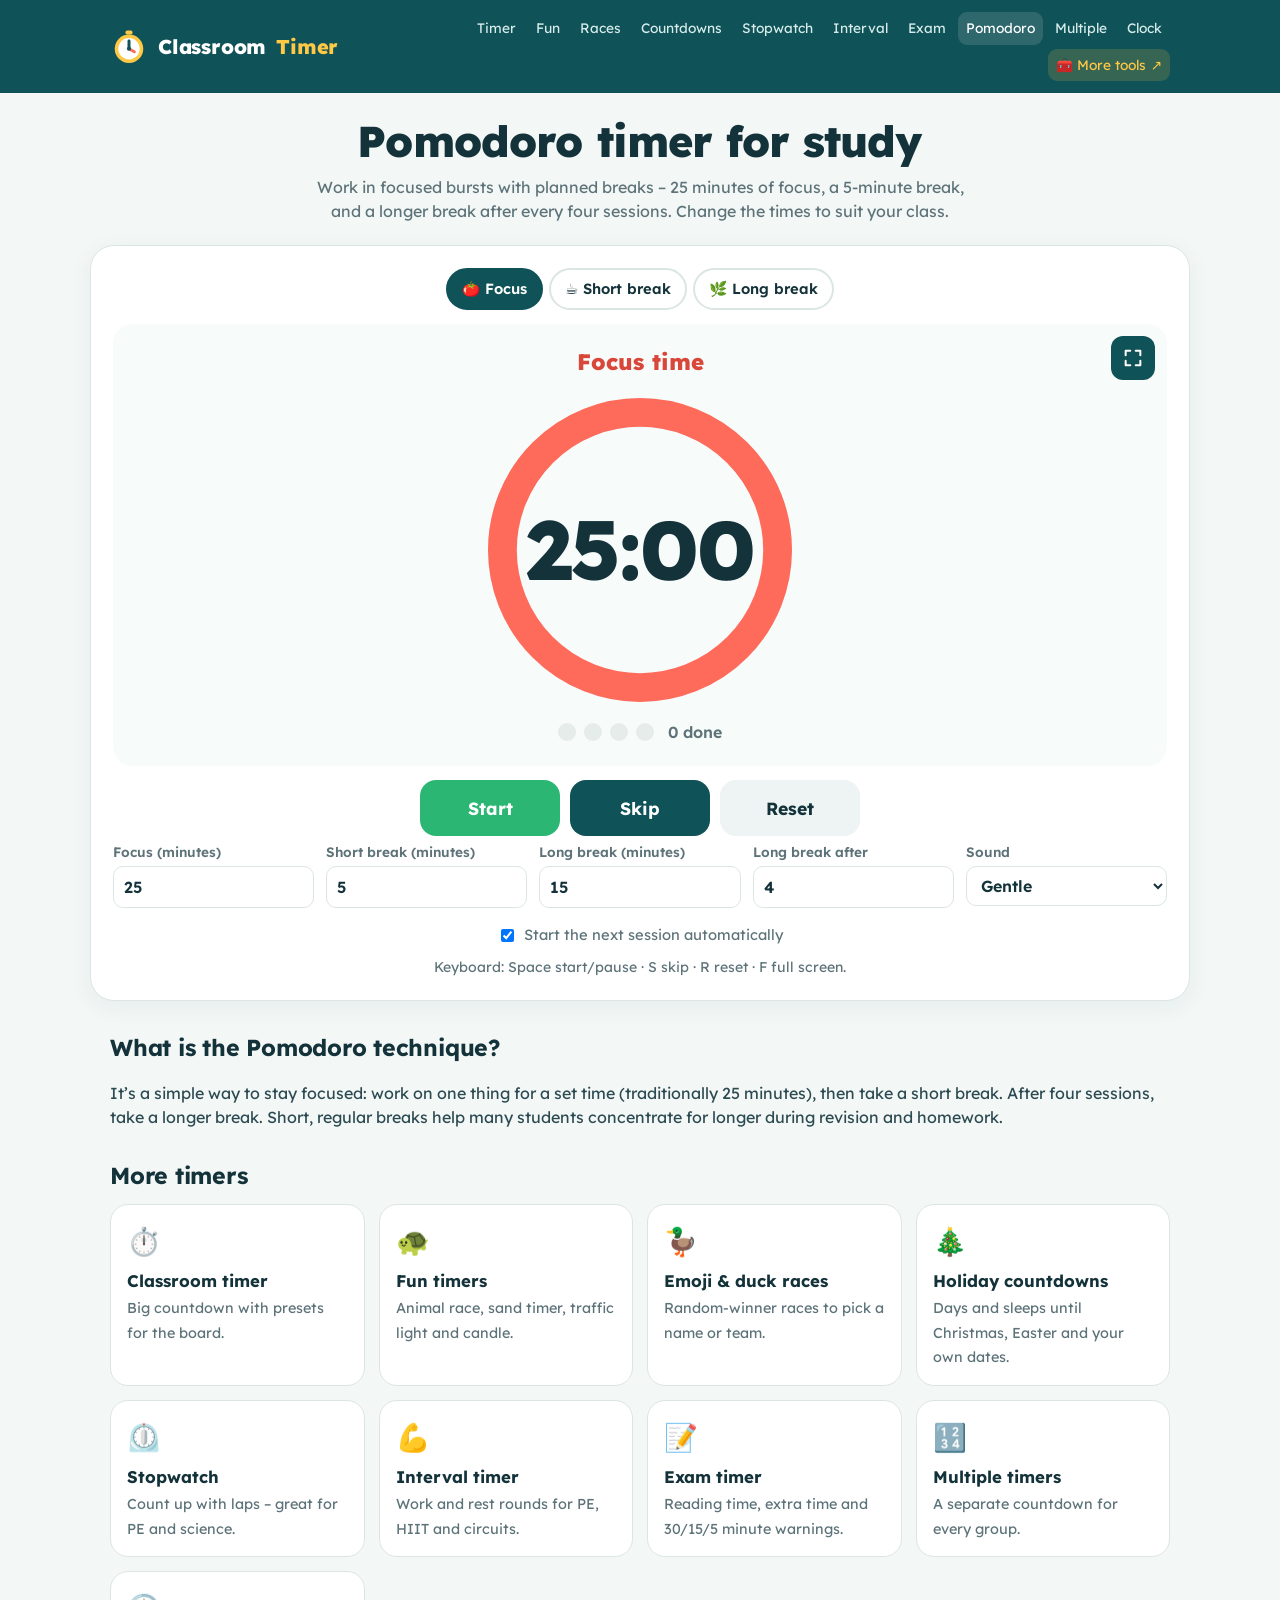
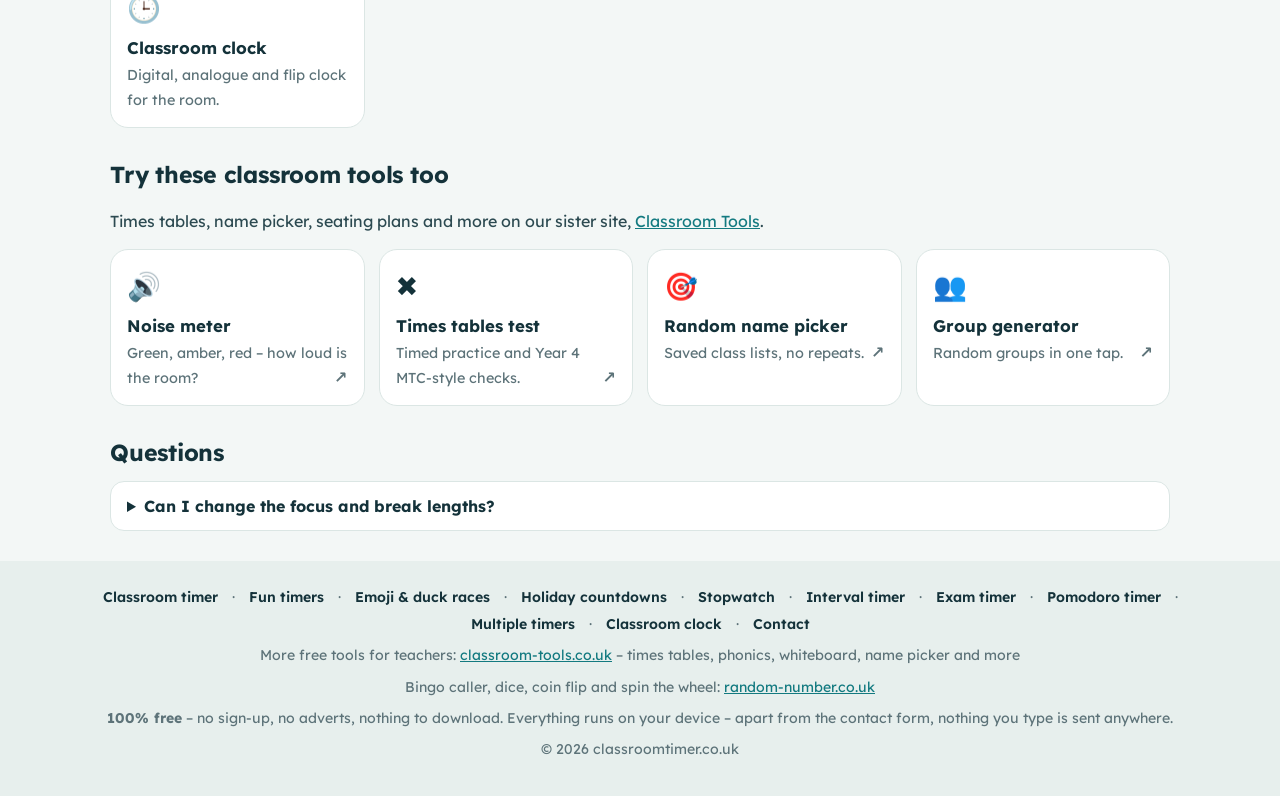
<file: pomodoro-timer/index.html>
<!DOCTYPE html>
<html lang="en-GB">
<head>
<meta charset="utf-8">
<meta name="viewport" content="width=device-width, initial-scale=1">
<title>Pomodoro Timer – Free Focus Timer for Study and Revision</title>
<meta name="description" content="Free Pomodoro timer for revision and homework: 25-minute focus sessions with short and long breaks, automatic switching and gentle sounds.">
<link rel="canonical" href="https://classroomtimer.co.uk/pomodoro-timer/">
<meta name="robots" content="index, follow">
<meta name="theme-color" content="#0F5257">
<link rel="icon" href="/favicon.svg?v=20261125" type="image/svg+xml">
<link rel="icon" href="/favicon-32.png?v=20261125" sizes="32x32" type="image/png">
<link rel="apple-touch-icon" href="/apple-touch-icon.png?v=20261125">
<meta property="og:type" content="website"><meta property="og:url" content="https://classroomtimer.co.uk/pomodoro-timer/"><meta property="og:site_name" content="Classroom Timer">
<meta property="og:title" content="Pomodoro Timer – Free Focus Timer for Study and Revision"><meta property="og:description" content="Free Pomodoro timer for revision and homework: 25-minute focus sessions with short and long breaks, automatic switching and gentle sounds.">
<meta property="og:image" content="https://classroomtimer.co.uk/og-image.png?v=20261125"><meta property="og:image:width" content="1200"><meta property="og:image:height" content="630"><meta property="og:locale" content="en_GB">
<meta name="twitter:card" content="summary_large_image"><meta name="twitter:title" content="Pomodoro Timer – Free Focus Timer for Study and Revision"><meta name="twitter:description" content="Free Pomodoro timer for revision and homework: 25-minute focus sessions with short and long breaks, automatic switching and gentle sounds."><meta name="twitter:image" content="https://classroomtimer.co.uk/og-image.png?v=20261125">
<link rel="preconnect" href="https://fonts.googleapis.com"><link rel="preconnect" href="https://fonts.gstatic.com" crossorigin>
<link href="https://fonts.googleapis.com/css2?family=Lexend:wght@400;500;600;700;800&display=swap" rel="stylesheet">
<link rel="stylesheet" href="/site.css?v=20261125">
<style>.pm .vis{width:min(320px,76vw);aspect-ratio:1;display:grid;place-items:center}.pm .vis>*{grid-area:1/1}
  .pm .ring{width:100%;height:100%}.pm .ring .track{stroke:#eef1f0}
  #pPhase{font-size:1.4rem;font-weight:800;margin:0}.pm .stage[data-phase=focus] #pPhase{color:#d9473a}.pm .stage[data-phase=short] #pPhase{color:#138a5b}.pm .stage[data-phase=long] #pPhase{color:var(--brand2)}
  #pDots{display:flex;gap:8px;align-items:center;color:var(--muted);font-weight:600}#pDots i{width:18px;height:18px;border-radius:50%;background:#e6ecea;display:inline-block}#pDots i.on{background:var(--coral)}#pDots span{margin-left:6px}
  .stage:fullscreen .vis,.stage.fake-fs .vis{width:min(62vh,80vw)}</style>
<script type="application/ld+json">{"@context": "https://schema.org", "@graph": [{"@type": "WebApplication", "name": "Pomodoro timer for study", "url": "https://classroomtimer.co.uk/pomodoro-timer/", "applicationCategory": "EducationalApplication", "operatingSystem": "Any (runs in your web browser)", "isAccessibleForFree": true, "inLanguage": "en-GB", "offers": {"@type": "Offer", "price": "0", "priceCurrency": "GBP"}}, {"@type": "FAQPage", "mainEntity": [{"@type": "Question", "name": "Can I change the focus and break lengths?", "acceptedAnswer": {"@type": "Answer", "text": "Yes – set any focus, short break and long break length, and how many sessions come before a long break. Your settings are remembered on your device."}}]}, {"@type": "BreadcrumbList", "itemListElement": [{"@type": "ListItem", "position": 1, "name": "Classroom Timer", "item": "https://classroomtimer.co.uk/"}, {"@type": "ListItem", "position": 2, "name": "Pomodoro timer for study", "item": "https://classroomtimer.co.uk/pomodoro-timer/"}]}]}</script>
</head>
<body data-page="pomodoro">
<header class="top"><div class="top-in">
  <a class="logo" href="/" aria-label="Classroom Timer – home"><svg viewBox="0 0 64 64" aria-hidden="true"><circle cx="32" cy="35" r="24" fill="#FFC845"/><circle cx="32" cy="35" r="18" fill="#fff"/>
<path d="M32 35 L32 22" stroke="#0F5257" stroke-width="5" stroke-linecap="round"/><path d="M32 35 L41 40" stroke="#FF6B5B" stroke-width="5" stroke-linecap="round"/>
<rect x="26" y="4" width="12" height="7" rx="3" fill="#FFC845"/><circle cx="32" cy="35" r="3.5" fill="#0F5257"/></svg>Classroom <span>Timer</span></a>
  <button class="menu-btn" type="button" aria-expanded="false" aria-controls="nav">☰ Menu</button>
  <nav class="nav" id="nav" aria-label="Timers"><a href="/">Timer</a><a href="/fun-timers/">Fun</a><a href="/races/">Races</a><a href="/holiday-countdown/">Countdowns</a><a href="/stopwatch/">Stopwatch</a><a href="/interval-timer/">Interval</a><a href="/exam-timer/">Exam</a><a href="/pomodoro-timer/" class="on" aria-current="page">Pomodoro</a><a href="/multiple-timers/">Multiple</a><a href="/clock/">Clock</a><a class="sister" href="https://classroom-tools.co.uk/">🧰 More tools ↗</a></nav>
</div></header>
<main>
<div class="hero"><h1>Pomodoro timer for study</h1><p>Work in focused bursts with planned breaks – 25 minutes of focus, a 5-minute break, and a longer break after every four sessions. Change the times to suit your class.</p></div>
<section class="card pm"><div class="chips" id="pModes"><button type="button" data-m="focus">🍅 Focus</button><button type="button" data-m="short">☕ Short break</button><button type="button" data-m="long">🌿 Long break</button></div>
    <div class="stage" id="stage"><button class="fs-btn" id="fsBtn" type="button"></button><p id="pPhase">Focus time</p>
    <div class="vis"><svg class="ring" viewBox="0 0 200 200"><circle class="track" cx="100" cy="100" r="86" fill="none" stroke-width="18"/><circle id="pProg" cx="100" cy="100" r="86" fill="none" stroke-width="18" stroke-linecap="round" transform="rotate(-90 100 100)" stroke-dasharray="540.35"/></svg>
    <div class="digits" id="pDigits">25:00</div></div><div id="pDots"></div>
    <div class="fsctrl"><button class="btn go" id="pGo2" type="button">Start</button><button class="btn dark" id="pSkip2" type="button">Skip</button></div></div>
    <div class="ctrl"><button class="btn go" id="pGo" type="button">Start</button><button class="btn dark" id="pSkip" type="button">Skip</button><button class="btn ghost" id="pReset" type="button">Reset</button></div>
    <div class="grid-fields" id="pFields">
      <label class="field">Focus (minutes)<input type="number" id="pFocus" min="1" max="180"></label>
      <label class="field">Short break (minutes)<input type="number" id="pShort" min="1" max="60"></label>
      <label class="field">Long break (minutes)<input type="number" id="pLong" min="1" max="90"></label>
      <label class="field">Long break after<input type="number" id="pEvery" min="2" max="12"></label>
      <label class="field">Sound<select id="pSound"></select></label></div>
    <div class="opts"><label><input type="checkbox" id="pAuto"> Start the next session automatically</label></div>
    <p class="hint">Keyboard: Space start/pause · S skip · R reset · F full screen.</p></section>
</main>
<section class="info"><h2>What is the Pomodoro technique?</h2>
  <p>It’s a simple way to stay focused: work on one thing for a set time (traditionally 25 minutes), then take a short break. After four sessions, take a longer break. Short, regular breaks help many students concentrate for longer during revision and homework.</p>
  <h2>More timers</h2><div class="tools"><a class="tool" href="/"><i>⏱️</i><b>Classroom timer</b><span>Big countdown with presets for the board.</span></a><a class="tool" href="/fun-timers/"><i>🐢</i><b>Fun timers</b><span>Animal race, sand timer, traffic light and candle.</span></a><a class="tool" href="/races/"><i>🦆</i><b>Emoji & duck races</b><span>Random-winner races to pick a name or team.</span></a><a class="tool" href="/holiday-countdown/"><i>🎄</i><b>Holiday countdowns</b><span>Days and sleeps until Christmas, Easter and your own dates.</span></a><a class="tool" href="/stopwatch/"><i>⏲️</i><b>Stopwatch</b><span>Count up with laps – great for PE and science.</span></a><a class="tool" href="/interval-timer/"><i>💪</i><b>Interval timer</b><span>Work and rest rounds for PE, HIIT and circuits.</span></a><a class="tool" href="/exam-timer/"><i>📝</i><b>Exam timer</b><span>Reading time, extra time and 30/15/5 minute warnings.</span></a><a class="tool" href="/multiple-timers/"><i>🔢</i><b>Multiple timers</b><span>A separate countdown for every group.</span></a><a class="tool" href="/clock/"><i>🕒</i><b>Classroom clock</b><span>Digital, analogue and flip clock for the room.</span></a></div><h2>Try these classroom tools too</h2><p>Times tables, name picker, seating plans and more on our sister site, <a href="https://classroom-tools.co.uk/">Classroom Tools</a>.</p><div class="tools"><a class="tool ext" href="https://classroom-tools.co.uk/noise-meter/" target="_blank" rel="noopener"><i>🔊</i><b>Noise meter</b><span>Green, amber, red – how loud is the room?</span></a><a class="tool ext" href="https://classroom-tools.co.uk/times-tables-test/" target="_blank" rel="noopener"><i>✖️</i><b>Times tables test</b><span>Timed practice and Year 4 MTC-style checks.</span></a><a class="tool ext" href="https://classroom-tools.co.uk/random-name-picker/" target="_blank" rel="noopener"><i>🎯</i><b>Random name picker</b><span>Saved class lists, no repeats.</span></a><a class="tool ext" href="https://classroom-tools.co.uk/group-generator/" target="_blank" rel="noopener"><i>👥</i><b>Group generator</b><span>Random groups in one tap.</span></a></div><h2>Questions</h2><details><summary>Can I change the focus and break lengths?</summary><p>Yes – set any focus, short break and long break length, and how many sessions come before a long break. Your settings are remembered on your device.</p></details></section>
<footer><div class="foot-in">
  <div class="foot-links"><a href="/">Classroom timer</a> · <a href="/fun-timers/">Fun timers</a> · <a href="/races/">Emoji & duck races</a> · <a href="/holiday-countdown/">Holiday countdowns</a> · <a href="/stopwatch/">Stopwatch</a> · <a href="/interval-timer/">Interval timer</a> · <a href="/exam-timer/">Exam timer</a> · <a href="/pomodoro-timer/">Pomodoro timer</a> · <a href="/multiple-timers/">Multiple timers</a> · <a href="/clock/">Classroom clock</a> · <a href="/contact/">Contact</a></div>
  <div>More free tools for teachers: <a href="https://classroom-tools.co.uk/">classroom-tools.co.uk</a> – times tables, phonics, whiteboard, name picker and more</div>
  <div>Bingo caller, dice, coin flip and spin the wheel: <a href="https://random-number.co.uk/">random-number.co.uk</a></div>
  <div><strong>100% free</strong> – no sign-up, no adverts, nothing to download. Everything runs on your device – apart from the contact form, nothing you type is sent anywhere.</div>
  <div>© 2026 classroomtimer.co.uk</div>
</div></footer>
<script src="/common.js?v=20261125"></script><script src="/pages/pomodoro.js?v=20261125"></script>
<script data-goatcounter="https://classroomtimer.goatcounter.com/count" async src="//gc.zgo.at/count.js"></script>
</body>
</html>
</file>
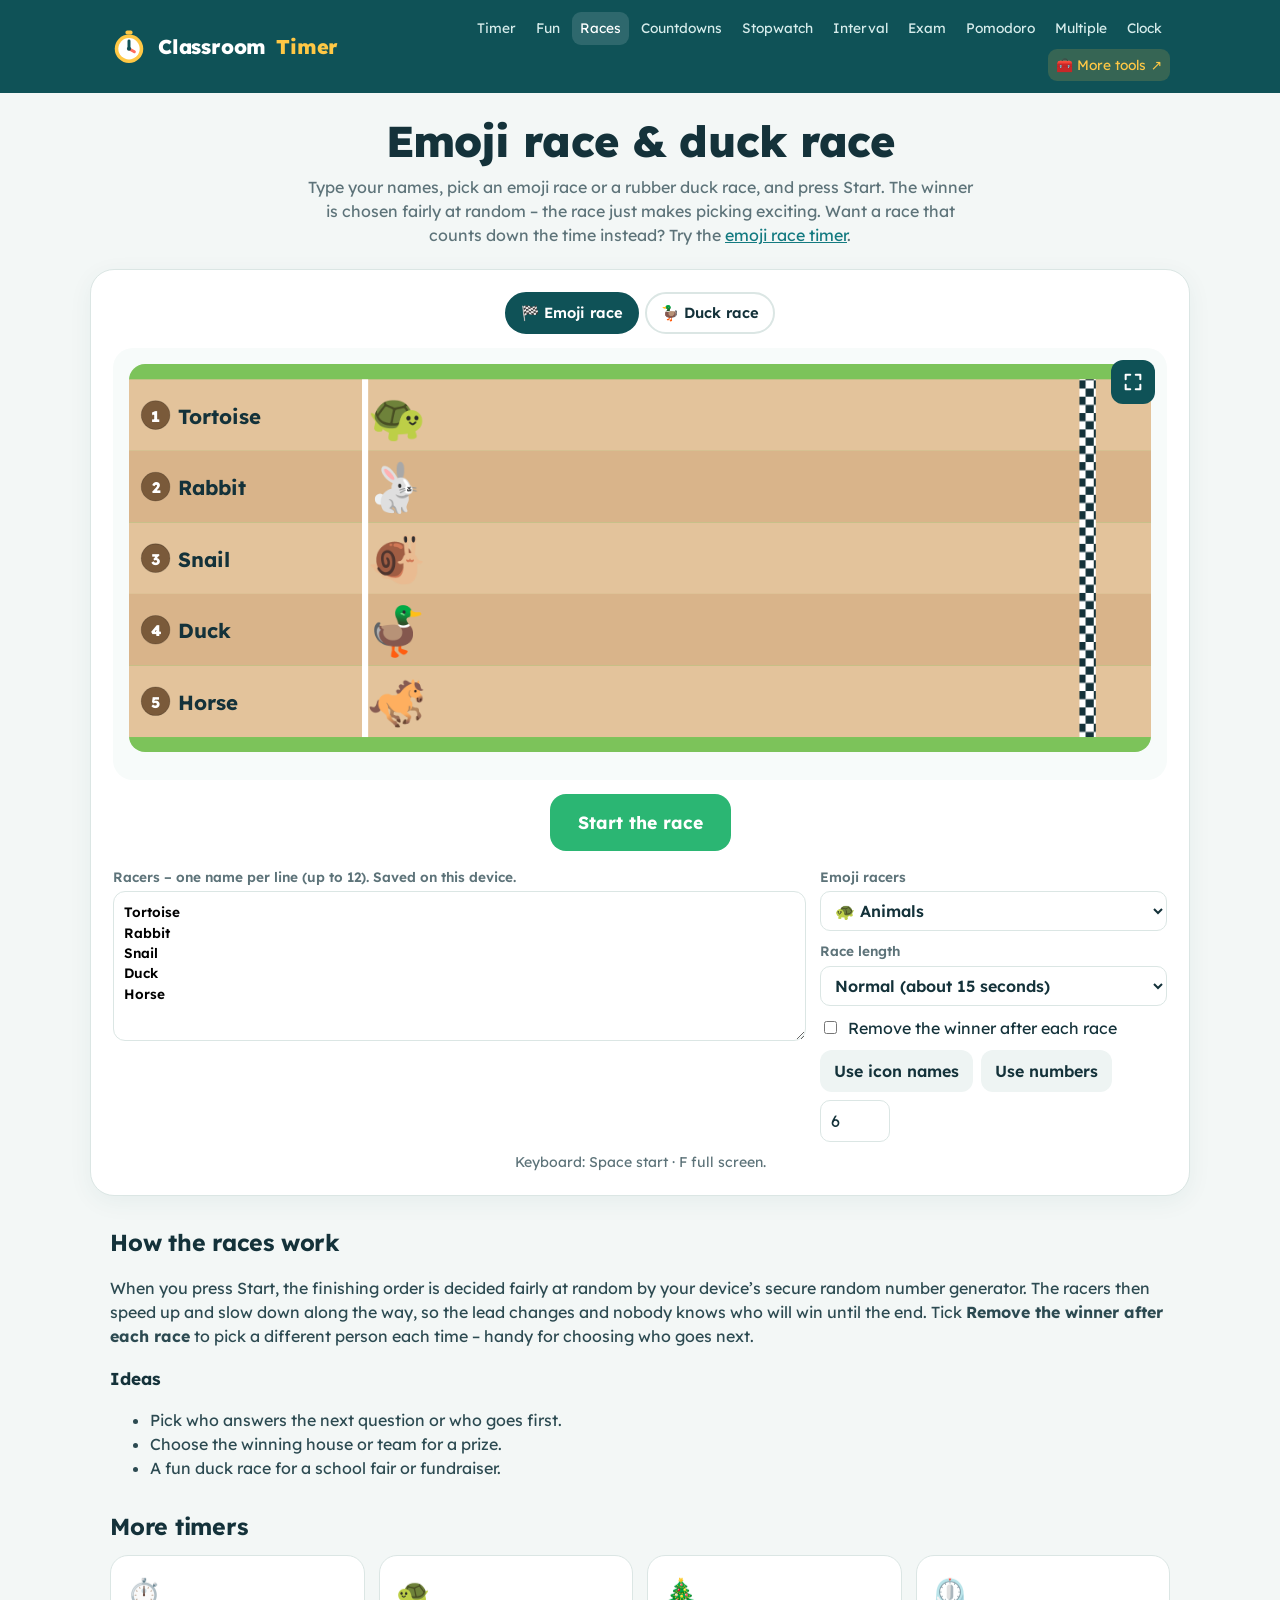
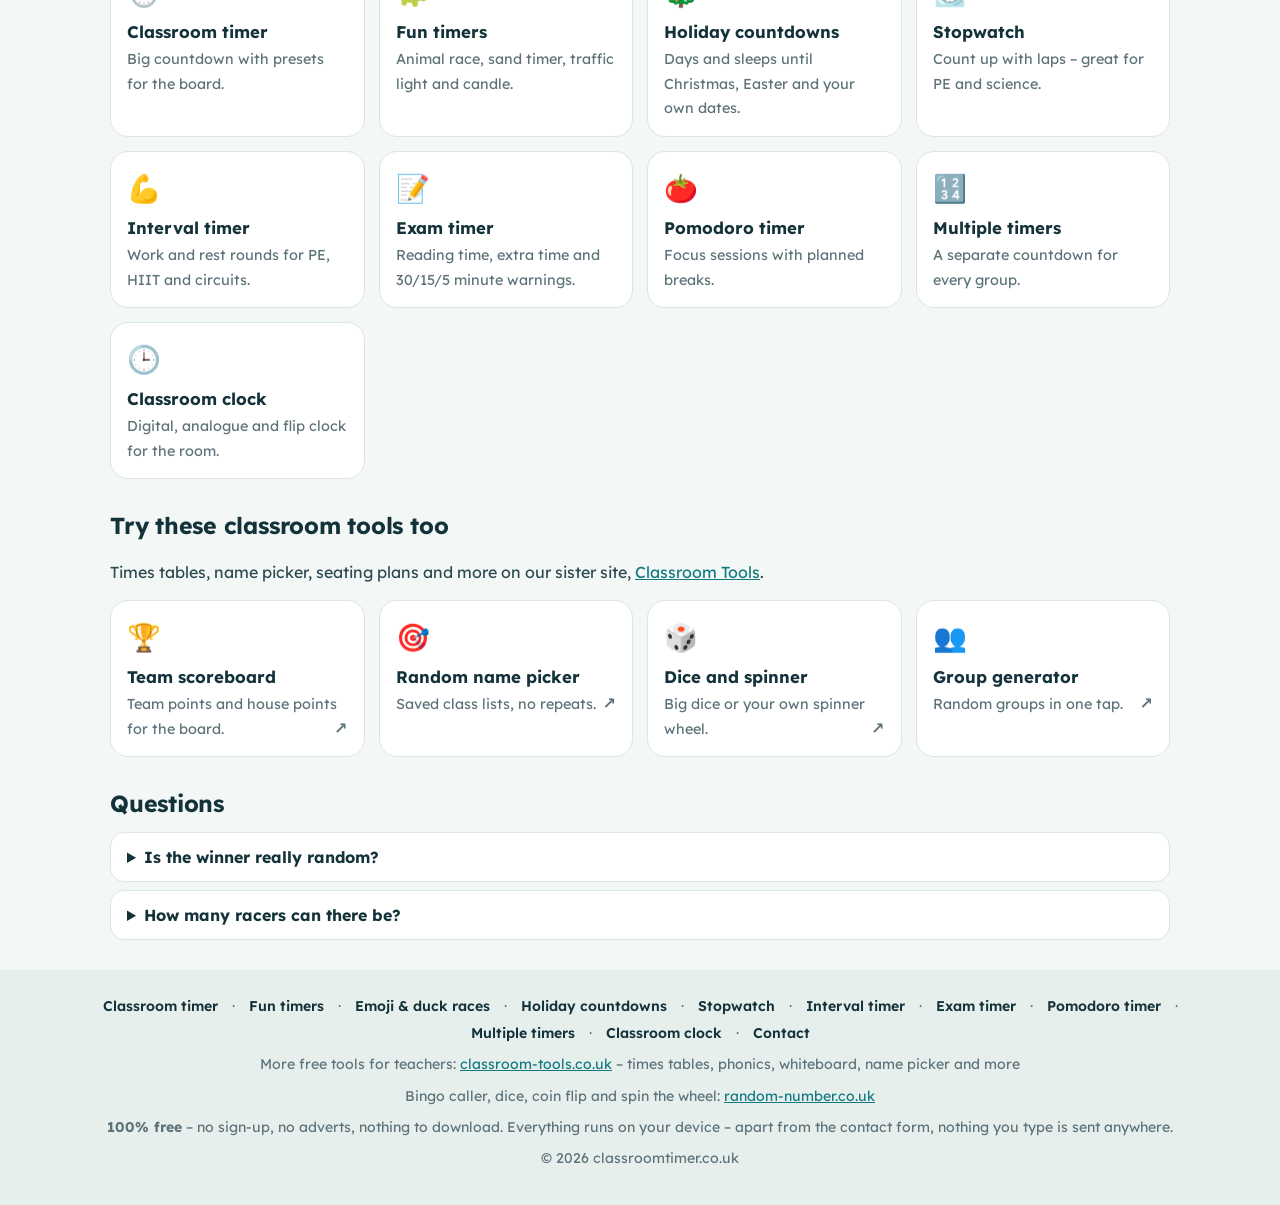
<file: races/index.html>
<!DOCTYPE html>
<html lang="en-GB">
<head>
<meta charset="utf-8">
<meta name="viewport" content="width=device-width, initial-scale=1">
<title>Emoji Race &amp; Duck Race – Random Name Picker Race for Class</title>
<meta name="description" content="Free random race picker: an emoji race or a rubber duck race with your names. 3-2-1-Go start, lead changes and a podium. Fair, random winner. Full screen.">
<link rel="canonical" href="https://classroomtimer.co.uk/races/">
<meta name="robots" content="index, follow">
<meta name="theme-color" content="#0F5257">
<link rel="icon" href="/favicon.svg?v=20261125" type="image/svg+xml">
<link rel="icon" href="/favicon-32.png?v=20261125" sizes="32x32" type="image/png">
<link rel="apple-touch-icon" href="/apple-touch-icon.png?v=20261125">
<meta property="og:type" content="website"><meta property="og:url" content="https://classroomtimer.co.uk/races/"><meta property="og:site_name" content="Classroom Timer">
<meta property="og:title" content="Emoji Race &amp; Duck Race – Random Name Picker Race for Class"><meta property="og:description" content="Free random race picker: an emoji race or a rubber duck race with your names. 3-2-1-Go start, lead changes and a podium. Fair, random winner. Full screen.">
<meta property="og:image" content="https://classroomtimer.co.uk/og-image.png?v=20261125"><meta property="og:image:width" content="1200"><meta property="og:image:height" content="630"><meta property="og:locale" content="en_GB">
<meta name="twitter:card" content="summary_large_image"><meta name="twitter:title" content="Emoji Race &amp; Duck Race – Random Name Picker Race for Class"><meta name="twitter:description" content="Free random race picker: an emoji race or a rubber duck race with your names. 3-2-1-Go start, lead changes and a podium. Fair, random winner. Full screen."><meta name="twitter:image" content="https://classroomtimer.co.uk/og-image.png?v=20261125">
<link rel="preconnect" href="https://fonts.googleapis.com"><link rel="preconnect" href="https://fonts.gstatic.com" crossorigin>
<link href="https://fonts.googleapis.com/css2?family=Lexend:wght@400;500;600;700;800&display=swap" rel="stylesheet">
<link rel="stylesheet" href="/site.css?v=20261125">
<style>.rc .stage{min-height:300px;padding:16px;gap:12px}
  #rScene{width:100%}.race-svg{width:100%;height:auto;display:block;border-radius:16px}
  .race-svg .bob{transform-box:fill-box;transform-origin:50% 100%}
  .race-svg .bob.run{animation:rbob .35s ease-in-out infinite}
  @keyframes rbob{50%{transform:translateY(-5px) rotate(-4deg)}}
  .race-svg .wave{animation:wv 3s linear infinite}.race-svg .wave.w1{animation-duration:4s}.race-svg .wave.w2{animation-duration:5s}
  @keyframes wv{to{transform:translateX(100px)}}
  .race-svg .won .bob{animation:rhop .6s ease-in-out 4}
  @keyframes rhop{50%{transform:translateY(-16px) scale(1.15)}}
  #rCount{position:absolute;inset:0;display:grid;place-items:center;font-size:clamp(4rem,16vw,10rem);font-weight:800;color:#fff;text-shadow:0 4px 20px rgba(0,0,0,.45);background:rgba(15,82,87,.25);z-index:4;border-radius:20px}
  #rCount[hidden]{display:none}
  .race-svg .medal{font-size:30px}
  #rResults{text-align:center}#rResults .winner{font-size:clamp(1.5rem,4vw,2.3rem);font-weight:800;color:var(--brand)}
  #rResults ol{list-style:none;padding:0;margin:8px 0 0;display:flex;gap:6px 14px;flex-wrap:wrap;justify-content:center;font-weight:600}
  .rset{display:grid;grid-template-columns:2fr 1fr;gap:14px;margin-top:16px}@media (max-width:700px){.rset{grid-template-columns:1fr}}
  .rset textarea{width:100%;min-height:150px;font:inherit;padding:10px;border-radius:12px;border:1.5px solid var(--line);resize:vertical}
  .rside{display:flex;flex-direction:column;gap:10px}
  .stage:fullscreen #rResults .winner,.stage.fake-fs #rResults .winner{font-size:clamp(2rem,6vh,4rem)}
  .stage:fullscreen #rScene,.stage.fake-fs #rScene{width:min(100%,150vh)}</style>
<script type="application/ld+json">{"@context": "https://schema.org", "@graph": [{"@type": "WebApplication", "name": "Emoji race & duck race", "url": "https://classroomtimer.co.uk/races/", "applicationCategory": "EducationalApplication", "operatingSystem": "Any (runs in your web browser)", "isAccessibleForFree": true, "inLanguage": "en-GB", "offers": {"@type": "Offer", "price": "0", "priceCurrency": "GBP"}}, {"@type": "FAQPage", "mainEntity": [{"@type": "Question", "name": "Is the winner really random?", "acceptedAnswer": {"@type": "Answer", "text": "Yes. The finishing order is chosen at the start using your browser’s secure random number generator, so every racer has exactly the same chance."}}, {"@type": "Question", "name": "How many racers can there be?", "acceptedAnswer": {"@type": "Answer", "text": "Up to 12. Type one name per line, press “Use icon names” to name them after the racers (Apple, Tractor, Red monster…), or press “Use numbers” to number them."}}]}, {"@type": "BreadcrumbList", "itemListElement": [{"@type": "ListItem", "position": 1, "name": "Classroom Timer", "item": "https://classroomtimer.co.uk/"}, {"@type": "ListItem", "position": 2, "name": "Emoji race & duck race", "item": "https://classroomtimer.co.uk/races/"}]}]}</script>
</head>
<body data-page="races">
<header class="top"><div class="top-in">
  <a class="logo" href="/" aria-label="Classroom Timer – home"><svg viewBox="0 0 64 64" aria-hidden="true"><circle cx="32" cy="35" r="24" fill="#FFC845"/><circle cx="32" cy="35" r="18" fill="#fff"/>
<path d="M32 35 L32 22" stroke="#0F5257" stroke-width="5" stroke-linecap="round"/><path d="M32 35 L41 40" stroke="#FF6B5B" stroke-width="5" stroke-linecap="round"/>
<rect x="26" y="4" width="12" height="7" rx="3" fill="#FFC845"/><circle cx="32" cy="35" r="3.5" fill="#0F5257"/></svg>Classroom <span>Timer</span></a>
  <button class="menu-btn" type="button" aria-expanded="false" aria-controls="nav">☰ Menu</button>
  <nav class="nav" id="nav" aria-label="Timers"><a href="/">Timer</a><a href="/fun-timers/">Fun</a><a href="/races/" class="on" aria-current="page">Races</a><a href="/holiday-countdown/">Countdowns</a><a href="/stopwatch/">Stopwatch</a><a href="/interval-timer/">Interval</a><a href="/exam-timer/">Exam</a><a href="/pomodoro-timer/">Pomodoro</a><a href="/multiple-timers/">Multiple</a><a href="/clock/">Clock</a><a class="sister" href="https://classroom-tools.co.uk/">🧰 More tools ↗</a></nav>
</div></header>
<main>
<div class="hero"><h1>Emoji race & duck race</h1><p>Type your names, pick an emoji race or a rubber duck race, and press Start. The winner is chosen fairly at random – the race just makes picking exciting. Want a race that counts down the time instead? Try the <a href="/fun-timers/">emoji race timer</a>.</p></div>
<section class="card rc"><div class="chips" id="rModes"><button type="button" data-m="emoji">🏁 Emoji race</button><button type="button" data-m="duck">🦆 Duck race</button></div>
    <div class="stage" id="stage"><button class="fs-btn" id="fsBtn" type="button"></button><div id="rScene"></div><div id="rCount" hidden></div><div id="rResults" aria-live="polite"></div>
      <div class="fsctrl"><button class="btn go" id="rGo2" type="button">Start the race</button></div></div>
    <div class="ctrl"><button class="btn go" id="rGo" type="button">Start the race</button></div><p class="hint" id="rMsg"></p>
    <div class="rset"><label class="field">Racers – one name per line (up to 12). Saved on this device.<textarea id="rNames" spellcheck="false"></textarea></label>
      <div class="rside">
        <label class="field" id="rSetWrap">Emoji racers<select id="rSet"><option value="animals">🐢 Animals</option><option value="vehicles">🚗 Vehicles</option><option value="fruit">🍎 Fruit</option><option value="monsters">👾 Monsters</option></select></label>
        <label class="field">Race length<select id="rLen"><option value="8">Quick (about 8 seconds)</option><option value="15">Normal (about 15 seconds)</option><option value="25">Long (about 25 seconds)</option></select></label>
        <label style="display:flex;gap:8px;align-items:center"><input type="checkbox" id="rRemove"> Remove the winner after each race</label>
        <div style="display:flex;gap:8px;align-items:center;flex-wrap:wrap"><button class="small-btn" id="rIcons" type="button">Use icon names</button><button class="small-btn" id="rNums" type="button">Use numbers</button><input type="number" id="rHow" min="2" max="12" value="6" style="width:70px" aria-label="How many racers"></div>
      </div></div>
    <p class="hint">Keyboard: Space start · F full screen.</p></section>
</main>
<section class="info"><h2>How the races work</h2>
  <p>When you press Start, the finishing order is decided fairly at random by your device’s secure random number generator. The racers then speed up and slow down along the way, so the lead changes and nobody knows who will win until the end. Tick <strong>Remove the winner after each race</strong> to pick a different person each time – handy for choosing who goes next.</p>
  <h3>Ideas</h3><ul><li>Pick who answers the next question or who goes first.</li><li>Choose the winning house or team for a prize.</li><li>A fun duck race for a school fair or fundraiser.</li></ul>
  <h2>More timers</h2><div class="tools"><a class="tool" href="/"><i>⏱️</i><b>Classroom timer</b><span>Big countdown with presets for the board.</span></a><a class="tool" href="/fun-timers/"><i>🐢</i><b>Fun timers</b><span>Animal race, sand timer, traffic light and candle.</span></a><a class="tool" href="/holiday-countdown/"><i>🎄</i><b>Holiday countdowns</b><span>Days and sleeps until Christmas, Easter and your own dates.</span></a><a class="tool" href="/stopwatch/"><i>⏲️</i><b>Stopwatch</b><span>Count up with laps – great for PE and science.</span></a><a class="tool" href="/interval-timer/"><i>💪</i><b>Interval timer</b><span>Work and rest rounds for PE, HIIT and circuits.</span></a><a class="tool" href="/exam-timer/"><i>📝</i><b>Exam timer</b><span>Reading time, extra time and 30/15/5 minute warnings.</span></a><a class="tool" href="/pomodoro-timer/"><i>🍅</i><b>Pomodoro timer</b><span>Focus sessions with planned breaks.</span></a><a class="tool" href="/multiple-timers/"><i>🔢</i><b>Multiple timers</b><span>A separate countdown for every group.</span></a><a class="tool" href="/clock/"><i>🕒</i><b>Classroom clock</b><span>Digital, analogue and flip clock for the room.</span></a></div><h2>Try these classroom tools too</h2><p>Times tables, name picker, seating plans and more on our sister site, <a href="https://classroom-tools.co.uk/">Classroom Tools</a>.</p><div class="tools"><a class="tool ext" href="https://classroom-tools.co.uk/scoreboard/" target="_blank" rel="noopener"><i>🏆</i><b>Team scoreboard</b><span>Team points and house points for the board.</span></a><a class="tool ext" href="https://classroom-tools.co.uk/random-name-picker/" target="_blank" rel="noopener"><i>🎯</i><b>Random name picker</b><span>Saved class lists, no repeats.</span></a><a class="tool ext" href="https://classroom-tools.co.uk/dice-and-spinner/" target="_blank" rel="noopener"><i>🎲</i><b>Dice and spinner</b><span>Big dice or your own spinner wheel.</span></a><a class="tool ext" href="https://classroom-tools.co.uk/group-generator/" target="_blank" rel="noopener"><i>👥</i><b>Group generator</b><span>Random groups in one tap.</span></a></div><h2>Questions</h2><details><summary>Is the winner really random?</summary><p>Yes. The finishing order is chosen at the start using your browser’s secure random number generator, so every racer has exactly the same chance.</p></details><details><summary>How many racers can there be?</summary><p>Up to 12. Type one name per line, press “Use icon names” to name them after the racers (Apple, Tractor, Red monster…), or press “Use numbers” to number them.</p></details></section>
<footer><div class="foot-in">
  <div class="foot-links"><a href="/">Classroom timer</a> · <a href="/fun-timers/">Fun timers</a> · <a href="/races/">Emoji & duck races</a> · <a href="/holiday-countdown/">Holiday countdowns</a> · <a href="/stopwatch/">Stopwatch</a> · <a href="/interval-timer/">Interval timer</a> · <a href="/exam-timer/">Exam timer</a> · <a href="/pomodoro-timer/">Pomodoro timer</a> · <a href="/multiple-timers/">Multiple timers</a> · <a href="/clock/">Classroom clock</a> · <a href="/contact/">Contact</a></div>
  <div>More free tools for teachers: <a href="https://classroom-tools.co.uk/">classroom-tools.co.uk</a> – times tables, phonics, whiteboard, name picker and more</div>
  <div>Bingo caller, dice, coin flip and spin the wheel: <a href="https://random-number.co.uk/">random-number.co.uk</a></div>
  <div><strong>100% free</strong> – no sign-up, no adverts, nothing to download. Everything runs on your device – apart from the contact form, nothing you type is sent anywhere.</div>
  <div>© 2026 classroomtimer.co.uk</div>
</div></footer>
<script src="/common.js?v=20261125"></script><script src="/pages/races.js?v=20261125"></script>
<script data-goatcounter="https://classroomtimer.goatcounter.com/count" async src="//gc.zgo.at/count.js"></script>
</body>
</html>
</file>
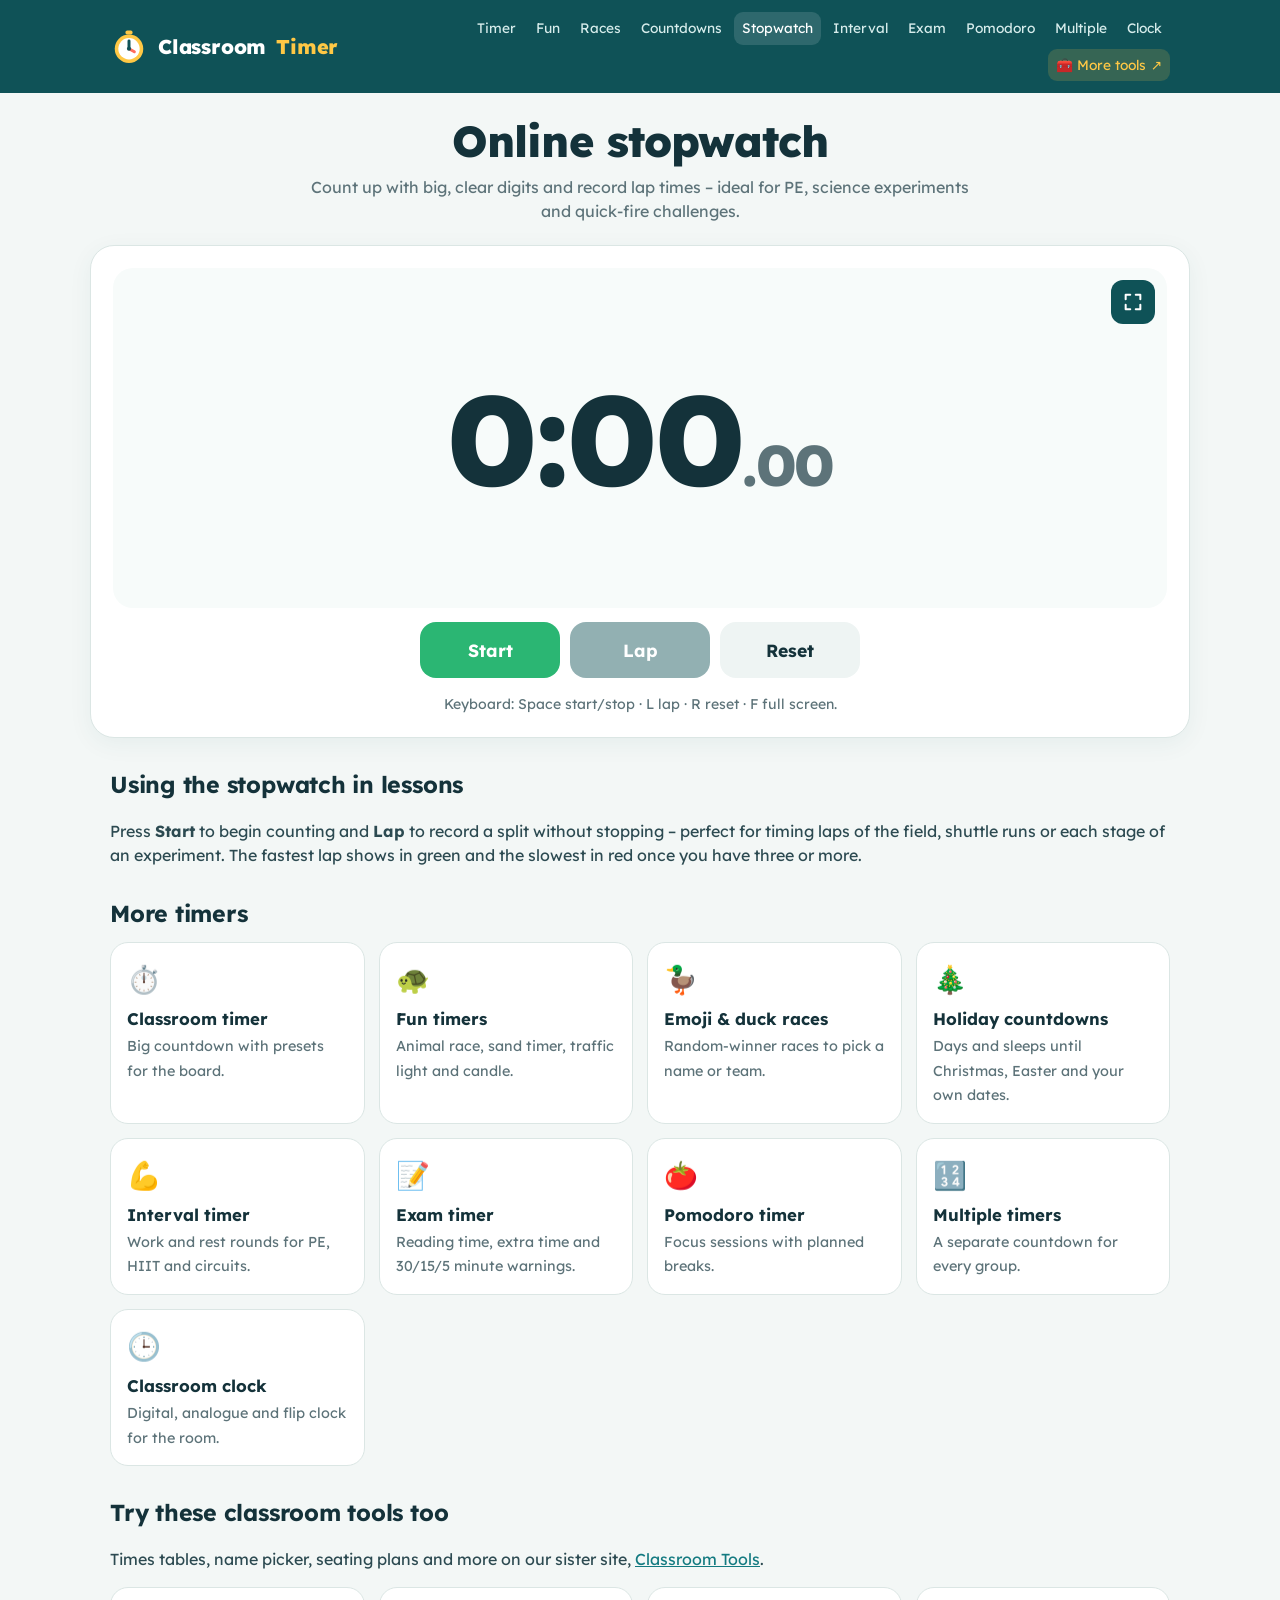
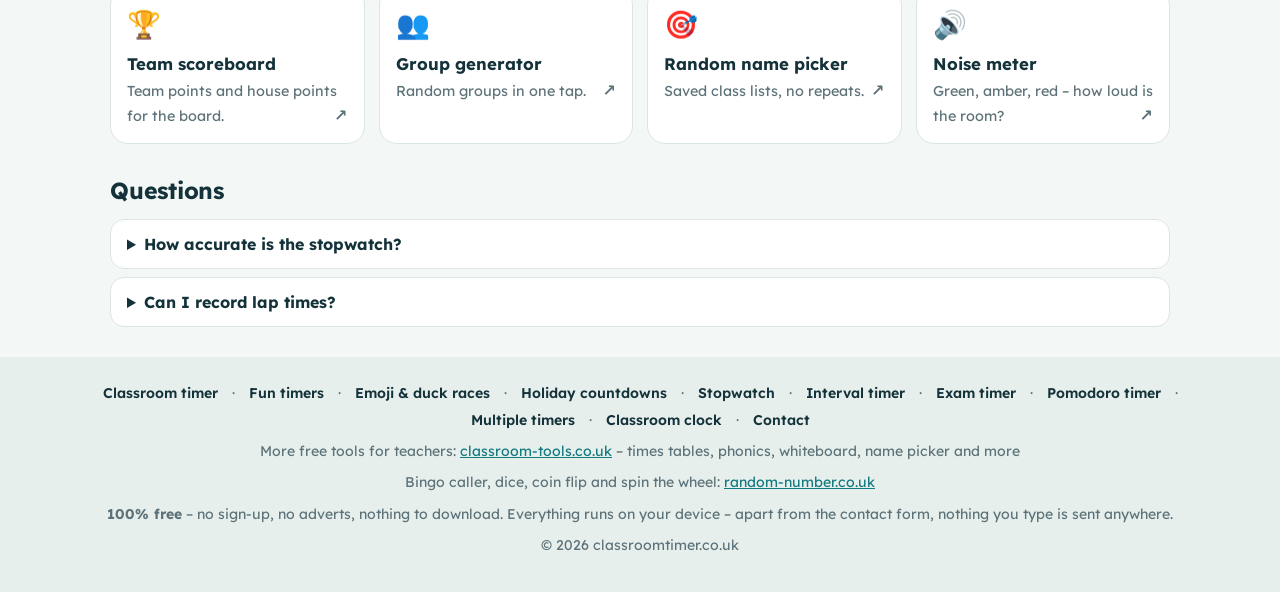
<file: stopwatch/index.html>
<!DOCTYPE html>
<html lang="en-GB">
<head>
<meta charset="utf-8">
<meta name="viewport" content="width=device-width, initial-scale=1">
<title>Online Stopwatch with Laps – Big Classroom Stopwatch</title>
<meta name="description" content="Free online stopwatch with lap times and big digits for the board. Ideal for PE, science experiments and classroom challenges. No sign-up.">
<link rel="canonical" href="https://classroomtimer.co.uk/stopwatch/">
<meta name="robots" content="index, follow">
<meta name="theme-color" content="#0F5257">
<link rel="icon" href="/favicon.svg?v=20261125" type="image/svg+xml">
<link rel="icon" href="/favicon-32.png?v=20261125" sizes="32x32" type="image/png">
<link rel="apple-touch-icon" href="/apple-touch-icon.png?v=20261125">
<meta property="og:type" content="website"><meta property="og:url" content="https://classroomtimer.co.uk/stopwatch/"><meta property="og:site_name" content="Classroom Timer">
<meta property="og:title" content="Online Stopwatch with Laps – Big Classroom Stopwatch"><meta property="og:description" content="Free online stopwatch with lap times and big digits for the board. Ideal for PE, science experiments and classroom challenges. No sign-up.">
<meta property="og:image" content="https://classroomtimer.co.uk/og-image.png?v=20261125"><meta property="og:image:width" content="1200"><meta property="og:image:height" content="630"><meta property="og:locale" content="en_GB">
<meta name="twitter:card" content="summary_large_image"><meta name="twitter:title" content="Online Stopwatch with Laps – Big Classroom Stopwatch"><meta name="twitter:description" content="Free online stopwatch with lap times and big digits for the board. Ideal for PE, science experiments and classroom challenges. No sign-up."><meta name="twitter:image" content="https://classroomtimer.co.uk/og-image.png?v=20261125">
<link rel="preconnect" href="https://fonts.googleapis.com"><link rel="preconnect" href="https://fonts.gstatic.com" crossorigin>
<link href="https://fonts.googleapis.com/css2?family=Lexend:wght@400;500;600;700;800&display=swap" rel="stylesheet">
<link rel="stylesheet" href="/site.css?v=20261125">
<style>.sw .digits{font-size:clamp(3.4rem,14vw,8rem)}.sw .digits small{font-size:.45em;color:var(--muted)}
  #laps{max-width:560px;margin:16px auto 0}#laps table{width:100%;border-collapse:collapse;font-variant-numeric:tabular-nums}
  #laps th,#laps td{padding:8px 10px;border-bottom:1px solid var(--line);text-align:right}#laps th:first-child,#laps td:first-child{text-align:left}
  #laps td small{font-size:.8em;color:var(--muted)}#laps tr.fast td{color:#138a5b;font-weight:700}#laps tr.slow td{color:#c2412f}
  .stage:fullscreen .digits,.stage.fake-fs .digits{font-size:clamp(5rem,26vh,20rem)}</style>
<script type="application/ld+json">{"@context": "https://schema.org", "@graph": [{"@type": "WebApplication", "name": "Online stopwatch", "url": "https://classroomtimer.co.uk/stopwatch/", "applicationCategory": "EducationalApplication", "operatingSystem": "Any (runs in your web browser)", "isAccessibleForFree": true, "inLanguage": "en-GB", "offers": {"@type": "Offer", "price": "0", "priceCurrency": "GBP"}}, {"@type": "FAQPage", "mainEntity": [{"@type": "Question", "name": "How accurate is the stopwatch?", "acceptedAnswer": {"@type": "Answer", "text": "It shows hundredths of a second and is based on your device’s clock, so it stays accurate even if you switch tabs."}}, {"@type": "Question", "name": "Can I record lap times?", "acceptedAnswer": {"@type": "Answer", "text": "Yes. Press Lap (or the L key) as often as you like. Each lap shows its own time and the running total."}}]}, {"@type": "BreadcrumbList", "itemListElement": [{"@type": "ListItem", "position": 1, "name": "Classroom Timer", "item": "https://classroomtimer.co.uk/"}, {"@type": "ListItem", "position": 2, "name": "Online stopwatch", "item": "https://classroomtimer.co.uk/stopwatch/"}]}]}</script>
</head>
<body data-page="stopwatch">
<header class="top"><div class="top-in">
  <a class="logo" href="/" aria-label="Classroom Timer – home"><svg viewBox="0 0 64 64" aria-hidden="true"><circle cx="32" cy="35" r="24" fill="#FFC845"/><circle cx="32" cy="35" r="18" fill="#fff"/>
<path d="M32 35 L32 22" stroke="#0F5257" stroke-width="5" stroke-linecap="round"/><path d="M32 35 L41 40" stroke="#FF6B5B" stroke-width="5" stroke-linecap="round"/>
<rect x="26" y="4" width="12" height="7" rx="3" fill="#FFC845"/><circle cx="32" cy="35" r="3.5" fill="#0F5257"/></svg>Classroom <span>Timer</span></a>
  <button class="menu-btn" type="button" aria-expanded="false" aria-controls="nav">☰ Menu</button>
  <nav class="nav" id="nav" aria-label="Timers"><a href="/">Timer</a><a href="/fun-timers/">Fun</a><a href="/races/">Races</a><a href="/holiday-countdown/">Countdowns</a><a href="/stopwatch/" class="on" aria-current="page">Stopwatch</a><a href="/interval-timer/">Interval</a><a href="/exam-timer/">Exam</a><a href="/pomodoro-timer/">Pomodoro</a><a href="/multiple-timers/">Multiple</a><a href="/clock/">Clock</a><a class="sister" href="https://classroom-tools.co.uk/">🧰 More tools ↗</a></nav>
</div></header>
<main>
<div class="hero"><h1>Online stopwatch</h1><p>Count up with big, clear digits and record lap times – ideal for PE, science experiments and quick-fire challenges.</p></div>
<section class="card sw"><div class="stage" id="stage"><button class="fs-btn" id="fsBtn" type="button"></button><div class="digits" id="swDigits">0:00</div>
    <div class="fsctrl"><button class="btn go" id="swGo2" type="button">Start</button><button class="btn dark" id="swLap2" type="button">Lap</button><button class="btn ghost" id="swReset2" type="button">Reset</button></div></div>
    <div class="ctrl"><button class="btn go" id="swGo" type="button">Start</button><button class="btn dark" id="swLap" type="button">Lap</button><button class="btn ghost" id="swReset" type="button">Reset</button></div>
    <div id="laps"></div><p class="hint">Keyboard: Space start/stop · L lap · R reset · F full screen.</p></section>
</main>
<section class="info"><h2>Using the stopwatch in lessons</h2>
  <p>Press <strong>Start</strong> to begin counting and <strong>Lap</strong> to record a split without stopping – perfect for timing laps of the field, shuttle runs or each stage of an experiment. The fastest lap shows in green and the slowest in red once you have three or more.</p>
  <h2>More timers</h2><div class="tools"><a class="tool" href="/"><i>⏱️</i><b>Classroom timer</b><span>Big countdown with presets for the board.</span></a><a class="tool" href="/fun-timers/"><i>🐢</i><b>Fun timers</b><span>Animal race, sand timer, traffic light and candle.</span></a><a class="tool" href="/races/"><i>🦆</i><b>Emoji & duck races</b><span>Random-winner races to pick a name or team.</span></a><a class="tool" href="/holiday-countdown/"><i>🎄</i><b>Holiday countdowns</b><span>Days and sleeps until Christmas, Easter and your own dates.</span></a><a class="tool" href="/interval-timer/"><i>💪</i><b>Interval timer</b><span>Work and rest rounds for PE, HIIT and circuits.</span></a><a class="tool" href="/exam-timer/"><i>📝</i><b>Exam timer</b><span>Reading time, extra time and 30/15/5 minute warnings.</span></a><a class="tool" href="/pomodoro-timer/"><i>🍅</i><b>Pomodoro timer</b><span>Focus sessions with planned breaks.</span></a><a class="tool" href="/multiple-timers/"><i>🔢</i><b>Multiple timers</b><span>A separate countdown for every group.</span></a><a class="tool" href="/clock/"><i>🕒</i><b>Classroom clock</b><span>Digital, analogue and flip clock for the room.</span></a></div><h2>Try these classroom tools too</h2><p>Times tables, name picker, seating plans and more on our sister site, <a href="https://classroom-tools.co.uk/">Classroom Tools</a>.</p><div class="tools"><a class="tool ext" href="https://classroom-tools.co.uk/scoreboard/" target="_blank" rel="noopener"><i>🏆</i><b>Team scoreboard</b><span>Team points and house points for the board.</span></a><a class="tool ext" href="https://classroom-tools.co.uk/group-generator/" target="_blank" rel="noopener"><i>👥</i><b>Group generator</b><span>Random groups in one tap.</span></a><a class="tool ext" href="https://classroom-tools.co.uk/random-name-picker/" target="_blank" rel="noopener"><i>🎯</i><b>Random name picker</b><span>Saved class lists, no repeats.</span></a><a class="tool ext" href="https://classroom-tools.co.uk/noise-meter/" target="_blank" rel="noopener"><i>🔊</i><b>Noise meter</b><span>Green, amber, red – how loud is the room?</span></a></div><h2>Questions</h2><details><summary>How accurate is the stopwatch?</summary><p>It shows hundredths of a second and is based on your device’s clock, so it stays accurate even if you switch tabs.</p></details><details><summary>Can I record lap times?</summary><p>Yes. Press Lap (or the L key) as often as you like. Each lap shows its own time and the running total.</p></details></section>
<footer><div class="foot-in">
  <div class="foot-links"><a href="/">Classroom timer</a> · <a href="/fun-timers/">Fun timers</a> · <a href="/races/">Emoji & duck races</a> · <a href="/holiday-countdown/">Holiday countdowns</a> · <a href="/stopwatch/">Stopwatch</a> · <a href="/interval-timer/">Interval timer</a> · <a href="/exam-timer/">Exam timer</a> · <a href="/pomodoro-timer/">Pomodoro timer</a> · <a href="/multiple-timers/">Multiple timers</a> · <a href="/clock/">Classroom clock</a> · <a href="/contact/">Contact</a></div>
  <div>More free tools for teachers: <a href="https://classroom-tools.co.uk/">classroom-tools.co.uk</a> – times tables, phonics, whiteboard, name picker and more</div>
  <div>Bingo caller, dice, coin flip and spin the wheel: <a href="https://random-number.co.uk/">random-number.co.uk</a></div>
  <div><strong>100% free</strong> – no sign-up, no adverts, nothing to download. Everything runs on your device – apart from the contact form, nothing you type is sent anywhere.</div>
  <div>© 2026 classroomtimer.co.uk</div>
</div></footer>
<script src="/common.js?v=20261125"></script><script src="/pages/stopwatch.js?v=20261125"></script>
<script data-goatcounter="https://classroomtimer.goatcounter.com/count" async src="//gc.zgo.at/count.js"></script>
</body>
</html>
</file>
<file: site.css>
/* classroomtimer.co.uk – shared styles */
:root{
  --ink:#14323a; --muted:#5d7379; --bg:#f3f7f6; --card:#ffffff; --line:#dbe6e4;
  --brand:#0F5257; --brand2:#137a80; --sun:#FFC845; --coral:#FF6B5B; --leaf:#2BB673;
  --t-ok:#17a589; --t-warn:#F5A623; --t-end:#FF5A4E;
}
*{box-sizing:border-box}
html{scroll-behavior:smooth}
body{margin:0;font-family:Lexend,system-ui,sans-serif;background:var(--bg);color:var(--ink);line-height:1.5}
a{color:var(--brand2)}
button{font-family:inherit}
/* ---------- top bar ---------- */
.top{background:var(--brand);color:#fff}
.top-in{max-width:1100px;margin:0 auto;padding:12px 20px;display:flex;align-items:center;gap:14px}
.logo{display:flex;align-items:center;gap:10px;font-weight:800;font-size:1.25rem;letter-spacing:-.01em;color:#fff;text-decoration:none}
.logo svg{width:38px;height:38px;flex:none}
.logo span{color:var(--sun)}
.nav{margin-left:auto;display:flex;gap:4px;flex-wrap:wrap;justify-content:flex-end}
.nav a{color:#d6eceb;text-decoration:none;font-size:.86rem;padding:6px 8px;border-radius:9px;white-space:nowrap}
.nav a.on,.nav a:hover{background:rgba(255,255,255,.13);color:#fff}
.menu-btn{display:none;margin-left:auto;background:rgba(255,255,255,.12);border:0;color:#fff;border-radius:10px;padding:8px 12px;font-weight:600;cursor:pointer}
@media (max-width:1060px){
  .menu-btn{display:block}
  .nav{display:none;position:absolute;left:0;right:0;top:62px;background:var(--brand);flex-direction:column;padding:8px 14px 14px;z-index:50}
  .nav.open{display:flex}
  .top{position:relative}
}
/* ---------- page header ---------- */
.hero{max-width:1100px;margin:0 auto;padding:24px 20px 6px;text-align:center}
.hero h1{margin:0;font-size:clamp(1.8rem,4.6vw,2.7rem);font-weight:800;letter-spacing:-.02em;line-height:1.15}
.hero p{margin:8px auto 0;color:var(--muted);max-width:680px}
/* ---------- cards ---------- */
.card{max-width:1100px;margin:16px auto 28px;background:var(--card);border:1px solid var(--line);border-radius:24px;padding:22px;box-shadow:0 6px 24px rgba(15,82,87,.06)}
@media (max-width:600px){ .card{margin:12px 10px 22px;padding:16px;border-radius:20px} }
.chips{display:flex;gap:6px;flex-wrap:wrap;justify-content:center;margin-bottom:14px}
.chips button{font:inherit;font-weight:600;font-size:.92rem;border:2px solid var(--line);background:#fff;color:var(--ink);padding:8px 14px;border-radius:999px;cursor:pointer}
.chips button.on{background:var(--brand);border-color:var(--brand);color:#fff}
.stage{position:relative;background:#f7fbfa;border-radius:20px;min-height:340px;display:flex;flex-direction:column;align-items:center;justify-content:center;gap:10px;padding:22px 20px;overflow:hidden}
.fs-btn{position:absolute;top:12px;right:12px;width:44px;height:44px;border-radius:12px;border:0;background:var(--brand);color:#fff;cursor:pointer;display:grid;place-items:center;z-index:5}
.fs-btn svg{width:22px;height:22px;stroke:#fff;fill:none;stroke-width:2.2;stroke-linecap:round;stroke-linejoin:round}
.digits{font-weight:800;font-variant-numeric:tabular-nums;letter-spacing:-.02em;line-height:1;font-size:clamp(3rem,11vw,5.2rem);color:var(--ink);
  background:none;border:0;font-family:inherit;padding:4px 10px;border-radius:14px}
button.digits{cursor:pointer}
button.digits:hover{background:rgba(15,82,87,.06)}
.lbl{color:var(--muted);font-weight:600;min-height:1.4em;text-align:center}
.btn{font:inherit;font-weight:700;font-size:1.1rem;border:0;border-radius:16px;padding:15px 28px;cursor:pointer;min-width:140px}
.btn.go{background:var(--leaf);color:#fff}
.btn.pause{background:var(--sun);color:var(--ink)}
.btn.ghost{background:#eef4f3;color:var(--ink)}
.btn.dark{background:var(--brand);color:#fff}
.btn:disabled{opacity:.45;cursor:default}
.ctrl{display:flex;gap:10px;justify-content:center;flex-wrap:wrap;margin-top:14px}
.small-btn{font:inherit;font-weight:600;border:0;background:#eef4f3;color:var(--ink);border-radius:12px;padding:9px 14px;cursor:pointer}
.opts{display:flex;gap:18px;justify-content:center;flex-wrap:wrap;margin-top:16px;color:var(--muted);font-size:.92rem;align-items:center}
.opts label{display:flex;gap:7px;align-items:center}
select,input[type=number],input[type=text]{font:inherit;padding:8px 10px;border-radius:10px;border:1.5px solid var(--line);background:#fff;color:var(--ink)}
.field{display:flex;flex-direction:column;gap:4px;font-size:.85rem;font-weight:600;color:var(--muted)}
.field input,.field select{font-size:1rem;color:var(--ink);min-width:0}
.field[hidden],[hidden]{display:none !important}
.grid-fields{display:grid;grid-template-columns:repeat(auto-fit,minmax(150px,1fr));gap:12px;margin-top:6px}
.presets{display:flex;gap:8px;overflow-x:auto;padding:14px 2px 6px;scrollbar-width:thin}
.presets button{flex:none;font:inherit;border:2px solid var(--line);background:#fff;border-radius:14px;padding:8px 12px;cursor:pointer;text-align:center;min-width:86px;color:var(--ink)}
.presets button b{display:block;font-size:1.05rem;font-weight:800}
.presets button small{color:var(--muted);font-size:.74rem}
.presets button:hover,.presets button.on{border-color:var(--brand2)}
.hint{color:var(--muted);font-size:.88rem;text-align:center;margin:10px 0 0}
/* ---------- end of time ---------- */
.stage.warn .digits{color:var(--t-end);animation:ct-pulse 1s ease-in-out infinite}
@keyframes ct-pulse{50%{transform:scale(1.06)}}
.stage.done{animation:ct-flash 1s ease-in-out 4}
@keyframes ct-flash{50%{background:#ffe4e1}}
.stage.done .digits{color:var(--t-end)}
/* ---------- full screen ---------- */
.stage:fullscreen,.stage.fake-fs{border-radius:0;background:#f7fbfa;padding:30px}
.stage.fake-fs{position:fixed;inset:0;z-index:1000}
.stage:fullscreen .digits,.stage.fake-fs .digits{font-size:clamp(4rem,14vh,10rem)}
.stage:fullscreen .lbl,.stage.fake-fs .lbl{font-size:1.5rem}
.fsctrl{display:none}
.stage:fullscreen .fsctrl,.stage.fake-fs .fsctrl{display:flex;gap:10px;margin-top:6px;flex-wrap:wrap;justify-content:center}
/* ---------- info sections ---------- */
.info{max-width:1100px;margin:0 auto 26px;padding:0 20px}
.info h2{font-size:1.45rem;margin:30px 0 10px;letter-spacing:-.01em}
.info h3{font-size:1.08rem;margin:18px 0 6px}
.info p,.info li{color:#2c4a51}
.tools{display:grid;grid-template-columns:repeat(auto-fill,minmax(230px,1fr));gap:14px;margin-top:10px}
.tool{display:block;background:#fff;border:1px solid var(--line);border-radius:18px;padding:16px;text-decoration:none;color:var(--ink);transition:transform .15s,box-shadow .15s}
.tool:hover{transform:translateY(-2px);box-shadow:0 8px 22px rgba(15,82,87,.1)}
.tool b{display:block;font-size:1.05rem;margin:6px 0 2px}
.tool span{color:var(--muted);font-size:.9rem}
.tool i{font-style:normal;font-size:1.7rem}
details{background:#fff;border:1px solid var(--line);border-radius:14px;padding:12px 16px;margin:8px 0}
summary{font-weight:700;cursor:pointer}
details p{margin:8px 0 2px}
/* ---------- footer ---------- */
footer{background:#e7efed;color:var(--muted);font-size:.88rem;padding:26px 20px 36px;margin-top:30px}
.foot-in{max-width:1100px;margin:0 auto;display:flex;flex-direction:column;gap:10px;align-items:center;text-align:center}
.foot-links{display:flex;flex-wrap:wrap;gap:6px 14px;justify-content:center}
.foot-links a{color:var(--ink);text-decoration:none;font-weight:600}
.foot-links a:hover{text-decoration:underline}
@media print{ .top,footer,.fs-btn{display:none} }
.nav a.sister{background:rgba(255,200,69,.16);color:var(--sun)}
.tool.ext::after{content:"↗";float:right;color:var(--muted);font-weight:700}
</file>
<file: visual.css>
.vis{width:min(340px,80vw);aspect-ratio:1;position:relative;display:grid;place-items:center}
  .vis > *{grid-area:1/1}
  .digits{font-weight:800;font-variant-numeric:tabular-nums;letter-spacing:-.02em;line-height:1;font-size:clamp(3rem,11vw,5.2rem);color:var(--ink);
    background:none;border:0;font-family:inherit;cursor:pointer;padding:4px 10px;border-radius:14px}
  .digits:hover{background:rgba(15,82,87,.06)}
  .digits.big{font-size:clamp(4.5rem,20vw,11rem)}
  .lbl{color:var(--muted);font-weight:600;min-height:1.4em;text-align:center}
  /* ring */
  .ring{width:100%;height:100%}
  .ring .track{stroke:#e3eeec}
  .ring .prog{transition:stroke .4s}
  /* bar */
  .bar{width:min(760px,100%);height:64px;border-radius:999px;background:#e3eeec;overflow:hidden}
  .bar i{display:block;height:100%;width:100%;border-radius:999px;transform-origin:left;transition:background .4s}
  /* traffic light */
  .tl{width:44%;height:94%;background:#26343a;border-radius:44px;display:flex;flex-direction:column;justify-content:space-around;align-items:center;padding:14px 0;box-shadow:inset 0 -6px 0 rgba(0,0,0,.25)}
  .tl b{width:62%;aspect-ratio:1;border-radius:50%;background:#3c4a50;transition:background .3s,box-shadow .3s}
  .tl b.r.on{background:#ff4d42;box-shadow:0 0 30px 6px rgba(255,77,66,.7)}
  .tl b.a.on{background:#ffb627;box-shadow:0 0 30px 6px rgba(255,182,39,.7)}
  .tl b.g.on{background:#27d17f;box-shadow:0 0 30px 6px rgba(39,209,127,.7)}
  /* candle */
  .smoke{opacity:0}
  .out .smoke{animation:smoke 2.4s ease-out forwards}
  @keyframes smoke{0%{opacity:.7;transform:translateY(0)}100%{opacity:0;transform:translateY(-60px) scale(1.6)}}
  /* animal race (for 3–6 year olds) */
  .animals{display:flex;gap:8px;justify-content:center;flex-wrap:wrap;margin:-4px 0 14px}
  .animals button{border:3px solid var(--line);background:#fff;border-radius:18px;padding:6px 8px;cursor:pointer;width:84px;font:inherit;font-weight:700;font-size:.78rem;color:var(--ink)}
  .animals button svg{width:62px;height:50px;display:block;margin:0 auto 2px}
  .animals button.on{border-color:var(--leaf);background:#eefaf3}
  .race{width:100%;height:auto;display:block;border-radius:18px}
  .cloud{animation:drift 40s linear infinite}
  .cloud.c2{animation-duration:58s}
  @keyframes drift{from{transform:translateX(-160px)}to{transform:translateX(860px)}}
  .walk .body{animation:bob .5s ease-in-out infinite}
  @keyframes bob{50%{transform:translateY(-6px) rotate(-3deg)}}
  .win .body{animation:hop .6s ease-in-out 5}
  @keyframes hop{50%{transform:translateY(-38px) scale(1.08)}}
  .bloom circle,.bloom ellipse{transition:transform .5s cubic-bezier(.3,1.6,.5,1)}
  .bud .petals{transform:scale(.25);transform-box:fill-box;transform-origin:center}
  .petals{transition:transform .6s cubic-bezier(.3,1.6,.5,1);transform-box:fill-box;transform-origin:center}
  .confetti{position:absolute;top:-20px;width:10px;height:16px;border-radius:3px;animation:fallc 2.6s ease-in forwards;pointer-events:none}
  @keyframes fallc{to{transform:translateY(110vh) rotate(720deg)}}
  .stage.race-on{min-height:0}
  .stage.race-on .digits{font-size:clamp(2.4rem,7vw,3.6rem)}
  .stage:fullscreen.race-on .vis,.stage.fake-fs.race-on .vis{width:min(94vw,150vh) !important}
  .stage:fullscreen .vis,.stage.fake-fs .vis{width:min(60vh,80vw)}
  .stage:fullscreen .digits.big,.stage.fake-fs .digits.big{font-size:clamp(6rem,32vh,22rem)}
  .stage:fullscreen .bar,.stage.fake-fs .bar{height:14vh}
  .edit{display:none;gap:8px;align-items:center;justify-content:center}
  .edit.on{display:flex}
  .edit input{width:110px;font:inherit;font-weight:800;font-size:2.4rem;text-align:center;border:2px solid var(--brand2);border-radius:14px;padding:6px}
  .edit span{font-size:2.4rem;font-weight:800}
  .edit button{font:inherit;font-weight:700;border:0;background:var(--brand);color:#fff;border-radius:12px;padding:12px 16px;cursor:pointer}
  .digits.big{font-size:clamp(4.5rem,20vw,11rem)}
  .animals[hidden]{display:none}
  .flame{transform-box:fill-box;transform-origin:50% 92%;animation:flick 1.6s ease-in-out infinite}
  @keyframes flick{0%,100%{transform:scale(1,1) skewX(0deg)}20%{transform:scale(.96,1.05) skewX(-2deg)}45%{transform:scale(1.03,.96) skewX(2deg)}70%{transform:scale(.98,1.07) skewX(-1deg)}}
  .glow{transform-box:fill-box;transform-origin:center;animation:glowp 2.2s ease-in-out infinite}
  @keyframes glowp{50%{opacity:.75;transform:scale(.94)}}
  #wickOut{display:none}
  .out #flameG{display:none}.out #wickOut{display:inline}
  @media (prefers-reduced-motion: reduce){ .flame,.glow{animation:none} }
  .arrowc{width:100%;height:100%}
  #slice{transition:fill .5s}
</file>
